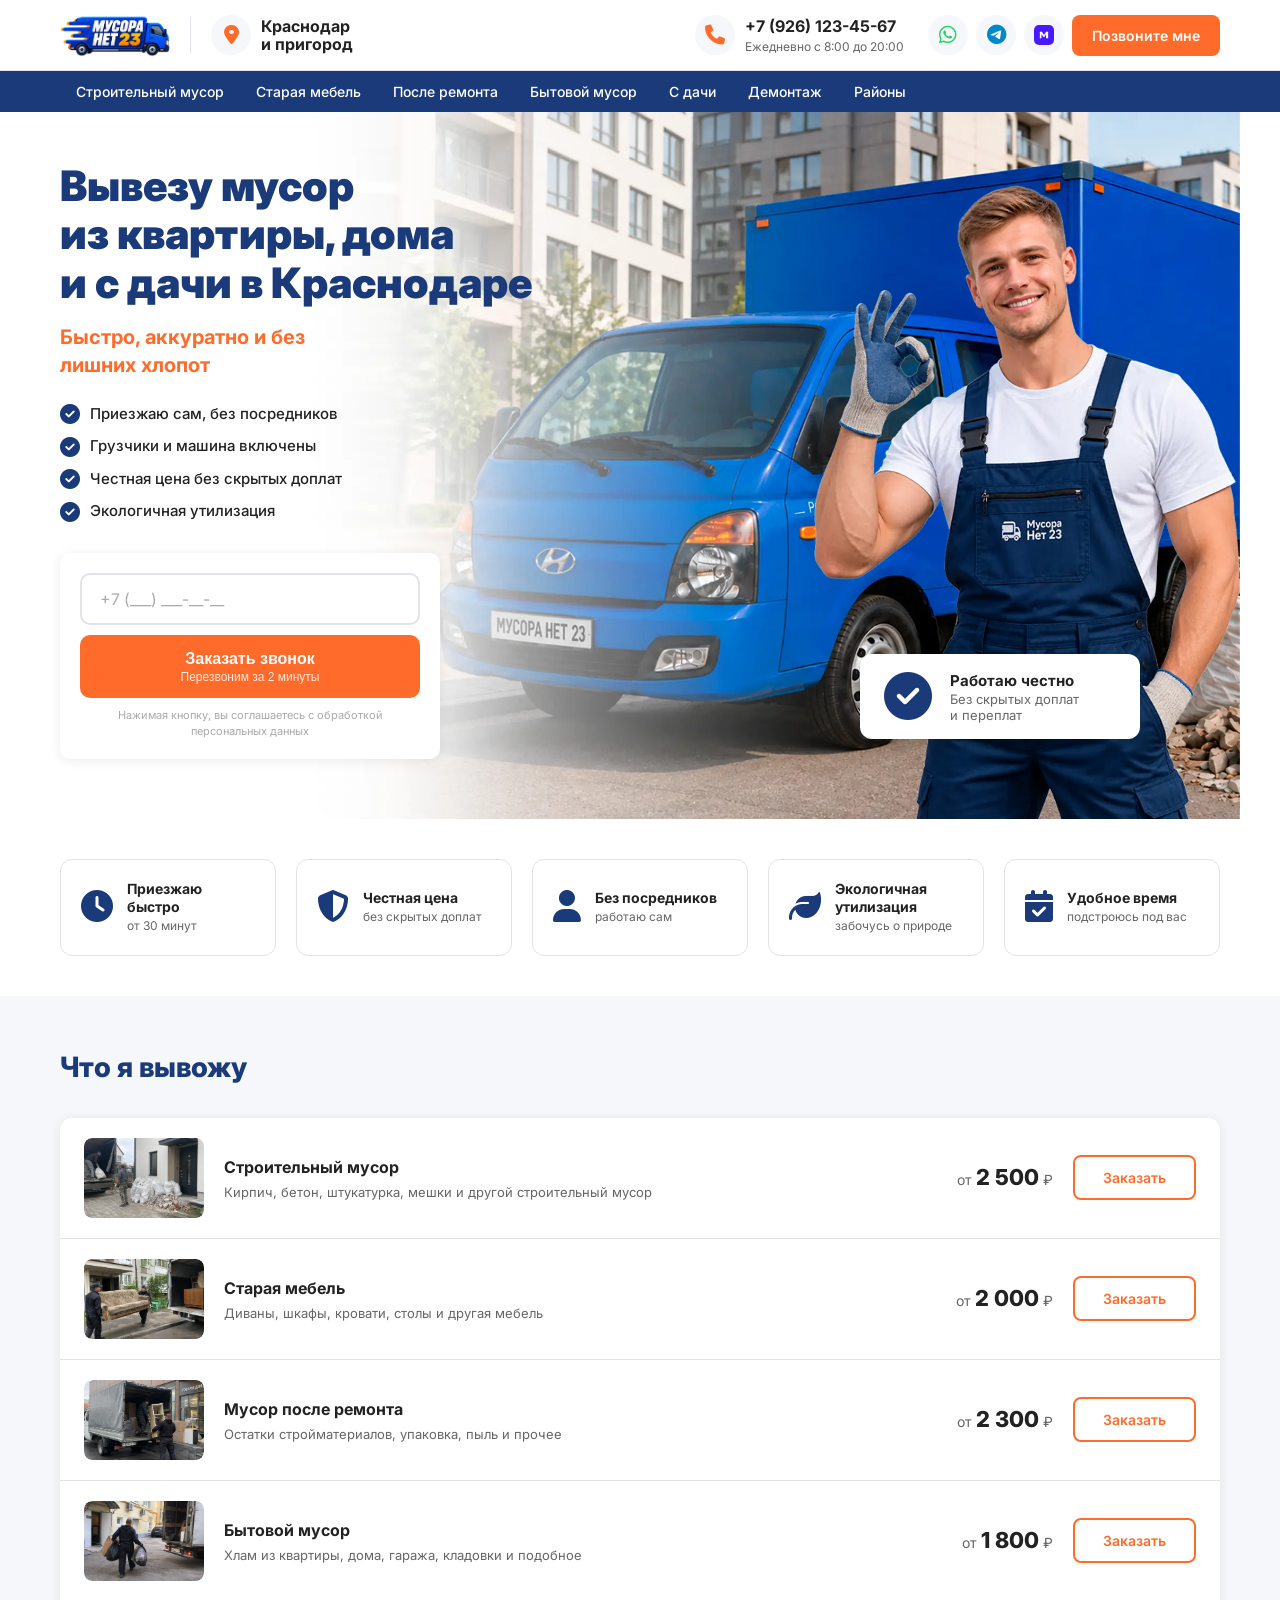
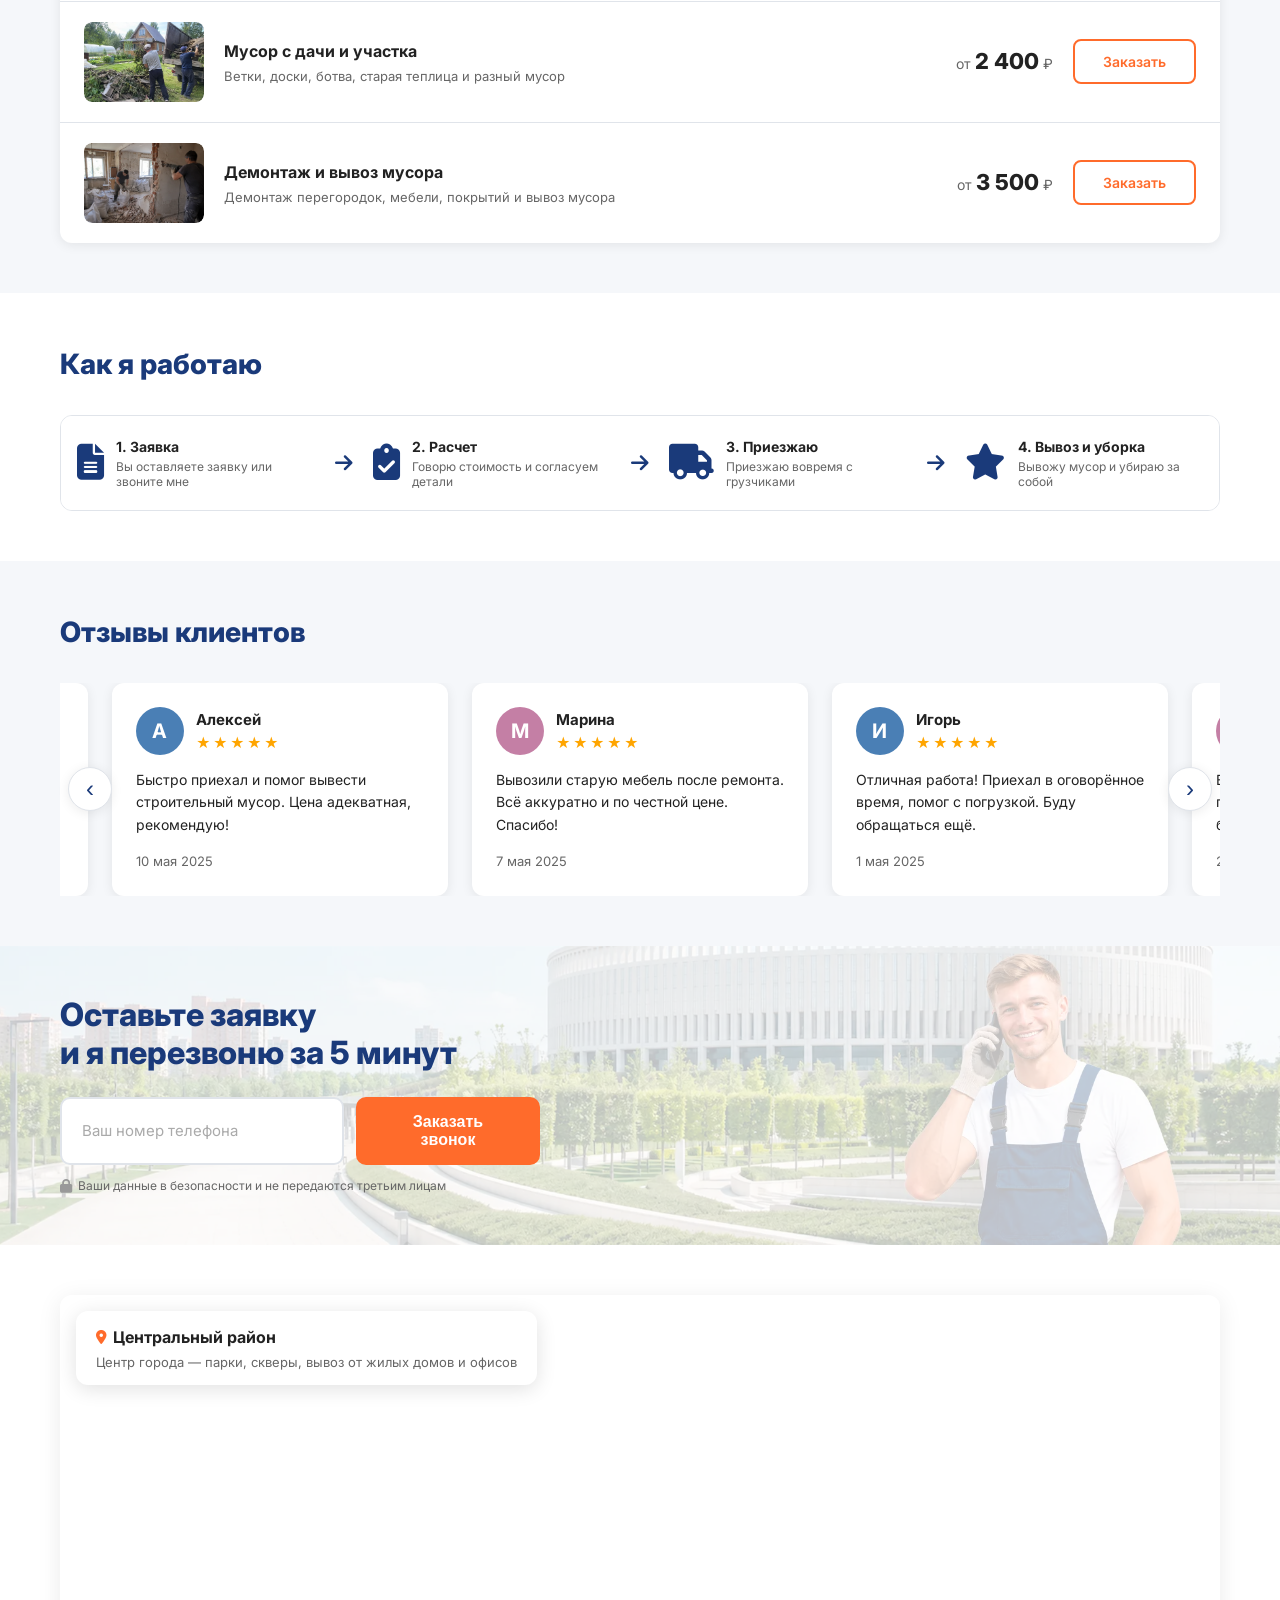
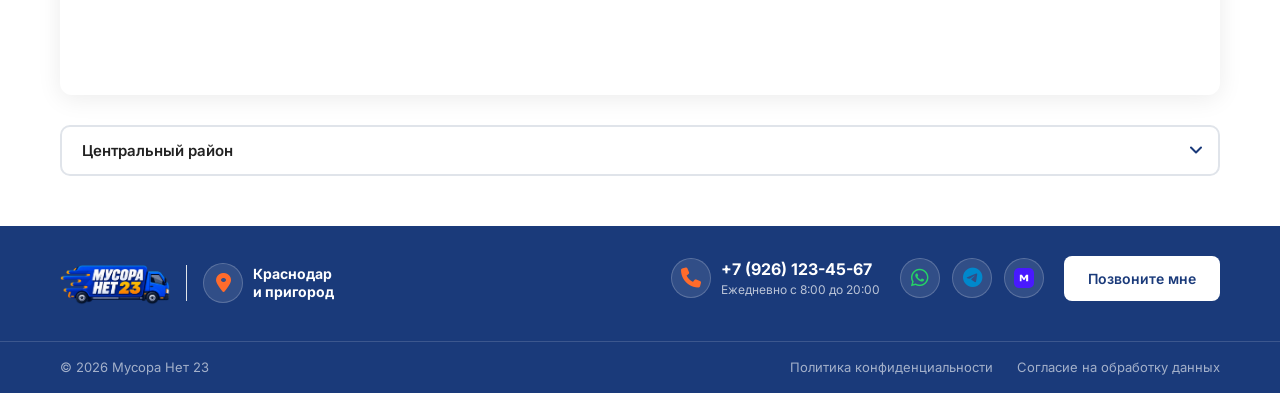
<file: index.html>
﻿<!DOCTYPE html>
<html lang="ru">
<head>
    <meta charset="UTF-8">
    <meta name="viewport" content="width=device-width, initial-scale=1.0">
    <title>Мусора Нет 23 — Вывоз мусора в Краснодаре | от 1 800 ₽</title>
    <meta name="description" content="Вывоз мусора в Краснодаре и пригороде от 1 800 ₽ за машину. Строительный мусор, старая мебель, бытовой хлам. Быстрый выезд, честные цены. Тел: +7 (926) 123-45-67">
    <meta name="keywords" content="вывоз мусора краснодар, вывоз строительного мусора, вывоз старой мебели, бытовой мусор краснодар, вывоз мусора цена, грузчики краснодар, вывоз хлама">
    <meta name="robots" content="index, follow">
    <link rel="canonical" href="https://musora-net-23.vercel.app/">
    <meta property="og:type" content="website">
    <meta property="og:title" content="Мусора Нет 23 — Вывоз мусора в Краснодаре">
    <meta property="og:description" content="Вывоз мусора в Краснодаре от 1 800 ₽. Строительный мусор, мебель, бытовой хлам. Быстрый выезд, честные цены.">
    <meta property="og:image" content="https://musora-net-23.vercel.app/assets/main.webp">
    <meta property="og:url" content="https://musora-net-23.vercel.app/">
    <meta property="og:locale" content="ru_RU">
    <script type="application/ld+json">
    {
        "@context": "https://schema.org",
        "@type": "LocalBusiness",
        "name": "Мусора Нет 23",
        "description": "Вывоз мусора в Краснодаре и пригороде",
        "url": "https://musora-net-23.vercel.app",
        "telephone": "+7-926-123-45-67",
        "address": {
            "@type": "PostalAddress",
            "addressLocality": "Краснодар",
            "addressCountry": "RU"
        },
        "geo": {
            "@type": "GeoCoordinates",
            "latitude": 45.0355,
            "longitude": 38.9753
        },
        "openingHours": "Mo-Su 08:00-20:00",
        "priceRange": "от 1800 до 5000 ₽"
    }
    </script>
    <link rel="stylesheet" href="./index.css">
    <link rel="stylesheet" href="service.css">
    <link href="https://fonts.googleapis.com/css2?family=Inter:wght@400;500;600;700;800;900&display=swap" rel="stylesheet">
    <link rel="stylesheet" href="https://cdnjs.cloudflare.com/ajax/libs/font-awesome/6.5.1/css/all.min.css">
</head>
<body>

    <!-- Header -->
    <header class="header">
        <div class="container header-inner">
            <div class="header-left">
                <div class="logo">
                    <img src="assets/logo.webp" alt="Мусора Нет 23" class="logo-icon">
                </div>
                <div class="header-separator"></div>
                <div class="header-location">
                    <div class="icon-badge">
                        <i class="fa-solid fa-location-dot" style="color:#ff6b2b;font-size:20px"></i>
                    </div>
                    <span>Краснодар<br>и пригород</span>
                </div>
            </div>
            <div class="header-right">
                <div class="header-phone-block">
                    <div class="icon-badge">
                        <i class="fa-solid fa-phone" style="color:#ff6b2b;font-size:20px"></i>
                    </div>
                    <div>
                        <a href="tel:+79261234567" class="header-phone">+7 (926) 123-45-67</a>
                        <span class="header-hours">Ежедневно с 8:00 до 20:00</span>
                    </div>
                </div>
                <button class="burger" id="burgerBtn" aria-label="Меню">
                    <span></span>
                    <span></span>
                    <span></span>
                </button>
                <div class="header-actions">
                    <a href="#" class="social-circle whatsapp" title="WhatsApp">
                        <i class="fa-brands fa-whatsapp" style="color:#25D366;font-size:20px"></i>
                    </a>
                    <a href="#" class="social-circle telegram" title="Telegram">
                        <i class="fa-brands fa-telegram" style="color:#0088cc;font-size:20px"></i>
                    </a>
                    <a href="#" class="social-circle max" title="MAX">
                        <svg width="20" height="20" viewBox="0 0 24 24" fill="none">
                            <defs><linearGradient id="maxGradH" x1="0" y1="0" x2="24" y2="24"><stop offset="0%" stop-color="#471AFF"/><stop offset="100%" stop-color="#9500FF"/></linearGradient></defs>
                            <rect width="24" height="24" rx="6" fill="url(#maxGradH)"/>
                            <path d="M7 8h2.5l2.5 4 2.5-4H17v8h-2.5v-5l-2 3.5h-1L9 11v5H7V8z" fill="white"/>
                        </svg>
                    </a>
                    <a href="javascript:void(0)" class="btn-call popup-trigger">Позвоните мне</a>
                </div>
            </div>
        </div>
    </header>

    <!-- Navigation -->
    <nav class="nav">
        <div class="container">
            <ul class="nav-list">
                <li><a href="stroitelniy-musor.html">Строительный мусор</a></li>
                <li><a href="staraya-mebel.html">Старая мебель</a></li>
                <li><a href="musor-posle-remonta.html">После ремонта</a></li>
                <li><a href="bytovoy-musor.html">Бытовой мусор</a></li>
                <li><a href="musor-s-dachi.html">С дачи</a></li>
                <li><a href="demontazh.html">Демонтаж</a></li>
                <li><a href="#map">Районы</a></li>
            </ul>
        </div>
    </nav>
    <!-- Мобильное меню (добавить после nav) -->

    <div class="mobile-overlay" id="mobileOverlay"></div>
    
    <aside class="mobile-menu" id="mobileMenu">
        <div class="mobile-menu-header">
            <div class="logo">
                <img src="assets/logo.webp" alt="Мусора Нет 23" class="logo-icon">
            </div>
            <button class="mobile-menu-close" id="mobileMenuClose" aria-label="Закрыть">
                <i class="fa-solid fa-xmark" style="font-size:24px;color:#222"></i>
            </button>
        </div>
        <nav class="mobile-nav">
            <a href="stroitelniy-musor.html">Строительный мусор</a>
            <a href="staraya-mebel.html">Старая мебель</a>
            <a href="musor-posle-remonta.html">После ремонта</a>
            <a href="bytovoy-musor.html">Бытовой мусор</a>
            <a href="musor-s-dachi.html">С дачи</a>
            <a href="demontazh.html">Демонтаж</a>
            <a href="#map">Районы</a>
        </nav>
        <div class="mobile-menu-footer">
            <div class="mobile-menu-location">
                <div class="icon-badge">
                    <i class="fa-solid fa-location-dot" style="color:#ff6b2b;font-size:20px"></i>
                </div>
                <span>Краснодар и пригород</span>
            </div>
            <div class="mobile-menu-phone-block">
                <div class="icon-badge">
                    <i class="fa-solid fa-phone" style="color:#ff6b2b;font-size:20px"></i>
                </div>
                <div>
                    <a href="tel:+79261234567" class="mobile-menu-phone">+7 (926) 123-45-67</a>
                    <span class="mobile-menu-hours">Ежедневно с 8:00 до 20:00</span>
                </div>
            </div>
            <div class="mobile-menu-socials">
                <a href="#" class="social-link whatsapp">
                    <i class="fa-brands fa-whatsapp" style="color:#25D366;font-size:22px"></i>
                    <span>WhatsApp</span>
                </a>
                <a href="#" class="social-link telegram">
                    <i class="fa-brands fa-telegram" style="color:#0088cc;font-size:22px"></i>
                    <span>Telegram</span>
                </a>
                <a href="#" class="social-link max">
                    <svg width="22" height="22" viewBox="0 0 24 24" fill="none">
                        <defs><linearGradient id="maxGradM" x1="0" y1="0" x2="24" y2="24"><stop offset="0%" stop-color="#471AFF"/><stop offset="100%" stop-color="#9500FF"/></linearGradient></defs>
                        <rect width="24" height="24" rx="6" fill="url(#maxGradM)"/>
                        <path d="M7 8h2.5l2.5 4 2.5-4H17v8h-2.5v-5l-2 3.5h-1L9 11v5H7V8z" fill="white"/>
                    </svg>
                    <span>MAX</span>
                </a>
            </div>
        </div>
    </aside>
    
    <!-- Sticky мобильная кнопка звонка -->
    <div class="mobile-sticky-call">
        <a href="tel:+79261234567" class="mobile-sticky-btn">
            <i class="fa-solid fa-phone" style="color:white;font-size:18px"></i>
            Позвонить
        </a>
    </div>

    <!-- Hero Section -->
    <section class="hero">
        <div class="container hero-inner">
            <div class="hero-content">
                <h1 class="hero-title">Вывезу мусор<br>из квартиры, дома<br>и с дачи в Краснодаре</h1>
                <p class="hero-subtitle">Быстро, аккуратно и без<br>лишних хлопот</p>
                <ul class="hero-features">
                    <li>
                        <i class="fa-solid fa-circle-check" style="color:#1a3a7a;font-size:20px"></i>
                        Приезжаю сам, без посредников
                    </li>
                    <li>
                        <i class="fa-solid fa-circle-check" style="color:#1a3a7a;font-size:20px"></i>
                        Грузчики и машина включены
                    </li>
                    <li>
                        <i class="fa-solid fa-circle-check" style="color:#1a3a7a;font-size:20px"></i>
                        Честная цена без скрытых доплат
                    </li>
                    <li>
                        <i class="fa-solid fa-circle-check" style="color:#1a3a7a;font-size:20px"></i>
                        Экологичная утилизация
                    </li>
                </ul>
                <div class="hero-cta">
                    <form action="send.php" method="POST" class="hero-form">
                        <input type="hidden" name="page" value="Главная">
                        <input type="hidden" name="service" value="Заказать звонок">
                        <input type="hidden" name="name" value="С сайта">
                        <input type="tel" name="phone" placeholder="+7 (___) ___-__-__" required class="hero-form-input">
                        <button type="submit" class="btn-primary hero-form-btn"><span>Заказать звонок</span><small>Перезвоним за 2 минуты</small></button>
                        <span class="hero-form-privacy">Нажимая кнопку, вы соглашаетесь с обработкой персональных данных</span>
                    </form>
                </div>
                <div class="hero-badge">
                    <div class="hero-badge-icon">
                        <i class="fa-solid fa-circle-check" style="color:#1a3a7a;font-size:48px"></i>
                    </div>
                    <div class="hero-badge-text">
                        <strong>Работаю честно</strong>
                        <span>Без скрытых доплат</span>
                        <span>и переплат</span>
                    </div>
                </div>
            </div>
        </div>
    </section>

    <!-- Features Row -->
    <section class="features-row">
        <div class="container">
            <div class="features-grid">
                <div class="feature-card">
                    <div class="feature-icon">
                        <i class="fa-solid fa-clock" style="color:#1a3a7a;font-size:32px"></i>
                    </div>
                    <div class="feature-text">
                        <strong>Приезжаю быстро</strong>
                        <span>от 30 минут</span>
                    </div>
                </div>
                <div class="feature-card">
                    <div class="feature-icon">
                        <i class="fa-solid fa-shield-halved" style="color:#1a3a7a;font-size:32px"></i>
                    </div>
                    <div class="feature-text">
                        <strong>Честная цена</strong>
                        <span>без скрытых доплат</span>
                    </div>
                </div>
                <div class="feature-card">
                    <div class="feature-icon">
                        <i class="fa-solid fa-user" style="color:#1a3a7a;font-size:32px"></i>
                    </div>
                    <div class="feature-text">
                        <strong>Без посредников</strong>
                        <span>работаю сам</span>
                    </div>
                </div>
                <div class="feature-card">
                    <div class="feature-icon">
                        <i class="fa-solid fa-leaf" style="color:#1a3a7a;font-size:32px"></i>
                    </div>
                    <div class="feature-text">
                        <strong>Экологичная утилизация</strong>
                        <span>забочусь о природе</span>
                    </div>
                </div>
                <div class="feature-card">
                    <div class="feature-icon">
                        <i class="fa-solid fa-calendar-check" style="color:#1a3a7a;font-size:32px"></i>
                    </div>
                    <div class="feature-text">
                        <strong>Удобное время</strong>
                        <span>подстроюсь под вас</span>
                    </div>
                </div>
            </div>
        </div>
    </section>

    <!-- Services Section -->
    <section class="services">
        <div class="container">
            <h2 class="section-title">Что я вывожу</h2>
            <div class="services-list">
                <div class="service-item">
                    <div class="service-img">
                        <img src="assets/stroitelnii-musor.webp" alt="Строительный мусор" class="service-img-photo">
                    </div>
                    <div class="service-info">
                        <h3>Строительный мусор</h3>
                        <p>Кирпич, бетон, штукатурка, мешки и другой строительный мусор</p>
                    </div>
                    <div class="service-price">
                        от <strong>2 500</strong> ₽
                    </div>
                    <a href="stroitelniy-musor.html" class="btn-order">Заказать</a>
                </div>
                <div class="service-item">
                    <div class="service-img">
                        <img src="assets/staraia-mebel.webp" alt="Старая мебель" class="service-img-photo">
                    </div>
                    <div class="service-info">
                        <h3>Старая мебель</h3>
                        <p>Диваны, шкафы, кровати, столы и другая мебель</p>
                    </div>
                    <div class="service-price">
                        от <strong>2 000</strong> ₽
                    </div>
                    <a href="staraya-mebel.html" class="btn-order">Заказать</a>
                </div>
                <div class="service-item">
                    <div class="service-img">
                        <img src="assets/posle-remonta.webp" alt="Мусор после ремонта" class="service-img-photo">
                    </div>
                    <div class="service-info">
                        <h3>Мусор после ремонта</h3>
                        <p>Остатки стройматериалов, упаковка, пыль и прочее</p>
                    </div>
                    <div class="service-price">
                        от <strong>2 300</strong> ₽
                    </div>
                    <a href="musor-posle-remonta.html" class="btn-order">Заказать</a>
                </div>
                <div class="service-item">
                    <div class="service-img">
                        <img src="assets/bitovoi-musor.webp" alt="Бытовой мусор" class="service-img-photo">
                    </div>
                    <div class="service-info">
                        <h3>Бытовой мусор</h3>
                        <p>Хлам из квартиры, дома, гаража, кладовки и подобное</p>
                    </div>
                    <div class="service-price">
                        от <strong>1 800</strong> ₽
                    </div>
                    <a href="bytovoy-musor.html" class="btn-order">Заказать</a>
                </div>
                <div class="service-item">
                    <div class="service-img">
                        <img src="assets/s-dachi.webp" alt="Мусор с дачи" class="service-img-photo">
                    </div>
                    <div class="service-info">
                        <h3>Мусор с дачи и участка</h3>
                        <p>Ветки, доски, ботва, старая теплица и разный мусор</p>
                    </div>
                    <div class="service-price">
                        от <strong>2 400</strong> ₽
                    </div>
                    <a href="musor-s-dachi.html" class="btn-order">Заказать</a>
                </div>
                <div class="service-item">
                    <div class="service-img">
                        <img src="assets/demontaz.webp" alt="Демонтаж" class="service-img-photo">
                    </div>
                    <div class="service-info">
                        <h3>Демонтаж и вывоз мусора</h3>
                        <p>Демонтаж перегородок, мебели, покрытий и вывоз мусора</p>
                    </div>
                    <div class="service-price">
                        от <strong>3 500</strong> ₽
                    </div>
                    <a href="demontazh.html" class="btn-order">Заказать</a>
                </div>
            </div>
        </div>
    </section>

    <!-- How I Work -->
    <section class="how-it-works">
        <div class="container">
            <h2 class="section-title">Как я работаю</h2>
            <div class="steps-grid">
                <div class="step-item">
                    <div class="step-icon">
                        <i class="fa-solid fa-file-lines" style="color:#1a3a7a;font-size:36px"></i>
                    </div>
                    <div class="step-content">
                        <strong>1. Заявка</strong>
                        <span>Вы оставляете заявку или звоните мне</span>
                    </div>
                </div>
                <div class="step-arrow">
                    <i class="fa-solid fa-arrow-right" style="color:#1a3a7a;font-size:20px"></i>
                </div>
                <div class="step-item">
                    <div class="step-icon">
                        <i class="fa-solid fa-clipboard-check" style="color:#1a3a7a;font-size:36px"></i>
                    </div>
                    <div class="step-content">
                        <strong>2. Расчет</strong>
                        <span>Говорю стоимость и согласуем детали</span>
                    </div>
                </div>
                <div class="step-arrow">
                    <i class="fa-solid fa-arrow-right" style="color:#1a3a7a;font-size:20px"></i>
                </div>
                <div class="step-item">
                    <div class="step-icon">
                        <i class="fa-solid fa-truck" style="color:#1a3a7a;font-size:36px"></i>
                    </div>
                    <div class="step-content">
                        <strong>3. Приезжаю</strong>
                        <span>Приезжаю вовремя с грузчиками</span>
                    </div>
                </div>
                <div class="step-arrow">
                    <i class="fa-solid fa-arrow-right" style="color:#1a3a7a;font-size:20px"></i>
                </div>
                <div class="step-item">
                    <div class="step-icon">
                        <i class="fa-solid fa-star" style="color:#1a3a7a;font-size:36px"></i>
                    </div>
                    <div class="step-content">
                        <strong>4. Вывоз и уборка</strong>
                        <span>Вывожу мусор и убираю за собой</span>
                    </div>
                </div>
            </div>
        </div>
    </section>

    <!-- Reviews -->
    <section class="reviews">
        <div class="container">
            <div class="reviews-top">
                <h2 class="section-title">Отзывы клиентов</h2>
            </div>
            <div class="reviews-slider">
                <button class="slider-arrow slider-prev" aria-label="Назад">‹</button>
                <div class="reviews-viewport">
                    <div class="reviews-track">
                        <div class="review-card">
                            <div class="review-header">
                                <div class="review-avatar"><div class="avatar-placeholder male">А</div></div>
                                <div class="review-author"><strong>Алексей</strong><div class="review-stars"><span>★</span><span>★</span><span>★</span><span>★</span><span>★</span></div></div>
                            </div>
                            <p class="review-text">Быстро приехал и помог вывести строительный мусор. Цена адекватная, рекомендую!</p>
                            <span class="review-date">10 мая 2025</span>
                        </div>
                        <div class="review-card">
                            <div class="review-header">
                                <div class="review-avatar"><div class="avatar-placeholder female">М</div></div>
                                <div class="review-author"><strong>Марина</strong><div class="review-stars"><span>★</span><span>★</span><span>★</span><span>★</span><span>★</span></div></div>
                            </div>
                            <p class="review-text">Вывозили старую мебель после ремонта. Всё аккуратно и по честной цене. Спасибо!</p>
                            <span class="review-date">7 мая 2025</span>
                        </div>
                        <div class="review-card">
                            <div class="review-header">
                                <div class="review-avatar"><div class="avatar-placeholder male">И</div></div>
                                <div class="review-author"><strong>Игорь</strong><div class="review-stars"><span>★</span><span>★</span><span>★</span><span>★</span><span>★</span></div></div>
                            </div>
                            <p class="review-text">Отличная работа! Приехал в оговорённое время, помог с погрузкой. Буду обращаться ещё.</p>
                            <span class="review-date">1 мая 2025</span>
                        </div>
                        <div class="review-card">
                            <div class="review-header">
                                <div class="review-avatar"><div class="avatar-placeholder female">Е</div></div>
                                <div class="review-author"><strong>Елена</strong><div class="review-stars"><span>★</span><span>★</span><span>★</span><span>★</span><span>★</span></div></div>
                            </div>
                            <p class="review-text">Вызывала для вывоза бытового мусора после генеральной уборки. Всё сделали быстро и чисто.</p>
                            <span class="review-date">28 апреля 2025</span>
                        </div>
                        <div class="review-card">
                            <div class="review-header">
                                <div class="review-avatar"><div class="avatar-placeholder male">Д</div></div>
                                <div class="review-author"><strong>Дмитрий</strong><div class="review-stars"><span>★</span><span>★</span><span>★</span><span>★</span><span>★</span></div></div>
                            </div>
                            <p class="review-text">Вывозили кирпич и бетон после демонтажа стены. Приехали вовремя, цена как обещали.</p>
                            <span class="review-date">22 апреля 2025</span>
                        </div>
                        <div class="review-card">
                            <div class="review-header">
                                <div class="review-avatar"><div class="avatar-placeholder female">О</div></div>
                                <div class="review-author"><strong>Ольга</strong><div class="review-stars"><span>★</span><span>★</span><span>★</span><span>★</span><span>★</span></div></div>
                            </div>
                            <p class="review-text">Обращалась дважды — выводили мусор после ремонта и старую технику. Всегда вежливые и пунктуальные.</p>
                            <span class="review-date">15 апреля 2025</span>
                        </div>
                        <div class="review-card">
                            <div class="review-header">
                                <div class="review-avatar"><div class="avatar-placeholder male">С</div></div>
                                <div class="review-author"><strong>Сергей</strong><div class="review-stars"><span>★</span><span>★</span><span>★</span><span>★</span><span>★</span></div></div>
                            </div>
                            <p class="review-text">Нужно было срочно вывезти мусор из квартиры перед продажей. Помогли за пару часов.</p>
                            <span class="review-date">10 апреля 2025</span>
                        </div>
                        <div class="review-card">
                            <div class="review-header">
                                <div class="review-avatar"><div class="avatar-placeholder female">Н</div></div>
                                <div class="review-author"><strong>Наталья</strong><div class="review-stars"><span>★</span><span>★</span><span>★</span><span>★</span><span>★</span></div></div>
                            </div>
                            <p class="review-text">Вывозили строительный мусор с дачи. Всё вычистили, даже пол подмели. Очень довольна!</p>
                            <span class="review-date">3 апреля 2025</span>
                        </div>
                        <div class="review-card">
                            <div class="review-header">
                                <div class="review-avatar"><div class="avatar-placeholder male">А</div></div>
                                <div class="review-author"><strong>Андрей</strong><div class="review-stars"><span>★</span><span>★</span><span>★</span><span>★</span><span>★</span></div></div>
                            </div>
                            <p class="review-text">Отличный сервис! Заказывал вывоз габаритного мусора — справились без проблем.</p>
                            <span class="review-date">28 марта 2025</span>
                        </div>
                        <div class="review-card">
                            <div class="review-header">
                                <div class="review-avatar"><div class="avatar-placeholder female">Т</div></div>
                                <div class="review-author"><strong>Татьяна</strong><div class="review-stars"><span>★</span><span>★</span><span>★</span><span>★</span><span>★</span></div></div>
                            </div>
                            <p class="review-text">После затопления пришлось выкинуть половину мебели. Ребята помогли всё вывезти за один день.</p>
                            <span class="review-date">20 марта 2025</span>
                        </div>
                        <div class="review-card">
                            <div class="review-header">
                                <div class="review-avatar"><div class="avatar-placeholder male">П</div></div>
                                <div class="review-author"><strong>Павел</strong><div class="review-stars"><span>★</span><span>★</span><span>★</span><span>★</span><span>★</span></div></div>
                            </div>
                            <p class="review-text">Вывозили старый забор и стройматериалы. Быстро, аккуратно, без лишних вопросов.</p>
                            <span class="review-date">14 марта 2025</span>
                        </div>
                        <div class="review-card">
                            <div class="review-header">
                                <div class="review-avatar"><div class="avatar-placeholder female">В</div></div>
                                <div class="review-author"><strong>Виктория</strong><div class="review-stars"><span>★</span><span>★</span><span>★</span><span>★</span><span>★</span></div></div>
                            </div>
                            <p class="review-text">Обратилась по совету подруги. Вывели мусор из квартиры после ремонта — всё на совесть.</p>
                            <span class="review-date">7 марта 2025</span>
                        </div>
                        <div class="review-card">
                            <div class="review-header">
                                <div class="review-avatar"><div class="avatar-placeholder male">Р</div></div>
                                <div class="review-author"><strong>Роман</strong><div class="review-stars"><span>★</span><span>★</span><span>★</span><span>★</span><span>★</span></div></div>
                            </div>
                            <p class="review-text">Нужно было вывезти старый металлический забор. Договорились быстро, цена справедливая.</p>
                            <span class="review-date">28 февраля 2025</span>
                        </div>
                        <div class="review-card">
                            <div class="review-header">
                                <div class="review-avatar"><div class="avatar-placeholder female">К</div></div>
                                <div class="review-author"><strong>Кристина</strong><div class="review-stars"><span>★</span><span>★</span><span>★</span><span>★</span><span>★</span></div></div>
                            </div>
                            <p class="review-text">Вывозили мусор после пожара. Ребята были очень чуткие и помогли со всем.</p>
                            <span class="review-date">20 февраля 2025</span>
                        </div>
                        <div class="review-card">
                            <div class="review-header">
                                <div class="review-avatar"><div class="avatar-placeholder male">М</div></div>
                                <div class="review-author"><strong>Михаил</strong><div class="review-stars"><span>★</span><span>★</span><span>★</span><span>★</span><span>★</span></div></div>
                            </div>
                            <p class="review-text">Заказывал вывоз строительного мусора с ремонта двухкомнатной квартиры. Всё вывезли за час.</p>
                            <span class="review-date">12 февраля 2025</span>
                        </div>
                        <div class="review-card">
                            <div class="review-header">
                                <div class="review-avatar"><div class="avatar-placeholder female">Л</div></div>
                                <div class="review-author"><strong>Людмила</strong><div class="review-stars"><span>★</span><span>★</span><span>★</span><span>★</span><span>★</span></div></div>
                            </div>
                            <p class="review-text">Вывозили старую ванну и раковину. Мужчины вежливые, работу сделали быстро.</p>
                            <span class="review-date">5 февраля 2025</span>
                        </div>
                        <div class="review-card">
                            <div class="review-header">
                                <div class="review-avatar"><div class="avatar-placeholder male">В</div></div>
                                <div class="review-author"><strong>Вадим</strong><div class="review-stars"><span>★</span><span>★</span><span>★</span><span>★</span><span>★</span></div></div>
                            </div>
                            <p class="review-text">Помогли вывезти мебель из офиса при переезде. Всё аккуратно, ничего не повредили.</p>
                            <span class="review-date">28 января 2025</span>
                        </div>
                        <div class="review-card">
                            <div class="review-header">
                                <div class="review-avatar"><div class="avatar-placeholder female">И</div></div>
                                <div class="review-author"><strong>Ирина</strong><div class="review-stars"><span>★</span><span>★</span><span>★</span><span>★</span><span>★</span></div></div>
                            </div>
                            <p class="review-text">Вывозили мусор после капитального ремонта кухни. Всё сделали в тот же день.</p>
                            <span class="review-date">18 января 2025</span>
                        </div>
                        <div class="review-card">
                            <div class="review-header">
                                <div class="review-avatar"><div class="avatar-placeholder male">Е</div></div>
                                <div class="review-author"><strong>Евгений</strong><div class="review-stars"><span>★</span><span>★</span><span>★</span><span>★</span><span>★</span></div></div>
                            </div>
                            <p class="review-text">Нужно было срочно вывезти строительный мусор из гаража. Приехали через полчаса.</p>
                            <span class="review-date">10 января 2025</span>
                        </div>
                        <div class="review-card">
                            <div class="review-header">
                                <div class="review-avatar"><div class="avatar-placeholder female">С</div></div>
                                <div class="review-author"><strong>Светлана</strong><div class="review-stars"><span>★</span><span>★</span><span>★</span><span>★</span><span>★</span></div></div>
                            </div>
                            <p class="review-text">Обращалась для вывоза старой мебели из родительского дома. Всё вычистили, очень благодарна.</p>
                            <span class="review-date">2 января 2025</span>
                        </div>
                    </div>
                </div>
                <button class="slider-arrow slider-next" aria-label="Вперёд">›</button>
            </div>
        </div>
    </section>

    <!-- CTA Section -->
    <section class="cta-section">
        <div class="container cta-inner">
            <div class="cta-content">
                <h2>Оставьте заявку<br>и я перезвоню за 5 минут</h2>
                <form class="cta-form">
                    <input type="tel" placeholder="Ваш номер телефона" class="cta-input">
                    <button type="submit" class="btn-primary">Заказать звонок</button>
                </form>
                <p class="cta-privacy">
                    <i class="fa-solid fa-lock" style="color:#999;font-size:14px"></i>
                    Ваши данные в безопасности и не передаются третьим лицам
                </p>
            </div>
        </div>
    </section>

    <!-- Map / Areas -->
    <section class="areas-section">
        <div class="container">
            <div class="map-wrapper">
                <div class="map-fade" id="mapFade"></div>
                <iframe
                    id="yandex-map"
                    src="https://yandex.ru/map-widget/v1/?ll=38.9753%2C45.0355&z=12&l=map&coordorder=longlat"
                    width="100%"
                    height="400"
                    frameborder="0"
                    allowfullscreen="true"
                ></iframe>
                <div class="map-popup" id="mapPopup">
                    <div class="popup-city">
                        <i class="fa-solid fa-location-dot" style="color:#ff6b2b;font-size:14px"></i>
                        <span id="popupAreaName">Краснодар</span>
                    </div>
                    <div class="popup-desc" id="popupDesc">Работаю по всему городу</div>
                </div>
            </div>
            <select class="area-select" id="areaSelect">
                <option value="0" selected>Центральный район</option>
                <option value="1">Фестивальный район</option>
                <option value="2">Юбилейный район</option>
                <option value="3">Черёмушки</option>
                <option value="4">Гидрострой</option>
                <option value="5">Комсомольский район</option>
                <option value="6">Пашковский район</option>
                <option value="7">Славянский район</option>
                <option value="8">Школьный район</option>
                <option value="9">ЗИП</option>
                <option value="10">ККБ</option>
                <option value="11">Энка</option>
                <option value="12">Восточно-Кругликовский район</option>
                <option value="13">Западный обход</option>
                <option value="14">Музыкальный район</option>
                <option value="15">Немецкая деревня</option>
                <option value="16">Микрохирургия глаза</option>
                <option value="17">СХИ</option>
                <option value="18">Панорама</option>
                <option value="19">Губернский район</option>
                <option value="20">Московский район</option>
                <option value="21">Российский район</option>
                <option value="22">Молодёжный район</option>
                <option value="23">Почтовый район</option>
                <option value="24">Авиагородок</option>
                <option value="25">Аврора</option>
                <option value="26">9-й километр</option>
                <option value="27">40 лет Победы</option>
                <option value="28">2-я Площадка</option>
                <option value="29">Витаминкомбинат</option>
                <option value="30">Северный</option>
                <option value="31">Ростовское шоссе</option>
                <option value="32">Красная площадь</option>
                <option value="33">Репино</option>
                <option value="34">Горхутор</option>
                <option value="35">Кожзавод</option>
                <option value="36">Дубинка</option>
                <option value="37">Табачка</option>
                <option value="38">РМЗ</option>
                <option value="39">ХБК</option>
                <option value="40">КСК</option>
                <option value="41">ТЭЦ</option>
                <option value="42">РИП</option>
                <option value="43">Рубероидный</option>
                <option value="44">Плодородный</option>
                <option value="45">Краснодарский</option>
                <option value="46">Любимово</option>
                <option value="47">Калинино</option>
                <option value="48">Индустриальный</option>
                <option value="49">Знаменский</option>
                <option value="50">Новознаменский</option>
                <option value="51">Лорис</option>
                <option value="52">Берёзовый</option>
                <option value="53">Лазурный</option>
                <option value="54">Колос</option>
                <option value="55">Копанской</option>
                <option value="56">Пригородный</option>
                <option value="57">Октябрьский</option>
                <option value="58">Победитель</option>
                <option value="59">Прогресс</option>
                <option value="60">Учхоз Кубань</option>
                <option value="61">Поле чудес</option>
                <option value="62">Микрорайон Жукова</option>
                <option value="63">Европея</option>
                <option value="64">Катюша</option>
                <option value="65">Николино Парк</option>
                <option value="66">Восточный район</option>
                <option value="67">Южный район</option>
                <option value="68">Аэропорт</option>
                <option value="69">Старый Центр</option>
                <option value="70">Горогороды</option>
            </select>
        </div>
    </section>

    <!-- Footer -->
    <!-- SEO текст -->
    <section class="seo-hidden" style="padding:0;height:0;overflow:visible;position:relative;">
        <div style="position:absolute;left:-9999px;top:auto;width:1px;height:1px;overflow:hidden;">
            <h2>Вывоз мусора в Краснодаре — услуги компании «Мусора Нет 23»</h2>
            <p>Компания «Мусора Нет 23» предоставляет услуги по вывозу мусора в Краснодаре и пригороде. Мы работаем ежедневно с 8:00 до 20:00 и выполняем заказы любой сложности — от вывоза бытового мусора из квартиры до вывоза строительного мусора после ремонта или демонтажа.</p>
            <p>Наши услуги: вывоз строительного мусора (кирпич, бетон, штукатурка), вывоз старой мебели (диваны, шкафы, кровати), вывоз мусора после ремонта (остатки стройматериалов, упаковка), вывоз бытового мусора (хлам из квартиры, гаража, кладовки), вывоз мусора с дачи и участка (ветки, доски, ботва), демонтаж и вывоз мусора (перегородки, покрытия, встроенная мебель).</p>
            <p>Цены на вывоз мусора в Краснодаре начинаются от 1 800 ₽ за машину. Мы берём на себя все работы по погрузке и транспортировке. Бесплатный выезд для оценки объёма, точный расчёт стоимости до начала работ. Звоните: +7 (926) 123-45-67.</p>
        </div>
    </section>

    <footer class="footer">
        <div class="container footer-inner">
            <div class="footer-left">
                <div class="logo">
                    <img src="assets/logo.webp" alt="Мусора Нет 23" class="logo-icon">
                </div>
                <div class="header-separator"></div>
                <div class="footer-location">
                    <div class="icon-badge">
                        <i class="fa-solid fa-location-dot" style="color:#ff6b2b;font-size:20px"></i>
                    </div>
                    <span>Краснодар<br>и пригород</span>
                </div>
            </div>
            <div class="footer-right">
                <div class="footer-phone-block">
                    <div class="icon-badge">
                        <i class="fa-solid fa-phone" style="color:#ff6b2b;font-size:20px"></i>
                    </div>
                    <div>
                        <a href="tel:+79261234567" class="footer-phone">+7 (926) 123-45-67</a>
                        <span class="footer-hours">Ежедневно с 8:00 до 20:00</span>
                    </div>
                </div>
                <div class="footer-socials">
                    <a href="#" class="social-circle whatsapp" title="WhatsApp">
                        <i class="fa-brands fa-whatsapp" style="color:#25D366;font-size:20px"></i>
                    </a>
                    <a href="#" class="social-circle telegram" title="Telegram">
                        <i class="fa-brands fa-telegram" style="color:#0088cc;font-size:20px"></i>
                    </a>
                    <a href="#" class="social-circle max" title="MAX">
                        <svg width="20" height="20" viewBox="0 0 24 24" fill="none">
                            <defs><linearGradient id="maxGradF" x1="0" y1="0" x2="24" y2="24"><stop offset="0%" stop-color="#471AFF"/><stop offset="100%" stop-color="#9500FF"/></linearGradient></defs>
                            <rect width="24" height="24" rx="6" fill="url(#maxGradF)"/>
                            <path d="M7 8h2.5l2.5 4 2.5-4H17v8h-2.5v-5l-2 3.5h-1L9 11v5H7V8z" fill="white"/>
                        </svg>
                    </a>
                </div>
                <a href="javascript:void(0)" class="btn-call popup-trigger">Позвоните мне</a>
            </div>
        </div>
        <div class="footer-bottom">
            <div class="container footer-bottom-inner">
                <span>© 2026 Мусора Нет 23</span>
                <div class="footer-links">
                    <a href="#">Политика конфиденциальности</a>
                    <a href="#">Согласие на обработку данных</a>
                </div>
            </div>
        </div>
    </footer>
    <script src="./script.js"></script>

    <!-- Popup -->
    <div class="popup-overlay" id="popupOverlay">
        <div class="popup-form">
            <button class="popup-close" id="popupClose">&times;</button>
            <div id="popupContent">
                <h3>Заказать обратный звонок</h3>
                <p class="popup-subtitle">Оставьте номер — перезвоним за 5 минут</p>
                <form action="send.php" method="POST">
                    <input type="hidden" name="page" value="Главная страница">
                    <input type="hidden" name="service" value="Обратный звонок">
                    <div class="form-group">
                        <label for="popupName">Ваше имя</label>
                        <input type="text" id="popupName" name="name" placeholder="Как к вам обращаться?">
                    </div>
                    <div class="form-group">
                        <label for="popupPhone">Телефон</label>
                        <input type="tel" id="popupPhone" name="phone" placeholder="+7 (___) ___-__-__">
                    </div>
                    <button type="submit" class="btn-submit" id="popupSubmit">Перезвоните мне</button>
                    <p class="popup-privacy">Нажимая кнопку, вы соглашаетесь с обработкой персональных данных</p>
                </form>
            </div>
            <div class="popup-success" id="popupSuccess">
                <div class="popup-success-icon">✓</div>
                <h3>Спасибо!</h3>
                <p>Мы перезвоним вам в ближайшее время</p>
            </div>
        </div>
    </div>

    <script>
    (function() {
        var overlay = document.getElementById('popupOverlay');
        var closeBtn = document.getElementById('popupClose');
        var triggers = document.querySelectorAll('.popup-trigger');
        var submitBtn = document.getElementById('popupSubmit');
        var content = document.getElementById('popupContent');
        var success = document.getElementById('popupSuccess');

        triggers.forEach(function(btn) {
            btn.addEventListener('click', function(e) {
                e.preventDefault();
                overlay.classList.add('active');
            });
        });

        closeBtn.addEventListener('click', function() {
            overlay.classList.remove('active');
            content.style.display = '';
            success.classList.remove('show');
        });

        overlay.addEventListener('click', function(e) {
            if (e.target === overlay) {
                overlay.classList.remove('active');
                content.style.display = '';
                success.classList.remove('show');
            }
        });

        document.addEventListener('keydown', function(e) {
            if (e.key === 'Escape' && overlay.classList.contains('active')) {
                overlay.classList.remove('active');
                content.style.display = '';
                success.classList.remove('show');
            }
        });

        submitBtn.addEventListener('click', function() {
            content.style.display = 'none';
            success.classList.add('show');
        });
    })();
    </script>
</body>
</html>
</file>
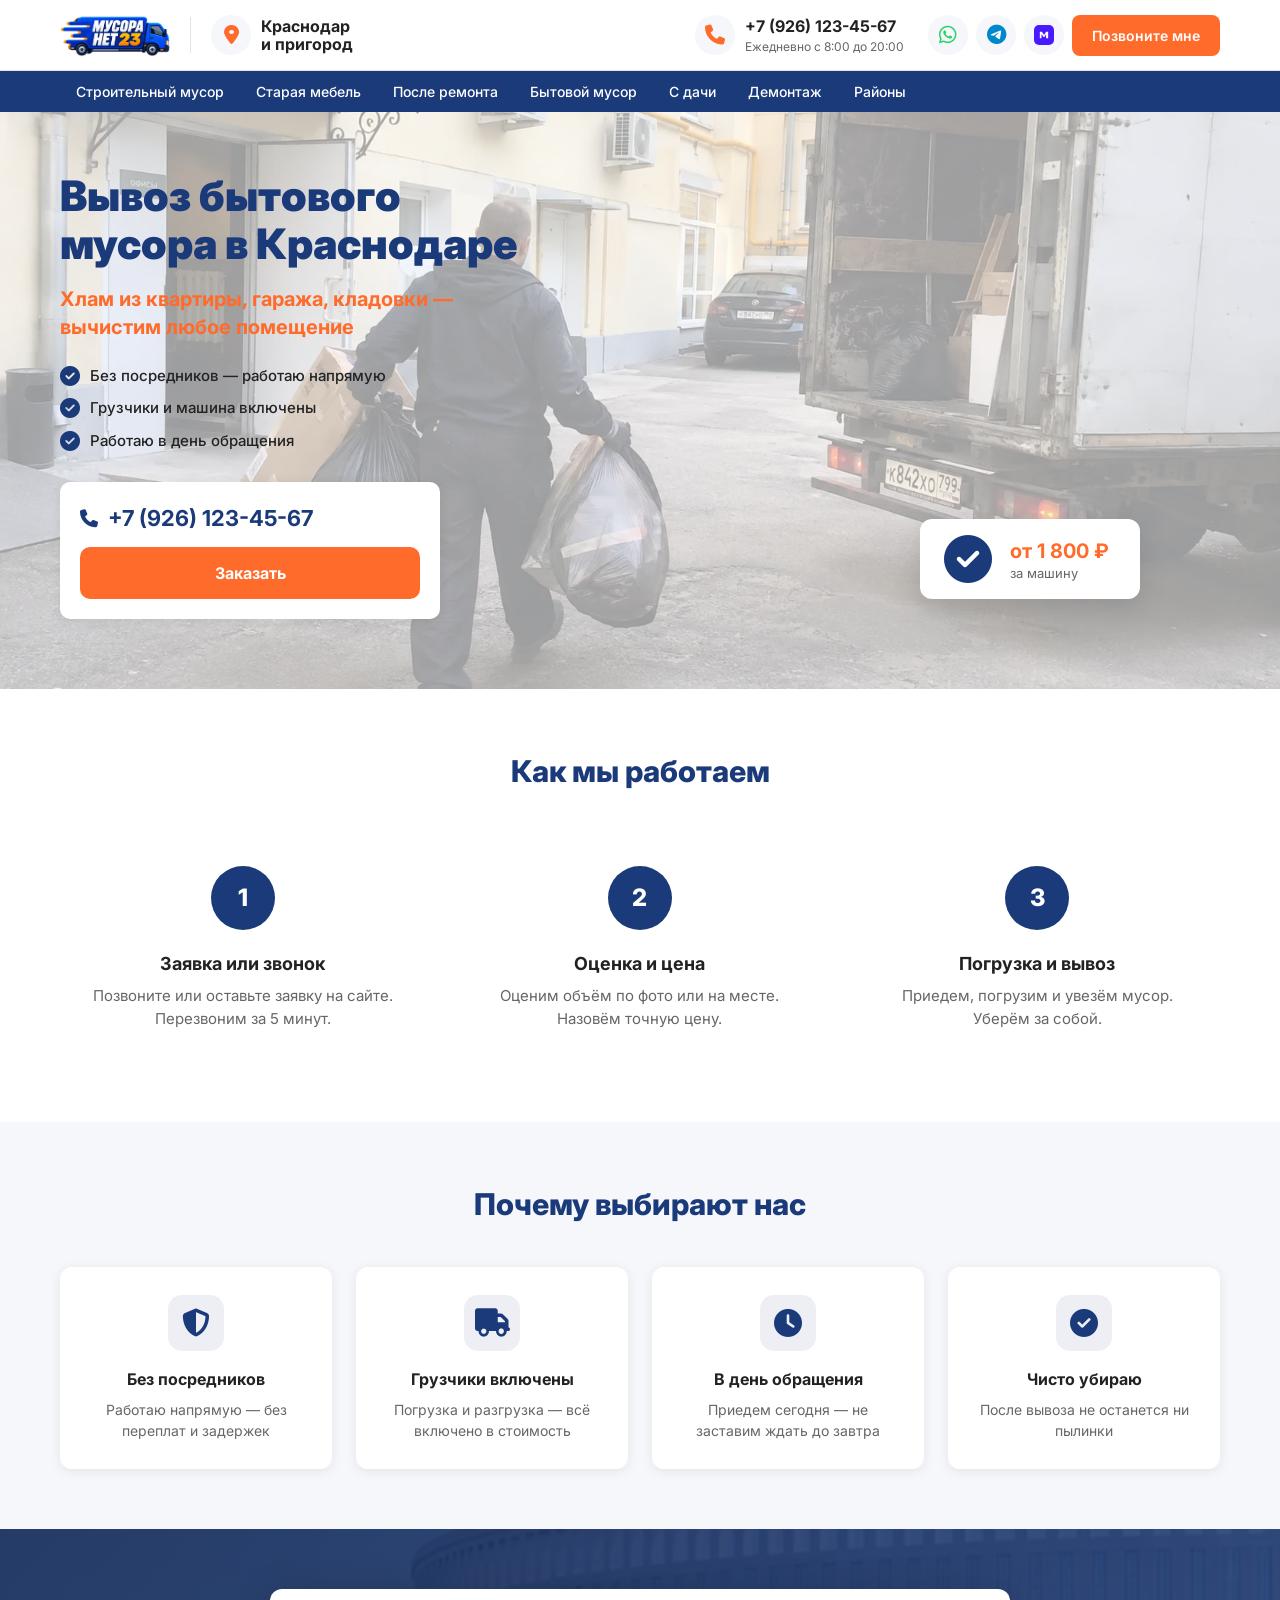
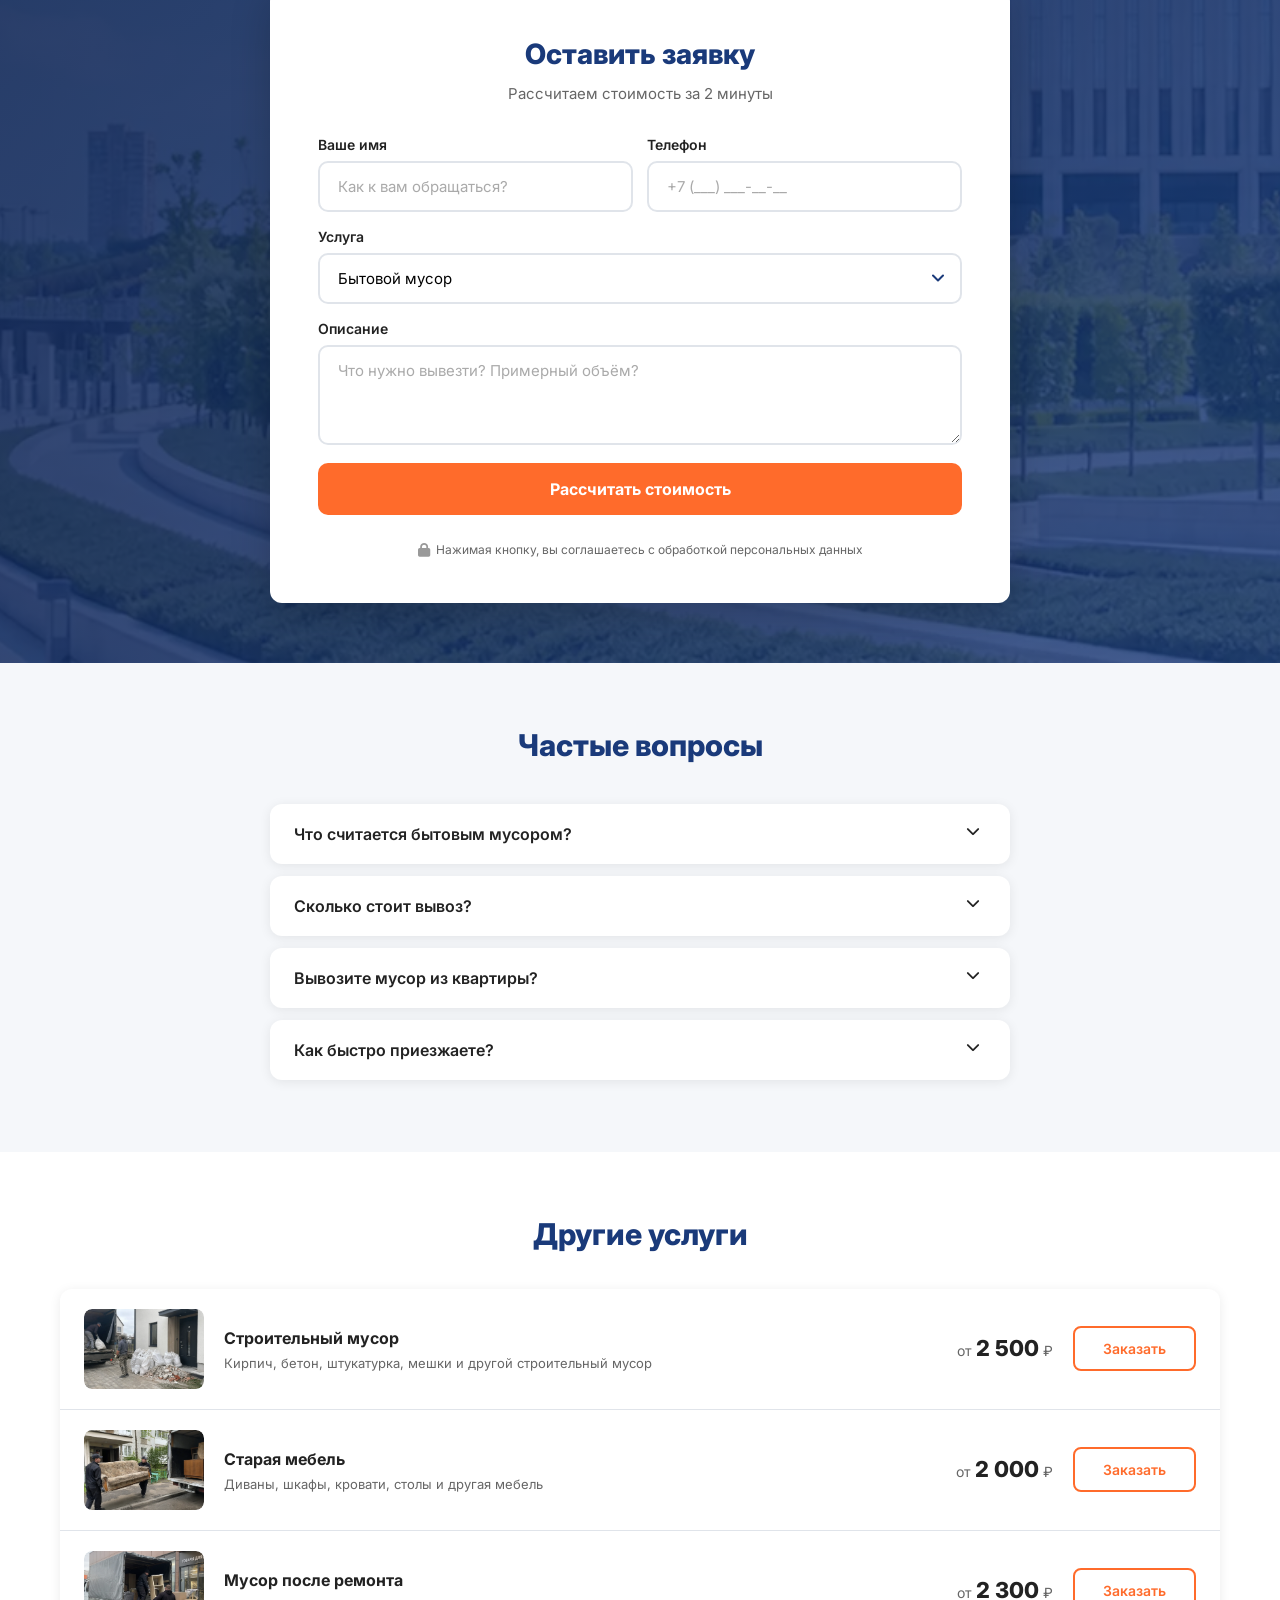
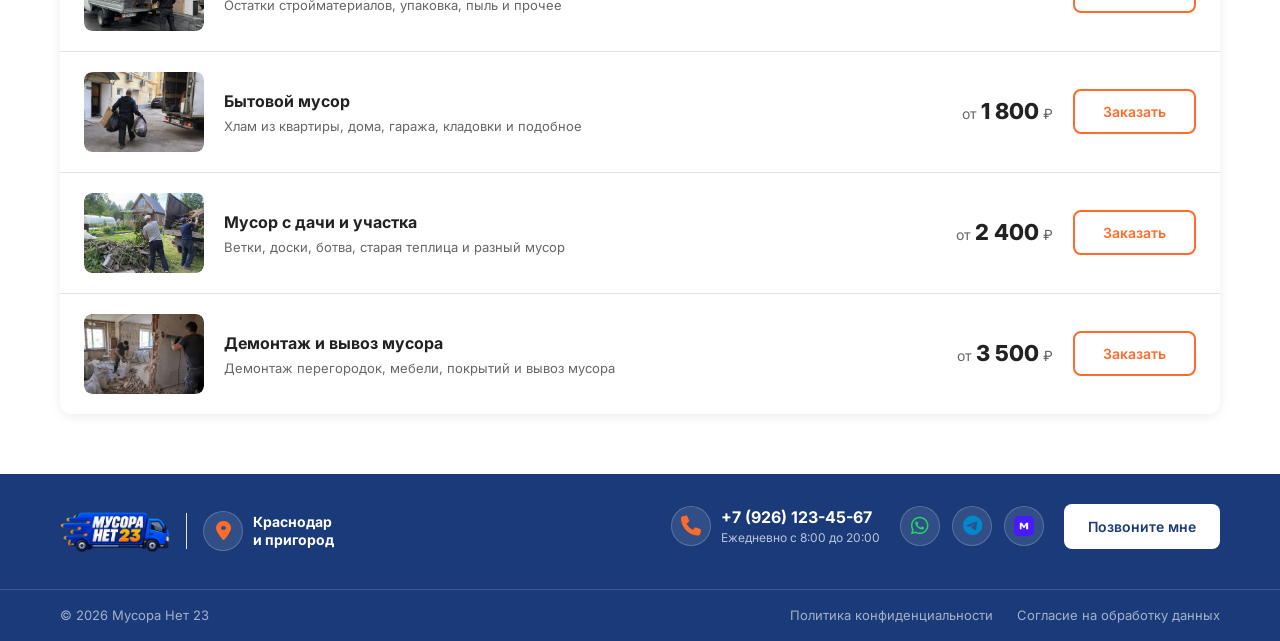
<file: bytovoy-musor.html>
﻿<!DOCTYPE html>
<html lang="ru">
<head>
    <meta charset="UTF-8">
    <meta name="viewport" content="width=device-width, initial-scale=1.0">
    <title>Вывоз бытового мусора в Краснодаре — от 1 800 ₽ | Мусора Нет 23</title>
    <meta name="description" content="Вывоз бытового мусора в Краснодаре от 1 800 ₽. Хлам из квартиры, гаража, кладовки — вычистим любое помещение. Тел: +7 (926) 123-45-67">
    <meta name="keywords" content="бытовой мусор краснодар, вывоз хлама, вывоз мусора из квартиры, вывоз мусора из гаража">
    <meta name="robots" content="index, follow">
    <link rel="canonical" href="https://musora-net-23.vercel.app/bytovoy-musor/">
    <meta property="og:type" content="website">
    <meta property="og:title" content="Вывоз бытового мусора в Краснодаре — Мусора Нет 23">
    <meta property="og:description" content="Вывоз бытового мусора от 1 800 ₽. Хлам из квартиры, гаража, кладовки.">
    <meta property="og:image" content="https://musora-net-23.vercel.app/assets/main.webp">
    <meta property="og:url" content="https://musora-net-23.vercel.app/bytovoy-musor/">
    <meta property="og:locale" content="ru_RU">
    <script type="application/ld+json">
    {
        "@context": "https://schema.org",
        "@type": "Service",
        "name": "Вывоз бытового мусора",
        "provider": {"@type": "LocalBusiness", "name": "Мусора Нет 23", "telephone": "+7-926-123-45-67"},
        "areaServed": "Краснодар",
        "offers": {"@type": "Offer", "price": "1800", "priceCurrency": "RUB", "priceSpecification": {"@type": "PriceSpecification", "price": "1800", "priceCurrency": "RUB", "unitText": "за машину"}}
    }
    </script>
    <link rel="stylesheet" href="./index.css">
    <link rel="stylesheet" href="service.css">
    <link href="https://fonts.googleapis.com/css2?family=Inter:wght@400;500;600;700;800;900&display=swap" rel="stylesheet">
<link rel="stylesheet" href="https://cdnjs.cloudflare.com/ajax/libs/font-awesome/6.5.1/css/all.min.css"></head>
<body>
    <!-- Header (copy from main) -->
    <header class="header">
        <div class="container header-inner">
            <div class="header-left">
                <a href="index.html" class="logo"><img src="assets/logo.webp" alt="Мусора Нет 23" class="logo-icon"></a>
                <div class="header-separator"></div>
                <div class="header-location">
                    <div class="icon-badge">
                        <i class="fa-solid fa-location-dot" style="color:#ff6b2b;font-size:20px"></i>
                    </div>
                    <span>Краснодар<br>и пригород</span>
                </div>
            </div>
            <div class="header-right">
                <div class="header-phone-block">
                    <div class="icon-badge">
                        <i class="fa-solid fa-phone" style="color:#ff6b2b;font-size:20px"></i>
                    </div>
                    <div>
                        <a href="tel:+79261234567" class="header-phone">+7 (926) 123-45-67</a>
                        <span class="header-hours">Ежедневно с 8:00 до 20:00</span>
                    </div>
                </div>
                <button class="burger" id="burgerBtn" aria-label="Меню">
                    <span></span>
                    <span></span>
                    <span></span>
                </button>
                <div class="header-actions">
                    <a href="#" class="social-circle whatsapp" title="WhatsApp">
                        <i class="fa-brands fa-whatsapp" style="color:#25D366;font-size:20px"></i>
                    </a>
                    <a href="#" class="social-circle telegram" title="Telegram">
                        <i class="fa-brands fa-telegram" style="color:#0088cc;font-size:20px"></i>
                    </a>
                    <a href="#" class="social-circle max" title="MAX">
                        <svg width="20" height="20" viewBox="0 0 24 24" fill="none">
                            <defs><linearGradient id="maxGradH" x1="0" y1="0" x2="24" y2="24"><stop offset="0%" stop-color="#471AFF"/><stop offset="100%" stop-color="#9500FF"/></linearGradient></defs>
                            <rect width="24" height="24" rx="6" fill="url(#maxGradH)"/>
                            <path d="M7 8h2.5l2.5 4 2.5-4H17v8h-2.5v-5l-2 3.5h-1L9 11v5H7V8z" fill="white"/>
                        </svg>
                    </a>
                    <a href="javascript:void(0)" class="btn-call popup-trigger">Позвоните мне</a>
                </div>
            </div>
        </div>
    </header>
    <nav class="nav">
        <div class="container">
            <ul class="nav-list">
                <li><a href="stroitelniy-musor.html">Строительный мусор</a></li>
                <li><a href="staraya-mebel.html">Старая мебель</a></li>
                <li><a href="musor-posle-remonta.html">После ремонта</a></li>
                <li><a href="bytovoy-musor.html">Бытовой мусор</a></li>
                <li><a href="musor-s-dachi.html">С дачи</a></li>
                <li><a href="demontazh.html">Демонтаж</a></li>
                <li><a href="#map">Районы</a></li>
            </ul>
        </div>
    </nav>
    <div class="mobile-overlay" id="mobileOverlay"></div>
    <aside class="mobile-menu" id="mobileMenu">
        <div class="mobile-menu-header">
            <a href="index.html" class="logo"><img src="assets/logo.webp" alt="Мусора Нет 23" class="logo-icon"></a>
            <button class="mobile-menu-close" id="mobileMenuClose" aria-label="Закрыть">
                <i class="fa-solid fa-xmark" style="font-size:24px;color:#222"></i>
            </button>
        </div>
        <nav class="mobile-nav">
            <a href="stroitelniy-musor.html">Строительный мусор</a>
            <a href="staraya-mebel.html">Старая мебель</a>
            <a href="musor-posle-remonta.html">После ремонта</a>
            <a href="bytovoy-musor.html">Бытовой мусор</a>
            <a href="musor-s-dachi.html">С дачи</a>
            <a href="demontazh.html">Демонтаж</a>
            <a href="#map">Районы</a>
        </nav>
        <div class="mobile-menu-footer">
            <div class="mobile-menu-location">
                <div class="icon-badge">
                    <i class="fa-solid fa-location-dot" style="color:#ff6b2b;font-size:20px"></i>
                </div>
                <span>Краснодар и пригород</span>
            </div>
            <div class="mobile-menu-phone-block">
                <div class="icon-badge">
                    <i class="fa-solid fa-phone" style="color:#ff6b2b;font-size:20px"></i>
                </div>
                <div>
                    <a href="tel:+79261234567" class="mobile-menu-phone">+7 (926) 123-45-67</a>
                    <span class="mobile-menu-hours">Ежедневно с 8:00 до 20:00</span>
                </div>
            </div>
            <div class="mobile-menu-socials">
                <a href="#" class="social-link whatsapp">
                    <i class="fa-brands fa-whatsapp" style="color:#25D366;font-size:22px"></i>
                    <span>WhatsApp</span>
                </a>
                <a href="#" class="social-link telegram">
                    <i class="fa-brands fa-telegram" style="color:#0088cc;font-size:22px"></i>
                    <span>Telegram</span>
                </a>
                <a href="#" class="social-link max">
                    <svg width="22" height="22" viewBox="0 0 24 24" fill="none">
                        <defs><linearGradient id="maxGradM" x1="0" y1="0" x2="24" y2="24"><stop offset="0%" stop-color="#471AFF"/><stop offset="100%" stop-color="#9500FF"/></linearGradient></defs>
                        <rect width="24" height="24" rx="6" fill="url(#maxGradM)"/>
                        <path d="M7 8h2.5l2.5 4 2.5-4H17v8h-2.5v-5l-2 3.5h-1L9 11v5H7V8z" fill="white"/>
                    </svg>
                    <span>MAX</span>
                </a>
            </div>
        </div>
    </aside>

    <section class="hero service-hero hero-bitovoi">
        <div class="container hero-inner">
            <div class="hero-content">
                <h1 class="hero-title">Вывоз бытового<br>мусора в Краснодаре</h1>
                <p class="hero-subtitle">Хлам из квартиры, гаража, кладовки —<br>вычистим любое помещение</p>
                <ul class="hero-features">
                    <li><i class="fa-solid fa-circle-check" style="color:#1a3a7a;font-size:20px"></i>Без посредников — работаю напрямую</li>
                    <li><i class="fa-solid fa-circle-check" style="color:#1a3a7a;font-size:20px"></i>Грузчики и машина включены</li>
                    <li><i class="fa-solid fa-circle-check" style="color:#1a3a7a;font-size:20px"></i>Работаю в день обращения</li>
                </ul>
                <div class="hero-cta">
                    <a href="tel:+79261234567" class="hero-phone"><i class="fa-solid fa-phone" style="color:#1a3a7a;font-size:18px"></i>+7 (926) 123-45-67</a>
                    <a href="#form" class="btn-primary">Заказать</a>
                </div>
                <div class="hero-badge">
                    <div class="hero-badge-icon"><i class="fa-solid fa-circle-check" style="color:#1a3a7a;font-size:48px"></i></div>
                    <div class="hero-badge-text"><strong>от 1 800 ₽</strong><span>за машину</span></div>
                </div>
            </div>
        </div>
    </section>

    <section class="service-how"><div class="container"><h2>Как мы работаем</h2><div class="how-steps"><div class="how-step"><div class="how-step-num">1</div><h3>Заявка или звонок</h3><p>Позвоните или оставьте заявку на сайте. Перезвоним за 5 минут.</p></div><div class="how-step"><div class="how-step-num">2</div><h3>Оценка и цена</h3><p>Оценим объём по фото или на месте. Назовём точную цену.</p></div><div class="how-step"><div class="how-step-num">3</div><h3>Погрузка и вывоз</h3><p>Приедем, погрузим и увезём мусор. Уберём за собой.</p></div></div></div></section>

    <section class="service-benefits"><div class="container"><h2>Почему выбирают нас</h2><div class="benefits-grid"><div class="benefit-card"><div class="benefit-icon"><i class="fa-solid fa-shield-halved" style="color:#1a3a7a;font-size:28px"></i></div><h3>Без посредников</h3><p>Работаю напрямую — без переплат и задержек</p></div><div class="benefit-card"><div class="benefit-icon"><i class="fa-solid fa-truck" style="color:#1a3a7a;font-size:28px"></i></div><h3>Грузчики включены</h3><p>Погрузка и разгрузка — всё включено в стоимость</p></div><div class="benefit-card"><div class="benefit-icon"><i class="fa-solid fa-clock" style="color:#1a3a7a;font-size:28px"></i></div><h3>В день обращения</h3><p>Приедем сегодня — не заставим ждать до завтра</p></div><div class="benefit-card"><div class="benefit-icon"><i class="fa-solid fa-circle-check" style="color:#1a3a7a;font-size:28px"></i></div><h3>Чисто убираю</h3><p>После вывоза не останется ни пылинки</p></div></div></div></section>

    <section class="service-form-section" id="form">
        <div class="container">
            <div class="service-form-card">
                <h2>Оставить заявку</h2>
                <p class="form-subtitle">Рассчитаем стоимость за 2 минуты</p>
                <form action="send.php" method="POST" class="service-form-grid">
                    <input type="hidden" name="page" value="Бытовой мусор">
                    <div class="form-group"><label>Ваше имя</label><input type="text" name="name" placeholder="Как к вам обращаться?"></div>
                    <div class="form-group"><label>Телефон</label><input type="tel" name="phone" placeholder="+7 (___) ___-__-__"></div>
                    <div class="form-group full"><label>Услуга</label><select name="service"><option>Строительный мусор</option><option>Старая мебель</option><option>Мусор после ремонта</option><option selected>Бытовой мусор</option><option>Мусор с дачи и участка</option><option>Демонтаж и вывоз мусора</option></select></div>
                    <div class="form-group full"><label>Описание</label><textarea name="message" placeholder="Что нужно вывезти? Примерный объём?"></textarea></div>
                    <button type="submit" class="btn-submit">Рассчитать стоимость</button>
                    <p class="form-privacy"><i class="fa-solid fa-lock" style="color:#999;font-size:14px"></i>Нажимая кнопку, вы соглашаетесь с обработкой персональных данных</p>
                </form>
            </div>
        </div>
    </section>

    <!-- Other Services -->
    <section class="service-faq"><div class="container"><h2>Частые вопросы</h2><div class="faq-list"><div class="faq-item"><button class="faq-question">Что считается бытовым мусором? <i class="fa-solid fa-chevron-down faq-arrow" style="font-size:14px"></i></button><div class="faq-answer"><div class="faq-answer-inner">Хлам из квартиры, дома, гаража, кладовки — старые вещи, техника, коробки.</div></div></div><div class="faq-item"><button class="faq-question">Сколько стоит вывоз? <i class="fa-solid fa-chevron-down faq-arrow" style="font-size:14px"></i></button><div class="faq-answer"><div class="faq-answer-inner">От 1 800 ₽ за машину. Самая низкая цена в Краснодаре.</div></div></div><div class="faq-item"><button class="faq-question">Вывозите мусор из квартиры? <i class="fa-solid fa-chevron-down faq-arrow" style="font-size:14px"></i></button><div class="faq-answer"><div class="faq-answer-inner">Да. Грузчики поднимут и вынесут мусор с любого этажа.</div></div></div><div class="faq-item"><button class="faq-question">Как быстро приезжаете? <i class="fa-solid fa-chevron-down faq-arrow" style="font-size:14px"></i></button><div class="faq-answer"><div class="faq-answer-inner">В день обращения. Позвоните — приедем сегодня.</div></div></div></div></div></section>

    <section class="other-services">
        <div class="container">
            <h2>Другие услуги</h2>
            <div class="services-list">
                <div class="service-item">
                    <div class="service-img"><img src="assets/stroitelnii-musor.webp" alt="Строительный мусор" class="service-img-photo"></div>
                    <div class="service-info"><h3>Строительный мусор</h3><p>Кирпич, бетон, штукатурка, мешки и другой строительный мусор</p></div>
                    <div class="service-price">от <strong>2 500</strong> ₽</div>
                    <a href="stroitelniy-musor.html" class="btn-order">Заказать</a>
                </div>
                <div class="service-item">
                    <div class="service-img"><img src="assets/staraia-mebel.webp" alt="Старая мебель" class="service-img-photo"></div>
                    <div class="service-info"><h3>Старая мебель</h3><p>Диваны, шкафы, кровати, столы и другая мебель</p></div>
                    <div class="service-price">от <strong>2 000</strong> ₽</div>
                    <a href="staraya-mebel.html" class="btn-order">Заказать</a>
                </div>
                <div class="service-item">
                    <div class="service-img"><img src="assets/posle-remonta.webp" alt="Мусор после ремонта" class="service-img-photo"></div>
                    <div class="service-info"><h3>Мусор после ремонта</h3><p>Остатки стройматериалов, упаковка, пыль и прочее</p></div>
                    <div class="service-price">от <strong>2 300</strong> ₽</div>
                    <a href="musor-posle-remonta.html" class="btn-order">Заказать</a>
                </div>
                <div class="service-item">
                    <div class="service-img"><img src="assets/bitovoi-musor.webp" alt="Бытовой мусор" class="service-img-photo"></div>
                    <div class="service-info"><h3>Бытовой мусор</h3><p>Хлам из квартиры, дома, гаража, кладовки и подобное</p></div>
                    <div class="service-price">от <strong>1 800</strong> ₽</div>
                    <a href="bytovoy-musor.html" class="btn-order">Заказать</a>
                </div>
                <div class="service-item">
                    <div class="service-img"><img src="assets/s-dachi.webp" alt="Мусор с дачи" class="service-img-photo"></div>
                    <div class="service-info"><h3>Мусор с дачи и участка</h3><p>Ветки, доски, ботва, старая теплица и разный мусор</p></div>
                    <div class="service-price">от <strong>2 400</strong> ₽</div>
                    <a href="musor-s-dachi.html" class="btn-order">Заказать</a>
                </div>
                <div class="service-item">
                    <div class="service-img"><img src="assets/demontaz.webp" alt="Демонтаж" class="service-img-photo"></div>
                    <div class="service-info"><h3>Демонтаж и вывоз мусора</h3><p>Демонтаж перегородок, мебели, покрытий и вывоз мусора</p></div>
                    <div class="service-price">от <strong>3 500</strong> ₽</div>
                    <a href="demontazh.html" class="btn-order">Заказать</a>
                </div>
            </div>
        </div>
    </section>

    <section class="seo-hidden" style="padding:0;height:0;overflow:visible;position:relative;">
        <div style="position:absolute;left:-9999px;top:auto;width:1px;height:1px;overflow:hidden;">
            <h2>Вывоз бытового мусора в Краснодаре</h2>
            <p>Вывоз бытового мусора в Краснодаре от «Мусора Нет 23». Вычистим хлам из квартиры, дома, гаража, кладовки или подвала. Старая техника, вещи, коробки — вывезём любое количество.</p>
            <p>Цена — от 1 800 ₽ за машину. Самая низкая в Краснодаре. Звоните: +7 (926) 123-45-67.</p>
        </div>
    </section>

    <!-- Footer -->
    <footer class="footer">
        <div class="container footer-inner">
            <div class="footer-left">
                <a href="index.html" class="logo"><img src="assets/logo.webp" alt="Мусора Нет 23" class="logo-icon"></a>
                <div class="header-separator"></div>
                <div class="footer-location">
                    <div class="icon-badge">
                        <i class="fa-solid fa-location-dot" style="color:#ff6b2b;font-size:20px"></i>
                    </div>
                    <span>Краснодар<br>и пригород</span>
                </div>
            </div>
            <div class="footer-right">
                <div class="footer-phone-block">
                    <div class="icon-badge">
                        <i class="fa-solid fa-phone" style="color:#ff6b2b;font-size:20px"></i>
                    </div>
                    <div>
                        <a href="tel:+79261234567" class="footer-phone">+7 (926) 123-45-67</a>
                        <span class="footer-hours">Ежедневно с 8:00 до 20:00</span>
                    </div>
                </div>
                <div class="footer-socials">
                    <a href="#" class="social-circle whatsapp" title="WhatsApp">
                        <i class="fa-brands fa-whatsapp" style="color:#25D366;font-size:20px"></i>
                    </a>
                    <a href="#" class="social-circle telegram" title="Telegram">
                        <i class="fa-brands fa-telegram" style="color:#0088cc;font-size:20px"></i>
                    </a>
                    <a href="#" class="social-circle max" title="MAX">
                        <svg width="20" height="20" viewBox="0 0 24 24" fill="none">
                            <defs><linearGradient id="maxGradF" x1="0" y1="0" x2="24" y2="24"><stop offset="0%" stop-color="#471AFF"/><stop offset="100%" stop-color="#9500FF"/></linearGradient></defs>
                            <rect width="24" height="24" rx="6" fill="url(#maxGradF)"/>
                            <path d="M7 8h2.5l2.5 4 2.5-4H17v8h-2.5v-5l-2 3.5h-1L9 11v5H7V8z" fill="white"/>
                        </svg>
                    </a>
                </div>
                <a href="javascript:void(0)" class="btn-call popup-trigger">Позвоните мне</a>
            </div>
        </div>
        <div class="footer-bottom">
            <div class="container footer-bottom-inner">
                <span>© 2026 Мусора Нет 23</span>
                <div class="footer-links">
                    <a href="#">Политика конфиденциальности</a>
                    <a href="#">Согласие на обработку данных</a>
                </div>
            </div>
        </div>
    </footer>

    <!-- Popup -->
    <div class="popup-overlay" id="popupOverlay"><div class="popup-form"><button class="popup-close" id="popupClose">&times;</button><div id="popupContent"><h3>Заказать обратный звонок</h3><p class="popup-subtitle">Оставьте номер — перезвоним за 5 минут</p><form action="send.php" method="POST"><input type="hidden" name="page" value="Бытовой мусор"><input type="hidden" name="service" value="Обратный звонок"><div class="form-group"><label for="popupName">Ваше имя</label><input type="text" id="popupName" name="name" placeholder="Как к вам обращаться?"></div><div class="form-group"><label for="popupPhone">Телефон</label><input type="tel" id="popupPhone" name="phone" placeholder="+7 (___) ___-__-__"></div><button type="submit" class="btn-submit" id="popupSubmit">Перезвоните мне</button><p class="popup-privacy">Нажимая кнопку, вы соглашаетесь с обработкой персональных данных</p></form></div><div class="popup-success" id="popupSuccess"><div class="popup-success-icon">✓</div><h3>Спасибо!</h3><p>Мы перезвоним вам в ближайшее время</p></div></div></div>
    <div class="mobile-sticky-call"><a href="tel:+79261234567" class="mobile-sticky-btn"><i class="fa-solid fa-phone" style="color:white;font-size:18px"></i>Позвонить</a></div>
    <script src="script.js"></script>
    <script>(function(){var o=document.getElementById('popupOverlay'),c=document.getElementById('popupClose'),t=document.querySelectorAll('.popup-trigger'),s=document.getElementById('popupSubmit'),p=document.getElementById('popupContent'),u=document.getElementById('popupSuccess');t.forEach(function(b){b.addEventListener('click',function(e){e.preventDefault();o.classList.add('active')})});c.addEventListener('click',function(){o.classList.remove('active');p.style.display='';u.classList.remove('show')});o.addEventListener('click',function(e){if(e.target===o){o.classList.remove('active');p.style.display='';u.classList.remove('show')}});document.addEventListener('keydown',function(e){if(e.key==='Escape'&&o.classList.contains('active')){o.classList.remove('active');p.style.display='';u.classList.remove('show')}});s.addEventListener('click',function(){p.style.display='none';u.classList.add('show')})})();</script>
    <script>document.querySelectorAll('.faq-question').forEach(function(b){b.addEventListener('click',function(){var i=this.parentElement,w=i.classList.contains('active');document.querySelectorAll('.faq-item.active').forEach(function(x){x.classList.remove('active')});if(!w)i.classList.add('active')})});</script>
</body>
</html>
</file>
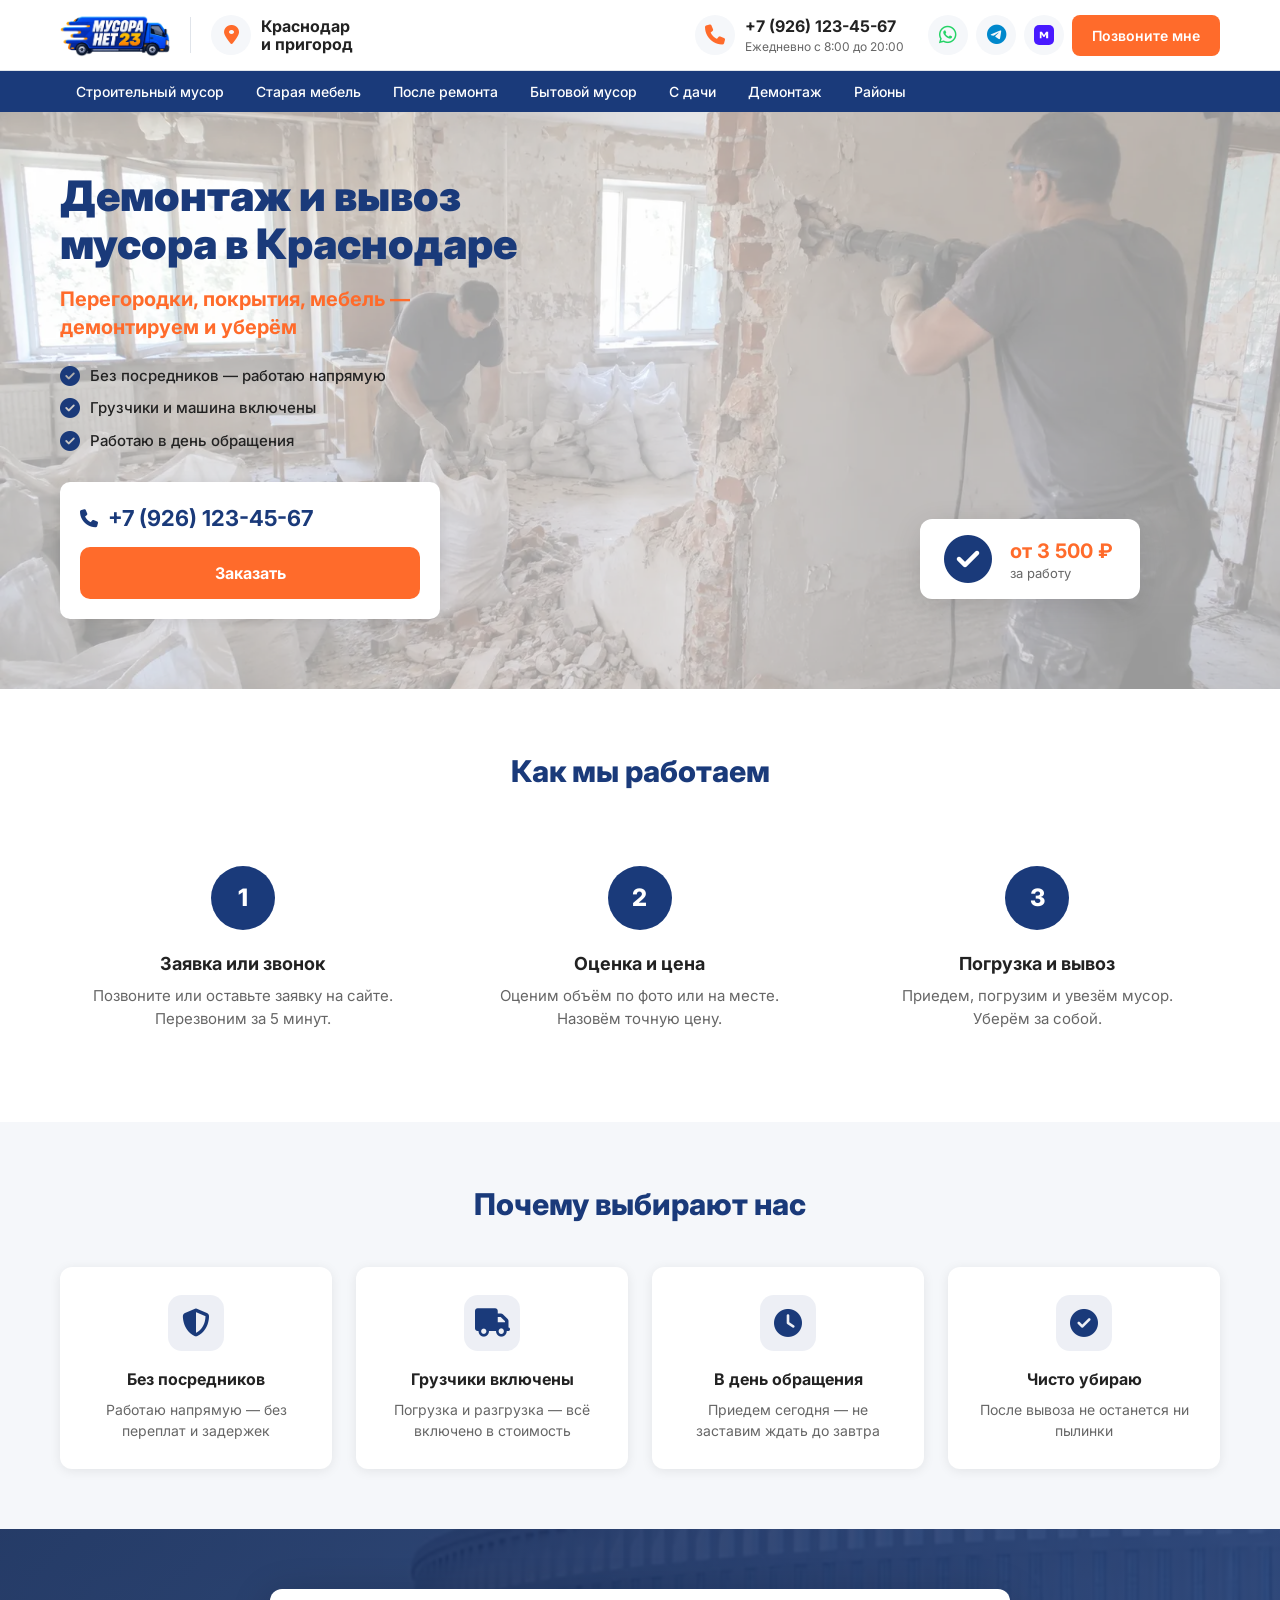
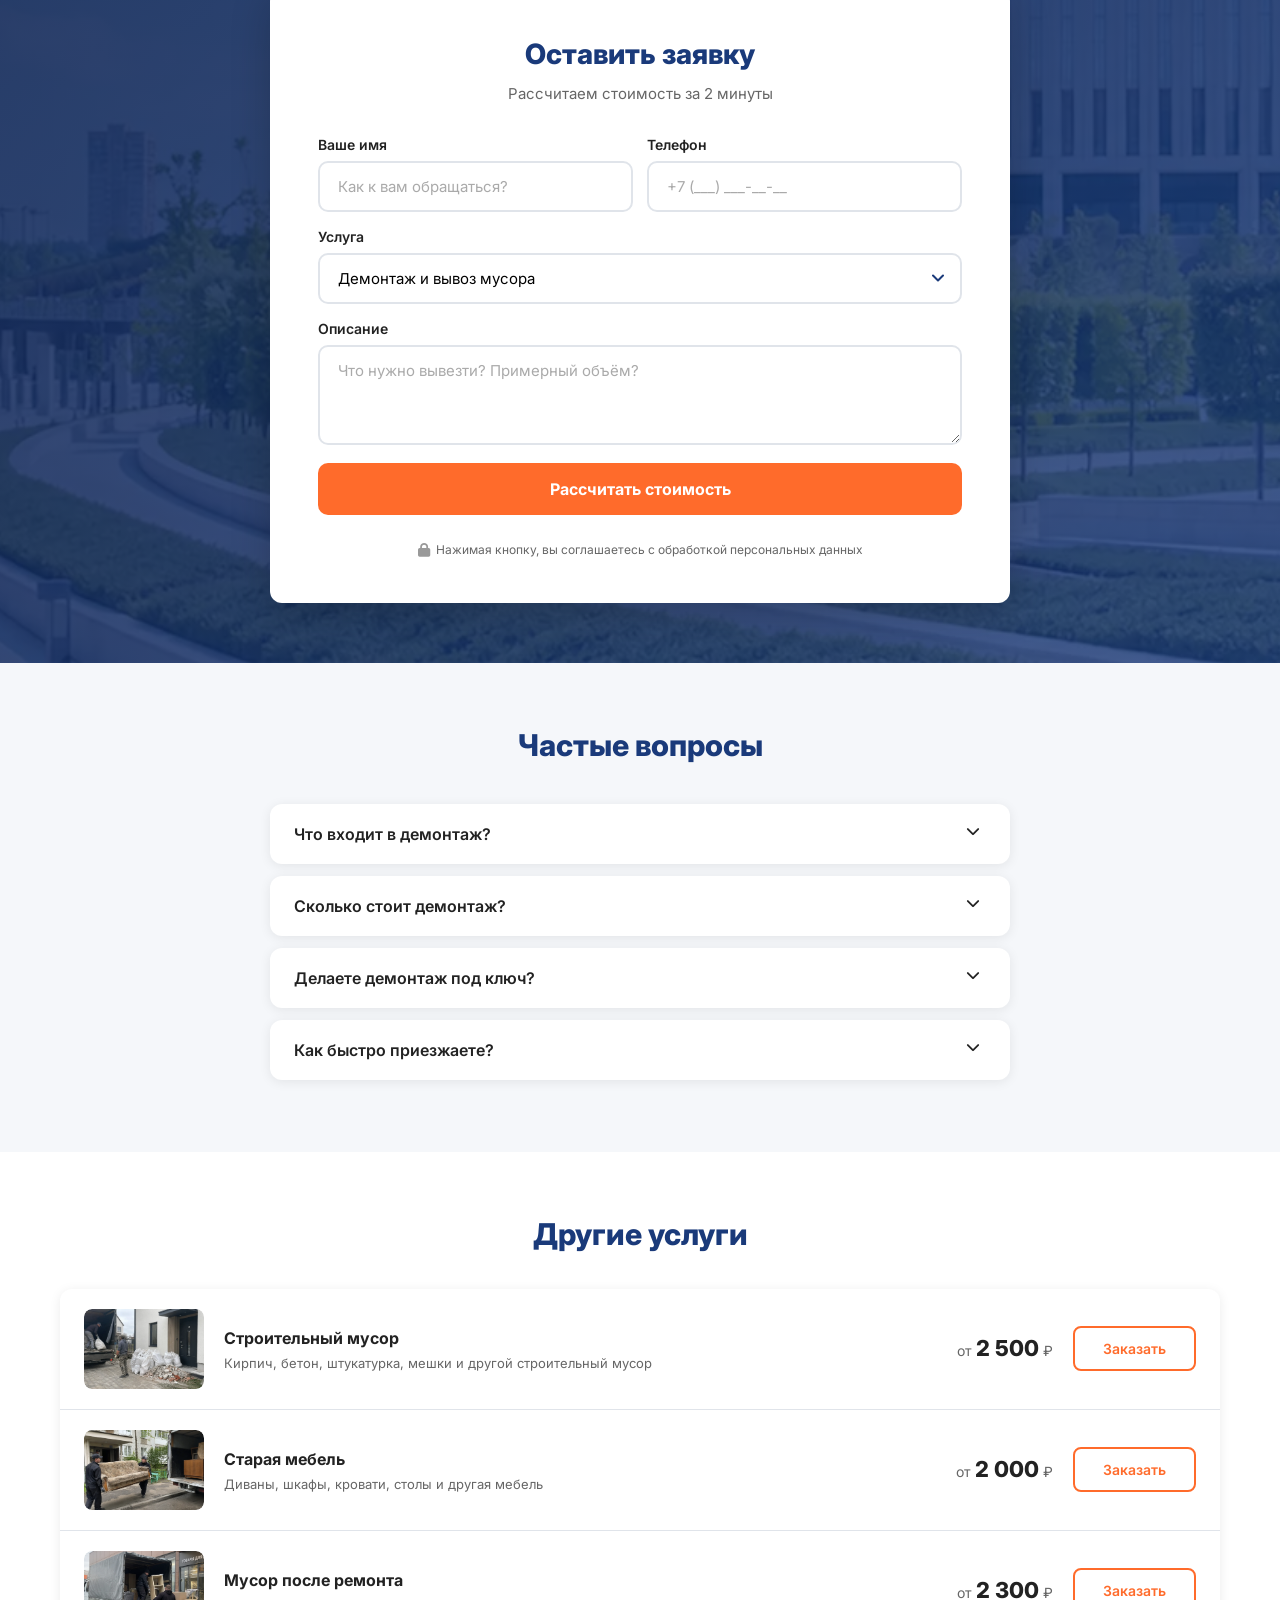
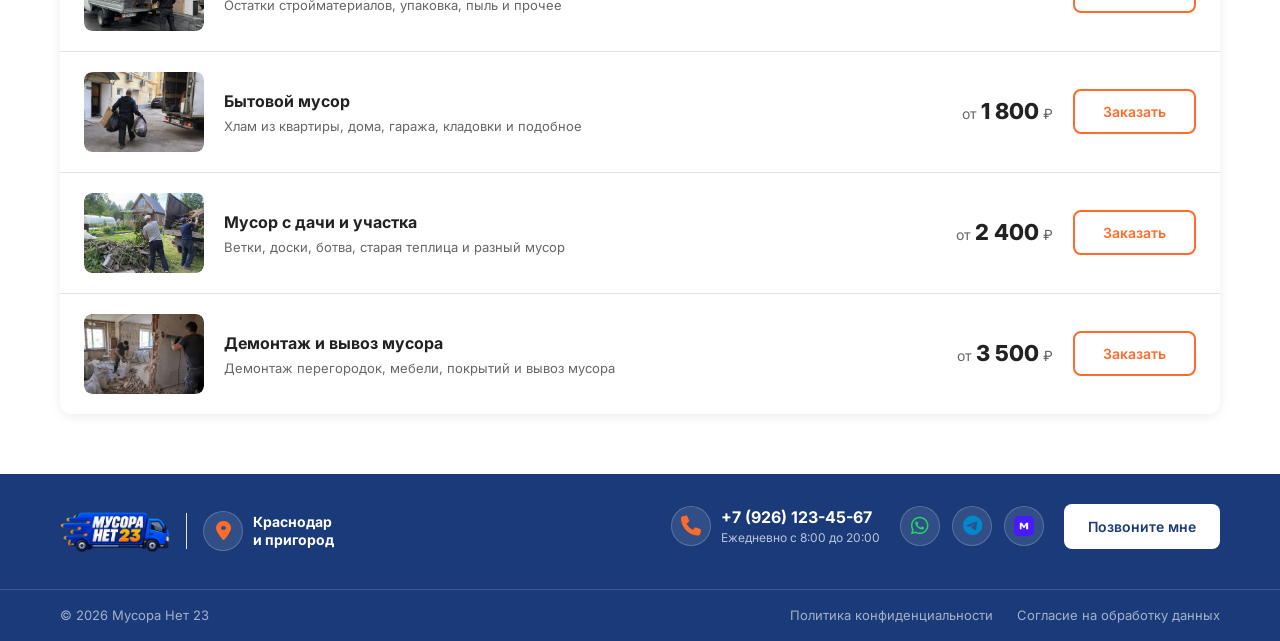
<file: demontazh.html>
﻿<!DOCTYPE html>
<html lang="ru">
<head>
    <meta charset="UTF-8">
    <meta name="viewport" content="width=device-width, initial-scale=1.0">
    <title>Демонтаж и вывоз мусора в Краснодаре — от 3 500 ₽ | Мусора Нет 23</title>
    <meta name="description" content="Демонтаж и вывоз мусора в Краснодаре от 3 500 ₽. Перегородки, покрытия, встроенная мебель — демонтируем и уберём. Тел: +7 (926) 123-45-67">
    <meta name="keywords" content="демонтаж краснодар, вывоз мусора после демонтажа, снос перегородок, демонтаж покрытий краснодар">
    <meta name="robots" content="index, follow">
    <link rel="canonical" href="https://musora-net-23.vercel.app/demontazh/">
    <meta property="og:type" content="website">
    <meta property="og:title" content="Демонтаж и вывоз мусора в Краснодаре — Мусора Нет 23">
    <meta property="og:description" content="Демонтаж и вывоз мусора от 3 500 ₽. Перегородки, покрытия, мебель.">
    <meta property="og:image" content="https://musora-net-23.vercel.app/assets/main.webp">
    <meta property="og:url" content="https://musora-net-23.vercel.app/demontazh/">
    <meta property="og:locale" content="ru_RU">
    <script type="application/ld+json">
    {
        "@context": "https://schema.org",
        "@type": "Service",
        "name": "Демонтаж и вывоз мусора",
        "provider": {"@type": "LocalBusiness", "name": "Мусора Нет 23", "telephone": "+7-926-123-45-67"},
        "areaServed": "Краснодар",
        "offers": {"@type": "Offer", "price": "3500", "priceCurrency": "RUB", "priceSpecification": {"@type": "PriceSpecification", "price": "3500", "priceCurrency": "RUB", "unitText": "за работу"}}
    }
    </script>
    <link rel="stylesheet" href="./index.css">
    <link rel="stylesheet" href="service.css">
    <link href="https://fonts.googleapis.com/css2?family=Inter:wght@400;500;600;700;800;900&display=swap" rel="stylesheet">
<link rel="stylesheet" href="https://cdnjs.cloudflare.com/ajax/libs/font-awesome/6.5.1/css/all.min.css"></head>
<body>
    <!-- Header (copy from main) -->
    <header class="header">
        <div class="container header-inner">
            <div class="header-left">
                <a href="index.html" class="logo"><img src="assets/logo.webp" alt="Мусора Нет 23" class="logo-icon"></a>
                <div class="header-separator"></div>
                <div class="header-location">
                    <div class="icon-badge">
                        <i class="fa-solid fa-location-dot" style="color:#ff6b2b;font-size:20px"></i>
                    </div>
                    <span>Краснодар<br>и пригород</span>
                </div>
            </div>
            <div class="header-right">
                <div class="header-phone-block">
                    <div class="icon-badge">
                        <i class="fa-solid fa-phone" style="color:#ff6b2b;font-size:20px"></i>
                    </div>
                    <div>
                        <a href="tel:+79261234567" class="header-phone">+7 (926) 123-45-67</a>
                        <span class="header-hours">Ежедневно с 8:00 до 20:00</span>
                    </div>
                </div>
                <button class="burger" id="burgerBtn" aria-label="Меню">
                    <span></span>
                    <span></span>
                    <span></span>
                </button>
                <div class="header-actions">
                    <a href="#" class="social-circle whatsapp" title="WhatsApp">
                        <i class="fa-brands fa-whatsapp" style="color:#25D366;font-size:20px"></i>
                    </a>
                    <a href="#" class="social-circle telegram" title="Telegram">
                        <i class="fa-brands fa-telegram" style="color:#0088cc;font-size:20px"></i>
                    </a>
                    <a href="#" class="social-circle max" title="MAX">
                        <svg width="20" height="20" viewBox="0 0 24 24" fill="none">
                            <defs><linearGradient id="maxGradH" x1="0" y1="0" x2="24" y2="24"><stop offset="0%" stop-color="#471AFF"/><stop offset="100%" stop-color="#9500FF"/></linearGradient></defs>
                            <rect width="24" height="24" rx="6" fill="url(#maxGradH)"/>
                            <path d="M7 8h2.5l2.5 4 2.5-4H17v8h-2.5v-5l-2 3.5h-1L9 11v5H7V8z" fill="white"/>
                        </svg>
                    </a>
                    <a href="javascript:void(0)" class="btn-call popup-trigger">Позвоните мне</a>
                </div>
            </div>
        </div>
    </header>
    <nav class="nav">
        <div class="container">
            <ul class="nav-list">
                <li><a href="stroitelniy-musor.html">Строительный мусор</a></li>
                <li><a href="staraya-mebel.html">Старая мебель</a></li>
                <li><a href="musor-posle-remonta.html">После ремонта</a></li>
                <li><a href="bytovoy-musor.html">Бытовой мусор</a></li>
                <li><a href="musor-s-dachi.html">С дачи</a></li>
                <li><a href="demontazh.html">Демонтаж</a></li>
                <li><a href="#map">Районы</a></li>
            </ul>
        </div>
    </nav>
    <div class="mobile-overlay" id="mobileOverlay"></div>
    <aside class="mobile-menu" id="mobileMenu">
        <div class="mobile-menu-header">
            <a href="index.html" class="logo"><img src="assets/logo.webp" alt="Мусора Нет 23" class="logo-icon"></a>
            <button class="mobile-menu-close" id="mobileMenuClose" aria-label="Закрыть">
                <i class="fa-solid fa-xmark" style="font-size:24px;color:#222"></i>
            </button>
        </div>
        <nav class="mobile-nav">
            <a href="stroitelniy-musor.html">Строительный мусор</a>
            <a href="staraya-mebel.html">Старая мебель</a>
            <a href="musor-posle-remonta.html">После ремонта</a>
            <a href="bytovoy-musor.html">Бытовой мусор</a>
            <a href="musor-s-dachi.html">С дачи</a>
            <a href="demontazh.html">Демонтаж</a>
            <a href="#map">Районы</a>
        </nav>
        <div class="mobile-menu-footer">
            <div class="mobile-menu-location">
                <div class="icon-badge">
                    <i class="fa-solid fa-location-dot" style="color:#ff6b2b;font-size:20px"></i>
                </div>
                <span>Краснодар и пригород</span>
            </div>
            <div class="mobile-menu-phone-block">
                <div class="icon-badge">
                    <i class="fa-solid fa-phone" style="color:#ff6b2b;font-size:20px"></i>
                </div>
                <div>
                    <a href="tel:+79261234567" class="mobile-menu-phone">+7 (926) 123-45-67</a>
                    <span class="mobile-menu-hours">Ежедневно с 8:00 до 20:00</span>
                </div>
            </div>
            <div class="mobile-menu-socials">
                <a href="#" class="social-link whatsapp">
                    <i class="fa-brands fa-whatsapp" style="color:#25D366;font-size:22px"></i>
                    <span>WhatsApp</span>
                </a>
                <a href="#" class="social-link telegram">
                    <i class="fa-brands fa-telegram" style="color:#0088cc;font-size:22px"></i>
                    <span>Telegram</span>
                </a>
                <a href="#" class="social-link max">
                    <svg width="22" height="22" viewBox="0 0 24 24" fill="none">
                        <defs><linearGradient id="maxGradM" x1="0" y1="0" x2="24" y2="24"><stop offset="0%" stop-color="#471AFF"/><stop offset="100%" stop-color="#9500FF"/></linearGradient></defs>
                        <rect width="24" height="24" rx="6" fill="url(#maxGradM)"/>
                        <path d="M7 8h2.5l2.5 4 2.5-4H17v8h-2.5v-5l-2 3.5h-1L9 11v5H7V8z" fill="white"/>
                    </svg>
                    <span>MAX</span>
                </a>
            </div>
        </div>
    </aside>

    <section class="hero service-hero hero-demontazh">
        <div class="container hero-inner">
            <div class="hero-content">
                <h1 class="hero-title">Демонтаж и вывоз<br>мусора в Краснодаре</h1>
                <p class="hero-subtitle">Перегородки, покрытия, мебель —<br>демонтируем и уберём</p>
                <ul class="hero-features">
                    <li><i class="fa-solid fa-circle-check" style="color:#1a3a7a;font-size:20px"></i>Без посредников — работаю напрямую</li>
                    <li><i class="fa-solid fa-circle-check" style="color:#1a3a7a;font-size:20px"></i>Грузчики и машина включены</li>
                    <li><i class="fa-solid fa-circle-check" style="color:#1a3a7a;font-size:20px"></i>Работаю в день обращения</li>
                </ul>
                <div class="hero-cta">
                    <a href="tel:+79261234567" class="hero-phone"><i class="fa-solid fa-phone" style="color:#1a3a7a;font-size:18px"></i>+7 (926) 123-45-67</a>
                    <a href="#form" class="btn-primary">Заказать</a>
                </div>
                <div class="hero-badge">
                    <div class="hero-badge-icon"><i class="fa-solid fa-circle-check" style="color:#1a3a7a;font-size:48px"></i></div>
                    <div class="hero-badge-text"><strong>от 3 500 ₽</strong><span>за работу</span></div>
                </div>
            </div>
        </div>
    </section>

    <section class="service-how"><div class="container"><h2>Как мы работаем</h2><div class="how-steps"><div class="how-step"><div class="how-step-num">1</div><h3>Заявка или звонок</h3><p>Позвоните или оставьте заявку на сайте. Перезвоним за 5 минут.</p></div><div class="how-step"><div class="how-step-num">2</div><h3>Оценка и цена</h3><p>Оценим объём по фото или на месте. Назовём точную цену.</p></div><div class="how-step"><div class="how-step-num">3</div><h3>Погрузка и вывоз</h3><p>Приедем, погрузим и увезём мусор. Уберём за собой.</p></div></div></div></section>

    <section class="service-benefits"><div class="container"><h2>Почему выбирают нас</h2><div class="benefits-grid"><div class="benefit-card"><div class="benefit-icon"><i class="fa-solid fa-shield-halved" style="color:#1a3a7a;font-size:28px"></i></div><h3>Без посредников</h3><p>Работаю напрямую — без переплат и задержек</p></div><div class="benefit-card"><div class="benefit-icon"><i class="fa-solid fa-truck" style="color:#1a3a7a;font-size:28px"></i></div><h3>Грузчики включены</h3><p>Погрузка и разгрузка — всё включено в стоимость</p></div><div class="benefit-card"><div class="benefit-icon"><i class="fa-solid fa-clock" style="color:#1a3a7a;font-size:28px"></i></div><h3>В день обращения</h3><p>Приедем сегодня — не заставим ждать до завтра</p></div><div class="benefit-card"><div class="benefit-icon"><i class="fa-solid fa-circle-check" style="color:#1a3a7a;font-size:28px"></i></div><h3>Чисто убираю</h3><p>После вывоза не останется ни пылинки</p></div></div></div></section>

    <section class="service-form-section" id="form">
        <div class="container">
            <div class="service-form-card">
                <h2>Оставить заявку</h2>
                <p class="form-subtitle">Рассчитаем стоимость за 2 минуты</p>
                <form action="send.php" method="POST" class="service-form-grid">
                    <input type="hidden" name="page" value="Демонтаж и вывоз">
                    <div class="form-group"><label>Ваше имя</label><input type="text" name="name" placeholder="Как к вам обращаться?"></div>
                    <div class="form-group"><label>Телефон</label><input type="tel" name="phone" placeholder="+7 (___) ___-__-__"></div>
                    <div class="form-group full"><label>Услуга</label><select name="service"><option>Строительный мусор</option><option>Старая мебель</option><option>Мусор после ремонта</option><option>Бытовой мусор</option><option>Мусор с дачи и участка</option><option selected>Демонтаж и вывоз мусора</option></select></div>
                    <div class="form-group full"><label>Описание</label><textarea name="message" placeholder="Что нужно вывезти? Примерный объём?"></textarea></div>
                    <button type="submit" class="btn-submit">Рассчитать стоимость</button>
                    <p class="form-privacy"><i class="fa-solid fa-lock" style="color:#999;font-size:14px"></i>Нажимая кнопку, вы соглашаетесь с обработкой персональных данных</p>
                </form>
            </div>
        </div>
    </section>

    <!-- Other Services -->
    <section class="service-faq"><div class="container"><h2>Частые вопросы</h2><div class="faq-list"><div class="faq-item"><button class="faq-question">Что входит в демонтаж? <i class="fa-solid fa-chevron-down faq-arrow" style="font-size:14px"></i></button><div class="faq-answer"><div class="faq-answer-inner">Демонтаж перегородок, покрытий, встроенной мебели, сантехники, дверей и окон.</div></div></div><div class="faq-item"><button class="faq-question">Сколько стоит демонтаж? <i class="fa-solid fa-chevron-down faq-arrow" style="font-size:14px"></i></button><div class="faq-answer"><div class="faq-answer-inner">От 3 500 ₽ за работу. Точная цена после оценки.</div></div></div><div class="faq-item"><button class="faq-question">Делаете демонтаж под ключ? <i class="fa-solid fa-chevron-down faq-arrow" style="font-size:14px"></i></button><div class="faq-answer"><div class="faq-answer-inner">Да. Демонтируем, вывезём мусор и уберём помещение.</div></div></div><div class="faq-item"><button class="faq-question">Как быстро приезжаете? <i class="fa-solid fa-chevron-down faq-arrow" style="font-size:14px"></i></button><div class="faq-answer"><div class="faq-answer-inner">В день обращения. Звоните — оценим и начнём.</div></div></div></div></div></section>

    <section class="other-services">
        <div class="container">
            <h2>Другие услуги</h2>
            <div class="services-list">
                <div class="service-item">
                    <div class="service-img"><img src="assets/stroitelnii-musor.webp" alt="Строительный мусор" class="service-img-photo"></div>
                    <div class="service-info"><h3>Строительный мусор</h3><p>Кирпич, бетон, штукатурка, мешки и другой строительный мусор</p></div>
                    <div class="service-price">от <strong>2 500</strong> ₽</div>
                    <a href="stroitelniy-musor.html" class="btn-order">Заказать</a>
                </div>
                <div class="service-item">
                    <div class="service-img"><img src="assets/staraia-mebel.webp" alt="Старая мебель" class="service-img-photo"></div>
                    <div class="service-info"><h3>Старая мебель</h3><p>Диваны, шкафы, кровати, столы и другая мебель</p></div>
                    <div class="service-price">от <strong>2 000</strong> ₽</div>
                    <a href="staraya-mebel.html" class="btn-order">Заказать</a>
                </div>
                <div class="service-item">
                    <div class="service-img"><img src="assets/posle-remonta.webp" alt="Мусор после ремонта" class="service-img-photo"></div>
                    <div class="service-info"><h3>Мусор после ремонта</h3><p>Остатки стройматериалов, упаковка, пыль и прочее</p></div>
                    <div class="service-price">от <strong>2 300</strong> ₽</div>
                    <a href="musor-posle-remonta.html" class="btn-order">Заказать</a>
                </div>
                <div class="service-item">
                    <div class="service-img"><img src="assets/bitovoi-musor.webp" alt="Бытовой мусор" class="service-img-photo"></div>
                    <div class="service-info"><h3>Бытовой мусор</h3><p>Хлам из квартиры, дома, гаража, кладовки и подобное</p></div>
                    <div class="service-price">от <strong>1 800</strong> ₽</div>
                    <a href="bytovoy-musor.html" class="btn-order">Заказать</a>
                </div>
                <div class="service-item">
                    <div class="service-img"><img src="assets/s-dachi.webp" alt="Мусор с дачи" class="service-img-photo"></div>
                    <div class="service-info"><h3>Мусор с дачи и участка</h3><p>Ветки, доски, ботва, старая теплица и разный мусор</p></div>
                    <div class="service-price">от <strong>2 400</strong> ₽</div>
                    <a href="musor-s-dachi.html" class="btn-order">Заказать</a>
                </div>
                <div class="service-item">
                    <div class="service-img"><img src="assets/demontaz.webp" alt="Демонтаж" class="service-img-photo"></div>
                    <div class="service-info"><h3>Демонтаж и вывоз мусора</h3><p>Демонтаж перегородок, мебели, покрытий и вывоз мусора</p></div>
                    <div class="service-price">от <strong>3 500</strong> ₽</div>
                    <a href="demontazh.html" class="btn-order">Заказать</a>
                </div>
            </div>
        </div>
    </section>

    <section class="seo-hidden" style="padding:0;height:0;overflow:visible;position:relative;">
        <div style="position:absolute;left:-9999px;top:auto;width:1px;height:1px;overflow:hidden;">
            <h2>Демонтаж и вывоз мусора в Краснодаре</h2>
            <p>Демонтаж и вывоз мусора в Краснодаре от «Мусора Нет 23». Демонтируем перегородки, встроенную мебель, напольные и потолочные покрытия. Работаем аккуратно, убираем за собой.</p>
            <p>Стоимость демонтажа — от 3 500 ₽ за работу. Звоните: +7 (926) 123-45-67.</p>
        </div>
    </section>

    <!-- Footer -->
    <footer class="footer">
        <div class="container footer-inner">
            <div class="footer-left">
                <a href="index.html" class="logo"><img src="assets/logo.webp" alt="Мусора Нет 23" class="logo-icon"></a>
                <div class="header-separator"></div>
                <div class="footer-location">
                    <div class="icon-badge">
                        <i class="fa-solid fa-location-dot" style="color:#ff6b2b;font-size:20px"></i>
                    </div>
                    <span>Краснодар<br>и пригород</span>
                </div>
            </div>
            <div class="footer-right">
                <div class="footer-phone-block">
                    <div class="icon-badge">
                        <i class="fa-solid fa-phone" style="color:#ff6b2b;font-size:20px"></i>
                    </div>
                    <div>
                        <a href="tel:+79261234567" class="footer-phone">+7 (926) 123-45-67</a>
                        <span class="footer-hours">Ежедневно с 8:00 до 20:00</span>
                    </div>
                </div>
                <div class="footer-socials">
                    <a href="#" class="social-circle whatsapp" title="WhatsApp">
                        <i class="fa-brands fa-whatsapp" style="color:#25D366;font-size:20px"></i>
                    </a>
                    <a href="#" class="social-circle telegram" title="Telegram">
                        <i class="fa-brands fa-telegram" style="color:#0088cc;font-size:20px"></i>
                    </a>
                    <a href="#" class="social-circle max" title="MAX">
                        <svg width="20" height="20" viewBox="0 0 24 24" fill="none">
                            <defs><linearGradient id="maxGradF" x1="0" y1="0" x2="24" y2="24"><stop offset="0%" stop-color="#471AFF"/><stop offset="100%" stop-color="#9500FF"/></linearGradient></defs>
                            <rect width="24" height="24" rx="6" fill="url(#maxGradF)"/>
                            <path d="M7 8h2.5l2.5 4 2.5-4H17v8h-2.5v-5l-2 3.5h-1L9 11v5H7V8z" fill="white"/>
                        </svg>
                    </a>
                </div>
                <a href="javascript:void(0)" class="btn-call popup-trigger">Позвоните мне</a>
            </div>
        </div>
        <div class="footer-bottom">
            <div class="container footer-bottom-inner">
                <span>© 2026 Мусора Нет 23</span>
                <div class="footer-links">
                    <a href="#">Политика конфиденциальности</a>
                    <a href="#">Согласие на обработку данных</a>
                </div>
            </div>
        </div>
    </footer>

    <!-- Popup -->
    <div class="popup-overlay" id="popupOverlay"><div class="popup-form"><button class="popup-close" id="popupClose">&times;</button><div id="popupContent"><h3>Заказать обратный звонок</h3><p class="popup-subtitle">Оставьте номер — перезвоним за 5 минут</p><form action="send.php" method="POST"><input type="hidden" name="page" value="Демонтаж и вывоз"><input type="hidden" name="service" value="Обратный звонок"><div class="form-group"><label for="popupName">Ваше имя</label><input type="text" id="popupName" name="name" placeholder="Как к вам обращаться?"></div><div class="form-group"><label for="popupPhone">Телефон</label><input type="tel" id="popupPhone" name="phone" placeholder="+7 (___) ___-__-__"></div><button type="submit" class="btn-submit" id="popupSubmit">Перезвоните мне</button><p class="popup-privacy">Нажимая кнопку, вы соглашаетесь с обработкой персональных данных</p></form></div><div class="popup-success" id="popupSuccess"><div class="popup-success-icon">✓</div><h3>Спасибо!</h3><p>Мы перезвоним вам в ближайшее время</p></div></div></div>
    <div class="mobile-sticky-call"><a href="tel:+79261234567" class="mobile-sticky-btn"><i class="fa-solid fa-phone" style="color:white;font-size:18px"></i>Позвонить</a></div>
    <script src="script.js"></script>
    <script>(function(){var o=document.getElementById('popupOverlay'),c=document.getElementById('popupClose'),t=document.querySelectorAll('.popup-trigger'),s=document.getElementById('popupSubmit'),p=document.getElementById('popupContent'),u=document.getElementById('popupSuccess');t.forEach(function(b){b.addEventListener('click',function(e){e.preventDefault();o.classList.add('active')})});c.addEventListener('click',function(){o.classList.remove('active');p.style.display='';u.classList.remove('show')});o.addEventListener('click',function(e){if(e.target===o){o.classList.remove('active');p.style.display='';u.classList.remove('show')}});document.addEventListener('keydown',function(e){if(e.key==='Escape'&&o.classList.contains('active')){o.classList.remove('active');p.style.display='';u.classList.remove('show')}});s.addEventListener('click',function(){p.style.display='none';u.classList.add('show')})})();</script>
    <script>document.querySelectorAll('.faq-question').forEach(function(b){b.addEventListener('click',function(){var i=this.parentElement,w=i.classList.contains('active');document.querySelectorAll('.faq-item.active').forEach(function(x){x.classList.remove('active')});if(!w)i.classList.add('active')})});</script>
</body>
</html>
</file>
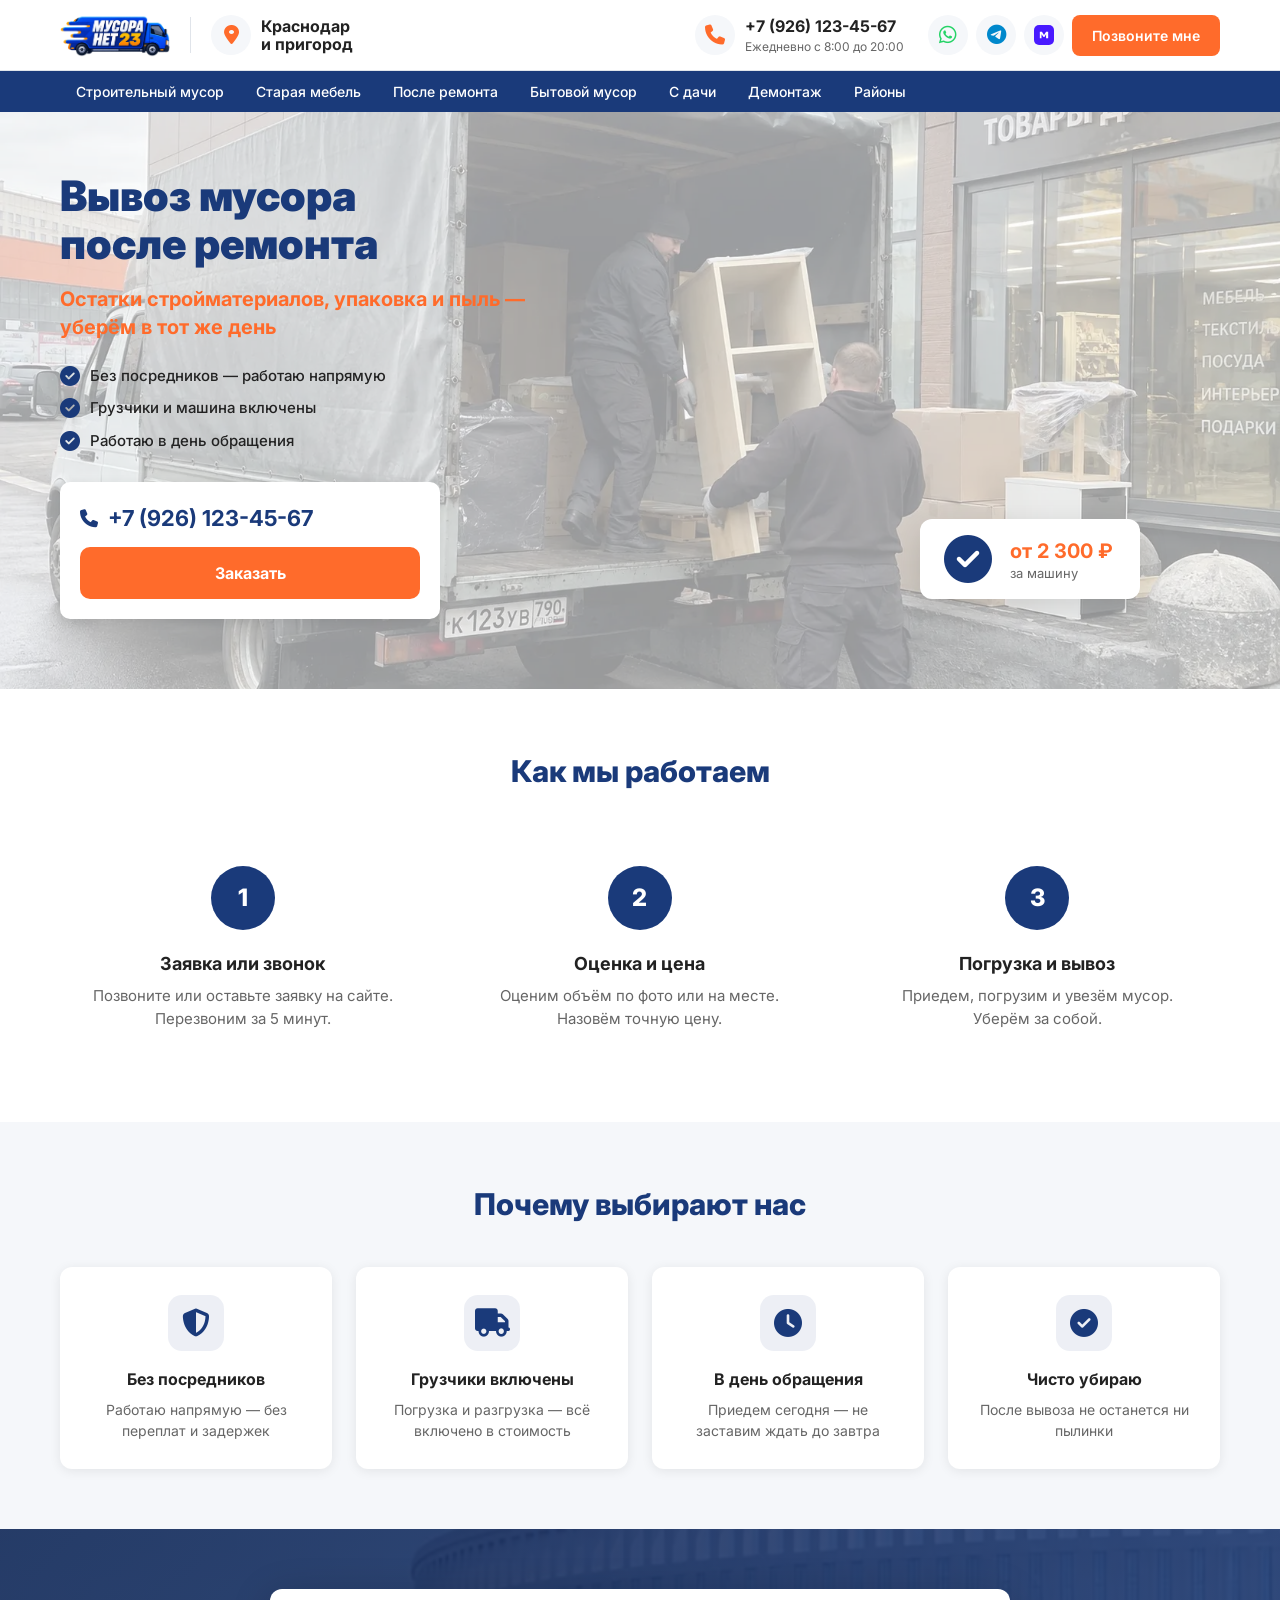
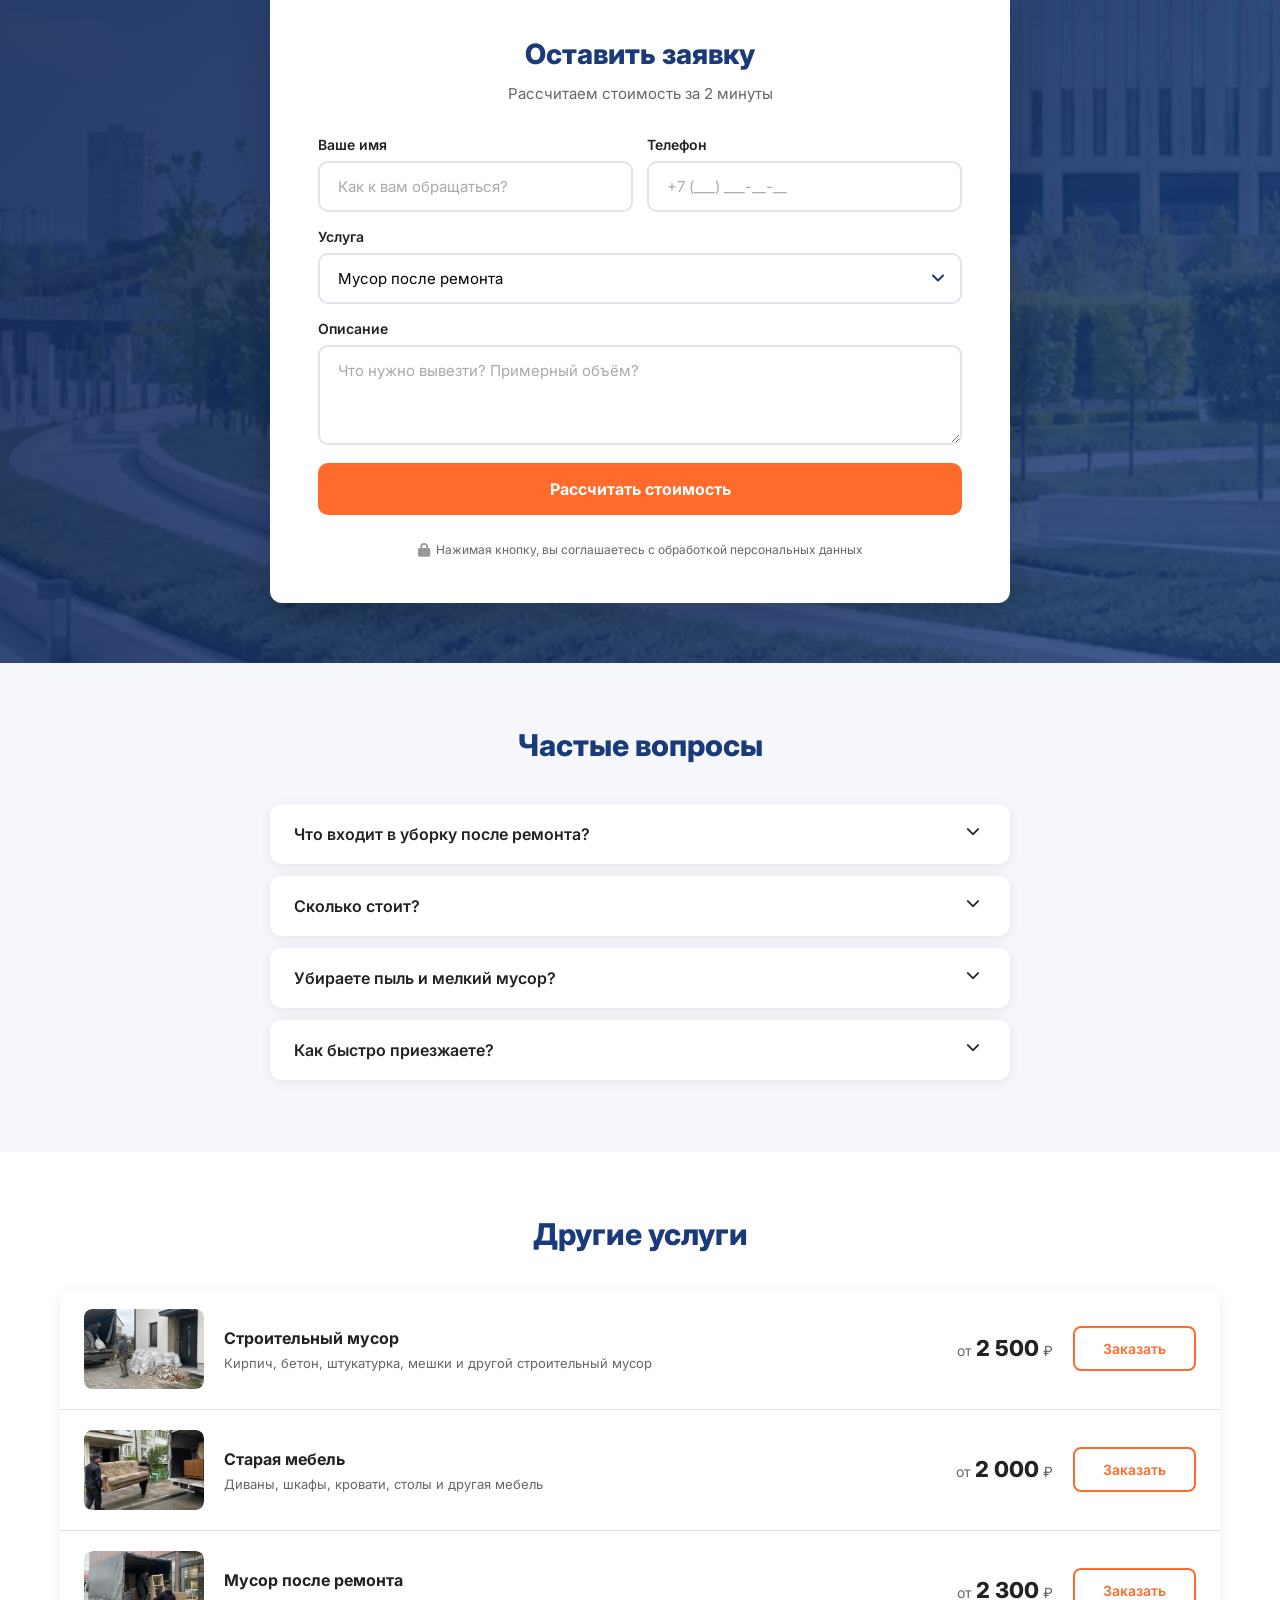
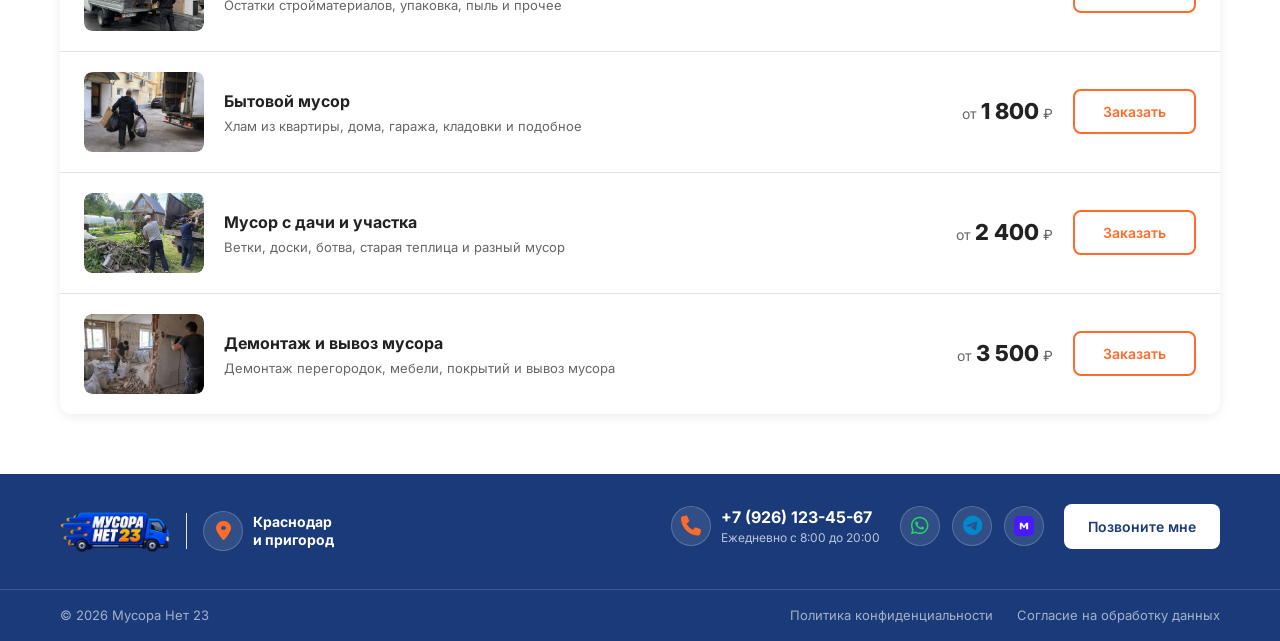
<file: musor-posle-remonta.html>
﻿<!DOCTYPE html>
<html lang="ru">
<head>
    <meta charset="UTF-8">
    <meta name="viewport" content="width=device-width, initial-scale=1.0">
    <title>Вывоз мусора после ремонта в Краснодаре — от 2 300 ₽ | Мусора Нет 23</title>
    <meta name="description" content="Вывоз мусора после ремонта в Краснодаре от 2 300 ₽. Остатки стройматериалов, упаковка, пыль — уберём в тот же день. Тел: +7 (926) 123-45-67">
    <meta name="keywords" content="вывоз мусора после ремонта краснодар, строительный мусор после ремонта, вывоз остатков стройматериалов">
    <meta name="robots" content="index, follow">
    <link rel="canonical" href="https://musora-net-23.vercel.app/musor-posle-remonta/">
    <meta property="og:type" content="website">
    <meta property="og:title" content="Вывоз мусора после ремонта в Краснодаре — Мусора Нет 23">
    <meta property="og:description" content="Вывоз мусора после ремонта от 2 300 ₽. Остатки, упаковка, пыль.">
    <meta property="og:image" content="https://musora-net-23.vercel.app/assets/main.webp">
    <meta property="og:url" content="https://musora-net-23.vercel.app/musor-posle-remonta/">
    <meta property="og:locale" content="ru_RU">
    <script type="application/ld+json">
    {
        "@context": "https://schema.org",
        "@type": "Service",
        "name": "Вывоз мусора после ремонта",
        "provider": {"@type": "LocalBusiness", "name": "Мусора Нет 23", "telephone": "+7-926-123-45-67"},
        "areaServed": "Краснодар",
        "offers": {"@type": "Offer", "price": "2300", "priceCurrency": "RUB", "priceSpecification": {"@type": "PriceSpecification", "price": "2300", "priceCurrency": "RUB", "unitText": "за машину"}}
    }
    </script>
    <link rel="stylesheet" href="./index.css">
    <link rel="stylesheet" href="service.css">
    <link href="https://fonts.googleapis.com/css2?family=Inter:wght@400;500;600;700;800;900&display=swap" rel="stylesheet">
<link rel="stylesheet" href="https://cdnjs.cloudflare.com/ajax/libs/font-awesome/6.5.1/css/all.min.css"></head>
<body>
    <!-- Header (copy from main) -->
    <header class="header">
        <div class="container header-inner">
            <div class="header-left">
                <a href="index.html" class="logo"><img src="assets/logo.webp" alt="Мусора Нет 23" class="logo-icon"></a>
                <div class="header-separator"></div>
                <div class="header-location">
                    <div class="icon-badge">
                        <i class="fa-solid fa-location-dot" style="color:#ff6b2b;font-size:20px"></i>
                    </div>
                    <span>Краснодар<br>и пригород</span>
                </div>
            </div>
            <div class="header-right">
                <div class="header-phone-block">
                    <div class="icon-badge">
                        <i class="fa-solid fa-phone" style="color:#ff6b2b;font-size:20px"></i>
                    </div>
                    <div>
                        <a href="tel:+79261234567" class="header-phone">+7 (926) 123-45-67</a>
                        <span class="header-hours">Ежедневно с 8:00 до 20:00</span>
                    </div>
                </div>
                <button class="burger" id="burgerBtn" aria-label="Меню">
                    <span></span>
                    <span></span>
                    <span></span>
                </button>
                <div class="header-actions">
                    <a href="#" class="social-circle whatsapp" title="WhatsApp">
                        <i class="fa-brands fa-whatsapp" style="color:#25D366;font-size:20px"></i>
                    </a>
                    <a href="#" class="social-circle telegram" title="Telegram">
                        <i class="fa-brands fa-telegram" style="color:#0088cc;font-size:20px"></i>
                    </a>
                    <a href="#" class="social-circle max" title="MAX">
                        <svg width="20" height="20" viewBox="0 0 24 24" fill="none">
                            <defs><linearGradient id="maxGradH" x1="0" y1="0" x2="24" y2="24"><stop offset="0%" stop-color="#471AFF"/><stop offset="100%" stop-color="#9500FF"/></linearGradient></defs>
                            <rect width="24" height="24" rx="6" fill="url(#maxGradH)"/>
                            <path d="M7 8h2.5l2.5 4 2.5-4H17v8h-2.5v-5l-2 3.5h-1L9 11v5H7V8z" fill="white"/>
                        </svg>
                    </a>
                    <a href="javascript:void(0)" class="btn-call popup-trigger">Позвоните мне</a>
                </div>
            </div>
        </div>
    </header>
    <nav class="nav">
        <div class="container">
            <ul class="nav-list">
                <li><a href="stroitelniy-musor.html">Строительный мусор</a></li>
                <li><a href="staraya-mebel.html">Старая мебель</a></li>
                <li><a href="musor-posle-remonta.html">После ремонта</a></li>
                <li><a href="bytovoy-musor.html">Бытовой мусор</a></li>
                <li><a href="musor-s-dachi.html">С дачи</a></li>
                <li><a href="demontazh.html">Демонтаж</a></li>
                <li><a href="#map">Районы</a></li>
            </ul>
        </div>
    </nav>
    <div class="mobile-overlay" id="mobileOverlay"></div>
    <aside class="mobile-menu" id="mobileMenu">
        <div class="mobile-menu-header">
            <a href="index.html" class="logo"><img src="assets/logo.webp" alt="Мусора Нет 23" class="logo-icon"></a>
            <button class="mobile-menu-close" id="mobileMenuClose" aria-label="Закрыть">
                <i class="fa-solid fa-xmark" style="font-size:24px;color:#222"></i>
            </button>
        </div>
        <nav class="mobile-nav">
            <a href="stroitelniy-musor.html">Строительный мусор</a>
            <a href="staraya-mebel.html">Старая мебель</a>
            <a href="musor-posle-remonta.html">После ремонта</a>
            <a href="bytovoy-musor.html">Бытовой мусор</a>
            <a href="musor-s-dachi.html">С дачи</a>
            <a href="demontazh.html">Демонтаж</a>
            <a href="#map">Районы</a>
        </nav>
        <div class="mobile-menu-footer">
            <div class="mobile-menu-location">
                <div class="icon-badge">
                    <i class="fa-solid fa-location-dot" style="color:#ff6b2b;font-size:20px"></i>
                </div>
                <span>Краснодар и пригород</span>
            </div>
            <div class="mobile-menu-phone-block">
                <div class="icon-badge">
                    <i class="fa-solid fa-phone" style="color:#ff6b2b;font-size:20px"></i>
                </div>
                <div>
                    <a href="tel:+79261234567" class="mobile-menu-phone">+7 (926) 123-45-67</a>
                    <span class="mobile-menu-hours">Ежедневно с 8:00 до 20:00</span>
                </div>
            </div>
            <div class="mobile-menu-socials">
                <a href="#" class="social-link whatsapp">
                    <i class="fa-brands fa-whatsapp" style="color:#25D366;font-size:22px"></i>
                    <span>WhatsApp</span>
                </a>
                <a href="#" class="social-link telegram">
                    <i class="fa-brands fa-telegram" style="color:#0088cc;font-size:22px"></i>
                    <span>Telegram</span>
                </a>
                <a href="#" class="social-link max">
                    <svg width="22" height="22" viewBox="0 0 24 24" fill="none">
                        <defs><linearGradient id="maxGradM" x1="0" y1="0" x2="24" y2="24"><stop offset="0%" stop-color="#471AFF"/><stop offset="100%" stop-color="#9500FF"/></linearGradient></defs>
                        <rect width="24" height="24" rx="6" fill="url(#maxGradM)"/>
                        <path d="M7 8h2.5l2.5 4 2.5-4H17v8h-2.5v-5l-2 3.5h-1L9 11v5H7V8z" fill="white"/>
                    </svg>
                    <span>MAX</span>
                </a>
            </div>
        </div>
    </aside>

    <section class="hero service-hero hero-posle-remonta">
        <div class="container hero-inner">
            <div class="hero-content">
                <h1 class="hero-title">Вывоз мусора<br>после ремонта</h1>
                <p class="hero-subtitle">Остатки стройматериалов, упаковка и пыль —<br>уберём в тот же день</p>
                <ul class="hero-features">
                    <li><i class="fa-solid fa-circle-check" style="color:#1a3a7a;font-size:20px"></i>Без посредников — работаю напрямую</li>
                    <li><i class="fa-solid fa-circle-check" style="color:#1a3a7a;font-size:20px"></i>Грузчики и машина включены</li>
                    <li><i class="fa-solid fa-circle-check" style="color:#1a3a7a;font-size:20px"></i>Работаю в день обращения</li>
                </ul>
                <div class="hero-cta">
                    <a href="tel:+79261234567" class="hero-phone"><i class="fa-solid fa-phone" style="color:#1a3a7a;font-size:18px"></i>+7 (926) 123-45-67</a>
                    <a href="#form" class="btn-primary">Заказать</a>
                </div>
                <div class="hero-badge">
                    <div class="hero-badge-icon"><i class="fa-solid fa-circle-check" style="color:#1a3a7a;font-size:48px"></i></div>
                    <div class="hero-badge-text"><strong>от 2 300 ₽</strong><span>за машину</span></div>
                </div>
            </div>
        </div>
    </section>

    <section class="service-how"><div class="container"><h2>Как мы работаем</h2><div class="how-steps"><div class="how-step"><div class="how-step-num">1</div><h3>Заявка или звонок</h3><p>Позвоните или оставьте заявку на сайте. Перезвоним за 5 минут.</p></div><div class="how-step"><div class="how-step-num">2</div><h3>Оценка и цена</h3><p>Оценим объём по фото или на месте. Назовём точную цену.</p></div><div class="how-step"><div class="how-step-num">3</div><h3>Погрузка и вывоз</h3><p>Приедем, погрузим и увезём мусор. Уберём за собой.</p></div></div></div></section>

    <section class="service-benefits"><div class="container"><h2>Почему выбирают нас</h2><div class="benefits-grid"><div class="benefit-card"><div class="benefit-icon"><i class="fa-solid fa-shield-halved" style="color:#1a3a7a;font-size:28px"></i></div><h3>Без посредников</h3><p>Работаю напрямую — без переплат и задержек</p></div><div class="benefit-card"><div class="benefit-icon"><i class="fa-solid fa-truck" style="color:#1a3a7a;font-size:28px"></i></div><h3>Грузчики включены</h3><p>Погрузка и разгрузка — всё включено в стоимость</p></div><div class="benefit-card"><div class="benefit-icon"><i class="fa-solid fa-clock" style="color:#1a3a7a;font-size:28px"></i></div><h3>В день обращения</h3><p>Приедем сегодня — не заставим ждать до завтра</p></div><div class="benefit-card"><div class="benefit-icon"><i class="fa-solid fa-circle-check" style="color:#1a3a7a;font-size:28px"></i></div><h3>Чисто убираю</h3><p>После вывоза не останется ни пылинки</p></div></div></div></section>

    <section class="service-form-section" id="form">
        <div class="container">
            <div class="service-form-card">
                <h2>Оставить заявку</h2>
                <p class="form-subtitle">Рассчитаем стоимость за 2 минуты</p>
                <form action="send.php" method="POST" class="service-form-grid">
                    <input type="hidden" name="page" value="Мусор после ремонта">
                    <div class="form-group"><label>Ваше имя</label><input type="text" name="name" placeholder="Как к вам обращаться?"></div>
                    <div class="form-group"><label>Телефон</label><input type="tel" name="phone" placeholder="+7 (___) ___-__-__"></div>
                    <div class="form-group full"><label>Услуга</label><select name="service"><option>Строительный мусор</option><option>Старая мебель</option><option selected>Мусор после ремонта</option><option>Бытовой мусор</option><option>Мусор с дачи и участка</option><option>Демонтаж и вывоз мусора</option></select></div>
                    <div class="form-group full"><label>Описание</label><textarea name="message" placeholder="Что нужно вывезти? Примерный объём?"></textarea></div>
                    <button type="submit" class="btn-submit">Рассчитать стоимость</button>
                    <p class="form-privacy"><i class="fa-solid fa-lock" style="color:#999;font-size:14px"></i>Нажимая кнопку, вы соглашаетесь с обработкой персональных данных</p>
                </form>
            </div>
        </div>
    </section>

    <!-- Other Services -->
    <section class="service-faq"><div class="container"><h2>Частые вопросы</h2><div class="faq-list"><div class="faq-item"><button class="faq-question">Что входит в уборку после ремонта? <i class="fa-solid fa-chevron-down faq-arrow" style="font-size:14px"></i></button><div class="faq-answer"><div class="faq-answer-inner">Вывоз остатков стройматериалов, картона, мешков с пылью, мелкого мусора.</div></div></div><div class="faq-item"><button class="faq-question">Сколько стоит? <i class="fa-solid fa-chevron-down faq-arrow" style="font-size:14px"></i></button><div class="faq-answer"><div class="faq-answer-inner">От 2 300 ₽ за машину. Точная цена зависит от объёма.</div></div></div><div class="faq-item"><button class="faq-question">Убираете пыль и мелкий мусор? <i class="fa-solid fa-chevron-down faq-arrow" style="font-size:14px"></i></button><div class="faq-answer"><div class="faq-answer-inner">Да. Соберём весь мусор, включая мелкую пыль.</div></div></div><div class="faq-item"><button class="faq-question">Как быстро приезжаете? <i class="fa-solid fa-chevron-down faq-arrow" style="font-size:14px"></i></button><div class="faq-answer"><div class="faq-answer-inner">В день обращения. Звоните до 18:00.</div></div></div></div></div></section>

    <section class="other-services">
        <div class="container">
            <h2>Другие услуги</h2>
            <div class="services-list">
                <div class="service-item">
                    <div class="service-img"><img src="assets/stroitelnii-musor.webp" alt="Строительный мусор" class="service-img-photo"></div>
                    <div class="service-info"><h3>Строительный мусор</h3><p>Кирпич, бетон, штукатурка, мешки и другой строительный мусор</p></div>
                    <div class="service-price">от <strong>2 500</strong> ₽</div>
                    <a href="stroitelniy-musor.html" class="btn-order">Заказать</a>
                </div>
                <div class="service-item">
                    <div class="service-img"><img src="assets/staraia-mebel.webp" alt="Старая мебель" class="service-img-photo"></div>
                    <div class="service-info"><h3>Старая мебель</h3><p>Диваны, шкафы, кровати, столы и другая мебель</p></div>
                    <div class="service-price">от <strong>2 000</strong> ₽</div>
                    <a href="staraya-mebel.html" class="btn-order">Заказать</a>
                </div>
                <div class="service-item">
                    <div class="service-img"><img src="assets/posle-remonta.webp" alt="Мусор после ремонта" class="service-img-photo"></div>
                    <div class="service-info"><h3>Мусор после ремонта</h3><p>Остатки стройматериалов, упаковка, пыль и прочее</p></div>
                    <div class="service-price">от <strong>2 300</strong> ₽</div>
                    <a href="musor-posle-remonta.html" class="btn-order">Заказать</a>
                </div>
                <div class="service-item">
                    <div class="service-img"><img src="assets/bitovoi-musor.webp" alt="Бытовой мусор" class="service-img-photo"></div>
                    <div class="service-info"><h3>Бытовой мусор</h3><p>Хлам из квартиры, дома, гаража, кладовки и подобное</p></div>
                    <div class="service-price">от <strong>1 800</strong> ₽</div>
                    <a href="bytovoy-musor.html" class="btn-order">Заказать</a>
                </div>
                <div class="service-item">
                    <div class="service-img"><img src="assets/s-dachi.webp" alt="Мусор с дачи" class="service-img-photo"></div>
                    <div class="service-info"><h3>Мусор с дачи и участка</h3><p>Ветки, доски, ботва, старая теплица и разный мусор</p></div>
                    <div class="service-price">от <strong>2 400</strong> ₽</div>
                    <a href="musor-s-dachi.html" class="btn-order">Заказать</a>
                </div>
                <div class="service-item">
                    <div class="service-img"><img src="assets/demontaz.webp" alt="Демонтаж" class="service-img-photo"></div>
                    <div class="service-info"><h3>Демонтаж и вывоз мусора</h3><p>Демонтаж перегородок, мебели, покрытий и вывоз мусора</p></div>
                    <div class="service-price">от <strong>3 500</strong> ₽</div>
                    <a href="demontazh.html" class="btn-order">Заказать</a>
                </div>
            </div>
        </div>
    </section>

    <section class="seo-hidden" style="padding:0;height:0;overflow:visible;position:relative;">
        <div style="position:absolute;left:-9999px;top:auto;width:1px;height:1px;overflow:hidden;">
            <h2>Вывоз мусора после ремонта в Краснодаре</h2>
            <p>Вывоз мусора после ремонта в Краснодаре — услуга компании «Мусора Нет 23». Убираем остатки стройматериалов, картонную упаковку, мешки с пылью и прочий мусор после ремонта квартир, домов и офисов.</p>
            <p>Стоимость — от 2 300 ₽ за машину. Убираем в тот же день. Звоните: +7 (926) 123-45-67.</p>
        </div>
    </section>

    <!-- Footer -->
    <footer class="footer">
        <div class="container footer-inner">
            <div class="footer-left">
                <a href="index.html" class="logo"><img src="assets/logo.webp" alt="Мусора Нет 23" class="logo-icon"></a>
                <div class="header-separator"></div>
                <div class="footer-location">
                    <div class="icon-badge">
                        <i class="fa-solid fa-location-dot" style="color:#ff6b2b;font-size:20px"></i>
                    </div>
                    <span>Краснодар<br>и пригород</span>
                </div>
            </div>
            <div class="footer-right">
                <div class="footer-phone-block">
                    <div class="icon-badge">
                        <i class="fa-solid fa-phone" style="color:#ff6b2b;font-size:20px"></i>
                    </div>
                    <div>
                        <a href="tel:+79261234567" class="footer-phone">+7 (926) 123-45-67</a>
                        <span class="footer-hours">Ежедневно с 8:00 до 20:00</span>
                    </div>
                </div>
                <div class="footer-socials">
                    <a href="#" class="social-circle whatsapp" title="WhatsApp">
                        <i class="fa-brands fa-whatsapp" style="color:#25D366;font-size:20px"></i>
                    </a>
                    <a href="#" class="social-circle telegram" title="Telegram">
                        <i class="fa-brands fa-telegram" style="color:#0088cc;font-size:20px"></i>
                    </a>
                    <a href="#" class="social-circle max" title="MAX">
                        <svg width="20" height="20" viewBox="0 0 24 24" fill="none">
                            <defs><linearGradient id="maxGradF" x1="0" y1="0" x2="24" y2="24"><stop offset="0%" stop-color="#471AFF"/><stop offset="100%" stop-color="#9500FF"/></linearGradient></defs>
                            <rect width="24" height="24" rx="6" fill="url(#maxGradF)"/>
                            <path d="M7 8h2.5l2.5 4 2.5-4H17v8h-2.5v-5l-2 3.5h-1L9 11v5H7V8z" fill="white"/>
                        </svg>
                    </a>
                </div>
                <a href="javascript:void(0)" class="btn-call popup-trigger">Позвоните мне</a>
            </div>
        </div>
        <div class="footer-bottom">
            <div class="container footer-bottom-inner">
                <span>© 2026 Мусора Нет 23</span>
                <div class="footer-links">
                    <a href="#">Политика конфиденциальности</a>
                    <a href="#">Согласие на обработку данных</a>
                </div>
            </div>
        </div>
    </footer>

    <!-- Popup -->
    <div class="popup-overlay" id="popupOverlay"><div class="popup-form"><button class="popup-close" id="popupClose">&times;</button><div id="popupContent"><h3>Заказать обратный звонок</h3><p class="popup-subtitle">Оставьте номер — перезвоним за 5 минут</p><form action="send.php" method="POST"><input type="hidden" name="page" value="Мусор после ремонта"><input type="hidden" name="service" value="Обратный звонок"><div class="form-group"><label for="popupName">Ваше имя</label><input type="text" id="popupName" name="name" placeholder="Как к вам обращаться?"></div><div class="form-group"><label for="popupPhone">Телефон</label><input type="tel" id="popupPhone" name="phone" placeholder="+7 (___) ___-__-__"></div><button type="submit" class="btn-submit" id="popupSubmit">Перезвоните мне</button><p class="popup-privacy">Нажимая кнопку, вы соглашаетесь с обработкой персональных данных</p></form></div><div class="popup-success" id="popupSuccess"><div class="popup-success-icon">✓</div><h3>Спасибо!</h3><p>Мы перезвоним вам в ближайшее время</p></div></div></div>
    <div class="mobile-sticky-call"><a href="tel:+79261234567" class="mobile-sticky-btn"><i class="fa-solid fa-phone" style="color:white;font-size:18px"></i>Позвонить</a></div>
    <script src="script.js"></script>
    <script>(function(){var o=document.getElementById('popupOverlay'),c=document.getElementById('popupClose'),t=document.querySelectorAll('.popup-trigger'),s=document.getElementById('popupSubmit'),p=document.getElementById('popupContent'),u=document.getElementById('popupSuccess');t.forEach(function(b){b.addEventListener('click',function(e){e.preventDefault();o.classList.add('active')})});c.addEventListener('click',function(){o.classList.remove('active');p.style.display='';u.classList.remove('show')});o.addEventListener('click',function(e){if(e.target===o){o.classList.remove('active');p.style.display='';u.classList.remove('show')}});document.addEventListener('keydown',function(e){if(e.key==='Escape'&&o.classList.contains('active')){o.classList.remove('active');p.style.display='';u.classList.remove('show')}});s.addEventListener('click',function(){p.style.display='none';u.classList.add('show')})})();</script>
    <script>document.querySelectorAll('.faq-question').forEach(function(b){b.addEventListener('click',function(){var i=this.parentElement,w=i.classList.contains('active');document.querySelectorAll('.faq-item.active').forEach(function(x){x.classList.remove('active')});if(!w)i.classList.add('active')})});</script>
</body>
</html>
</file>
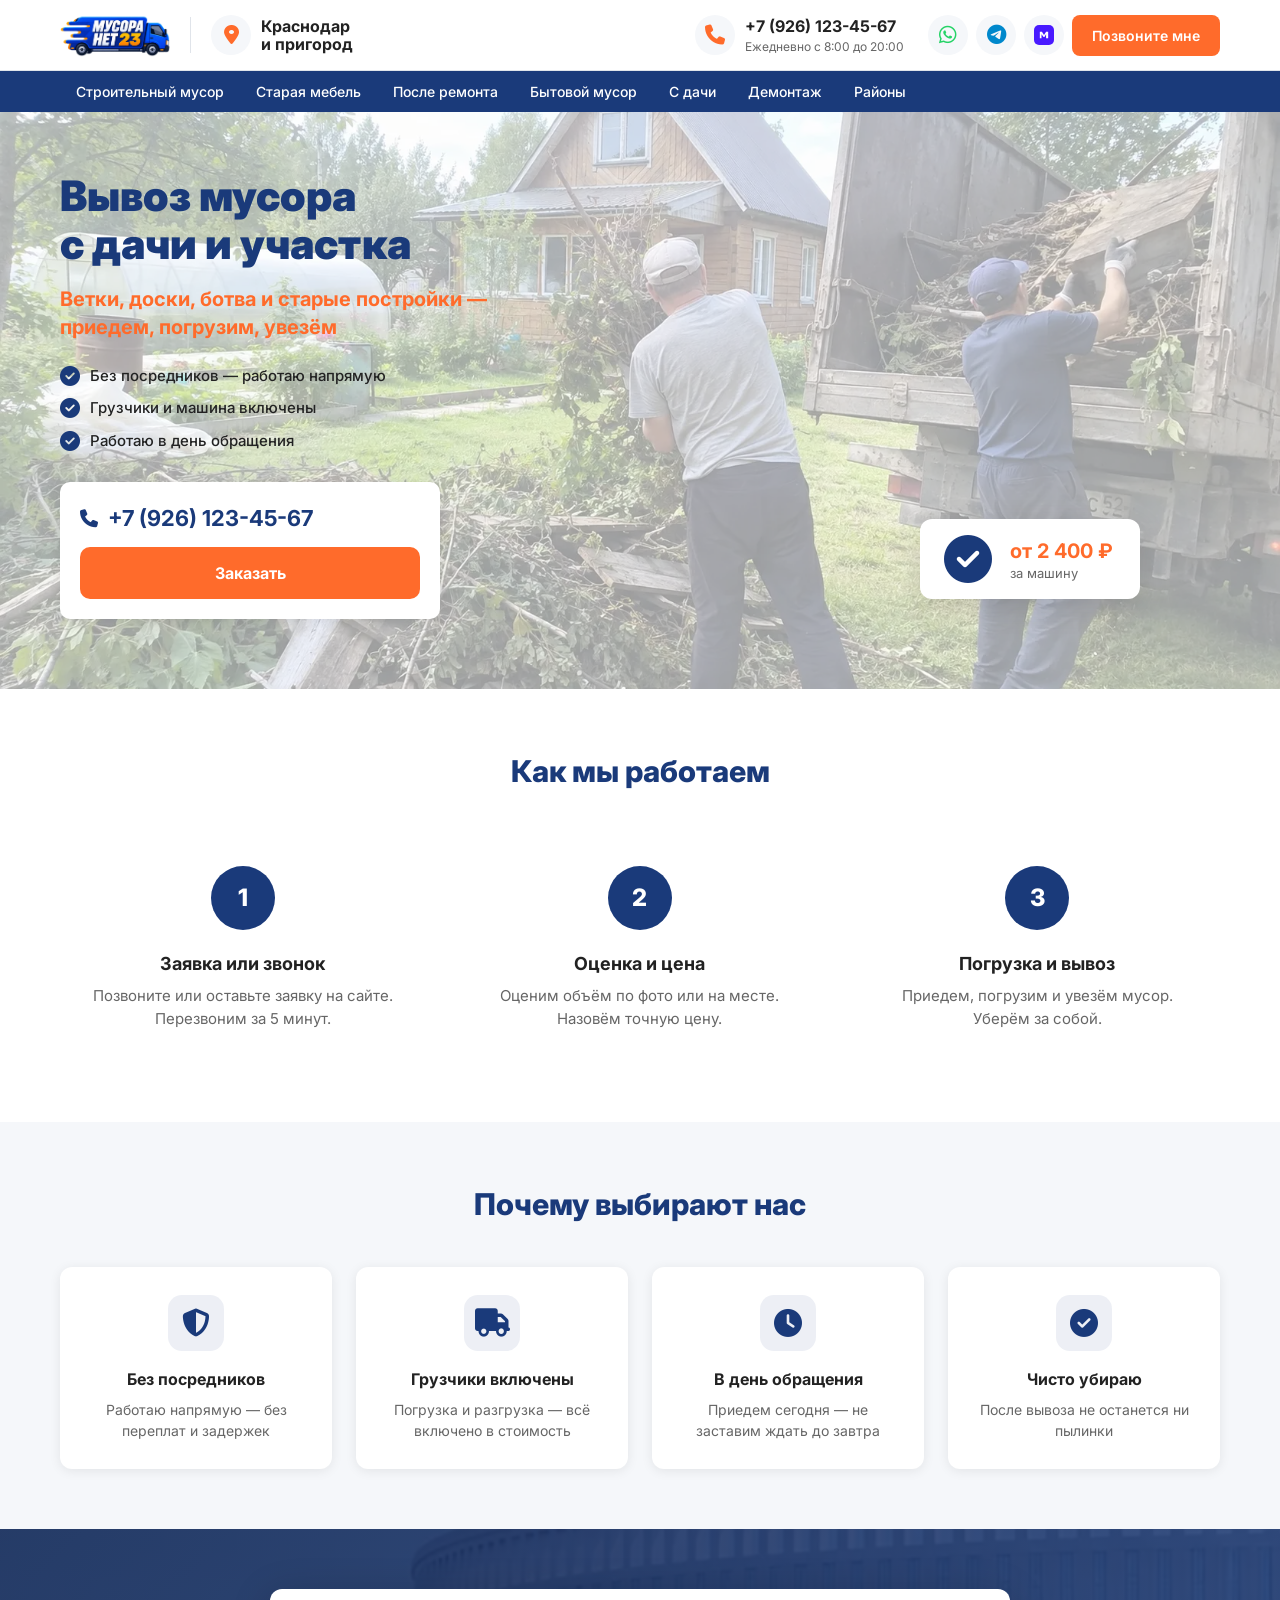
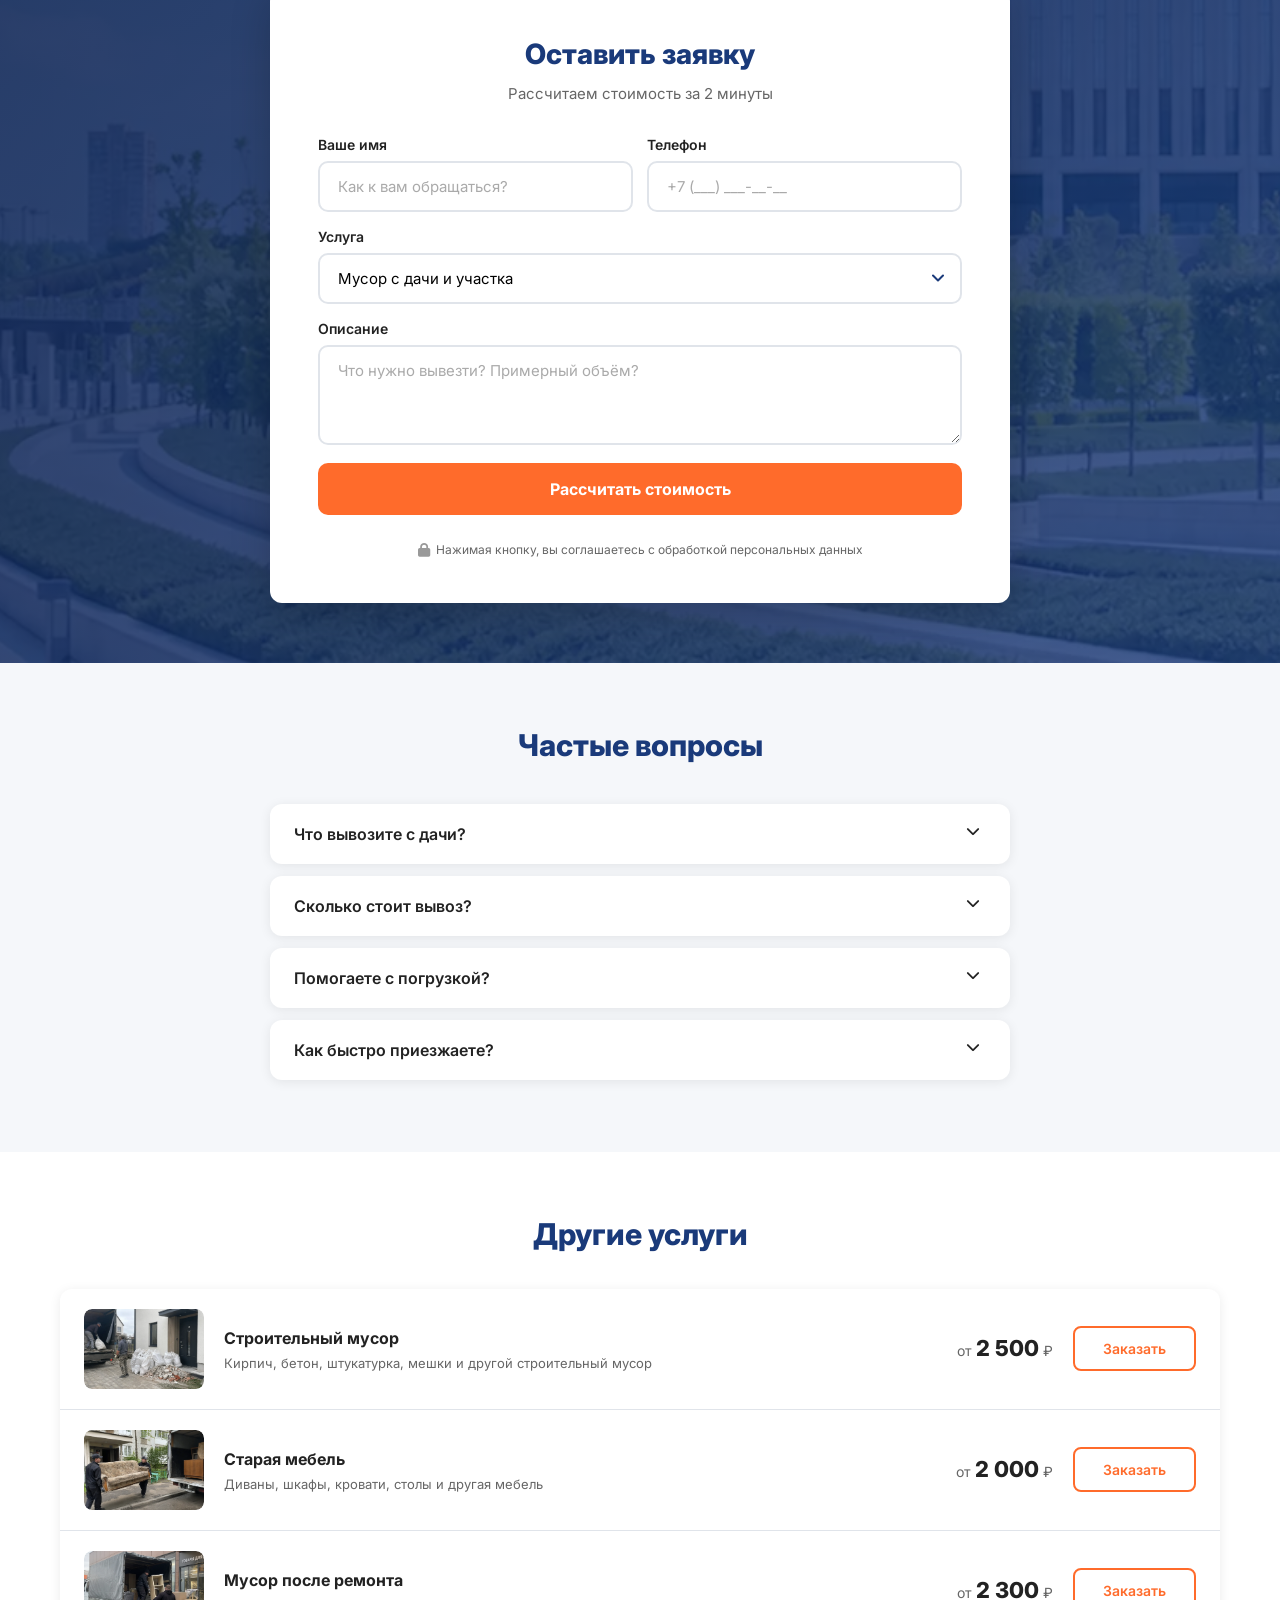
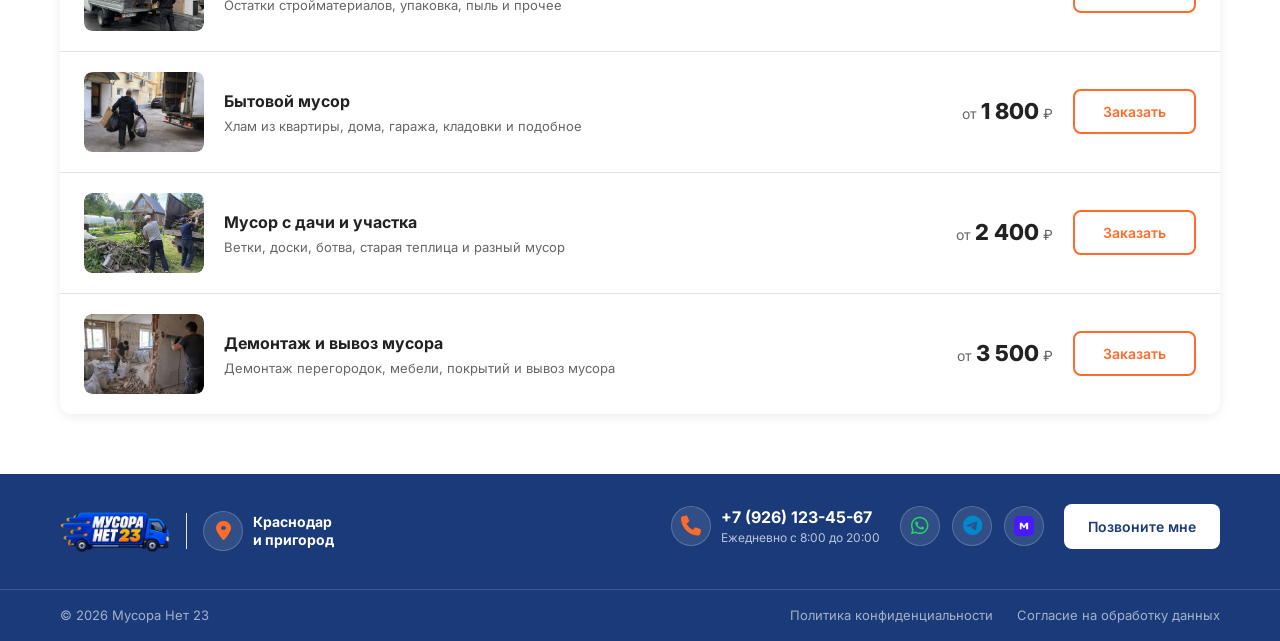
<file: musor-s-dachi.html>
﻿<!DOCTYPE html>
<html lang="ru">
<head>
    <meta charset="UTF-8">
    <meta name="viewport" content="width=device-width, initial-scale=1.0">
    <title>Вывоз мусора с дачи в Краснодаре — от 2 400 ₽ | Мусора Нет 23</title>
    <meta name="description" content="Вывоз мусора с дачи и участка в Краснодаре от 2 400 ₽. Ветки, доски, ботва, старые постройки — приедем, погрузим, увезём. Тел: +7 (926) 123-45-67">
    <meta name="keywords" content="вывоз мусора с дачи краснодар, вывоз веток, вывоз мусора с участка, уборка территории краснодар">
    <meta name="robots" content="index, follow">
    <link rel="canonical" href="https://musora-net-23.vercel.app/musor-s-dachi/">
    <meta property="og:type" content="website">
    <meta property="og:title" content="Вывоз мусора с дачи в Краснодаре — Мусора Нет 23">
    <meta property="og:description" content="Вывоз мусора с дачи от 2 400 ₽. Ветки, доски, ботва — приедем, уберём.">
    <meta property="og:image" content="https://musora-net-23.vercel.app/assets/main.webp">
    <meta property="og:url" content="https://musora-net-23.vercel.app/musor-s-dachi/">
    <meta property="og:locale" content="ru_RU">
    <script type="application/ld+json">
    {
        "@context": "https://schema.org",
        "@type": "Service",
        "name": "Вывоз мусора с дачи и участка",
        "provider": {"@type": "LocalBusiness", "name": "Мусора Нет 23", "telephone": "+7-926-123-45-67"},
        "areaServed": "Краснодар",
        "offers": {"@type": "Offer", "price": "2400", "priceCurrency": "RUB", "priceSpecification": {"@type": "PriceSpecification", "price": "2400", "priceCurrency": "RUB", "unitText": "за машину"}}
    }
    </script>
    <link rel="stylesheet" href="./index.css">
    <link rel="stylesheet" href="service.css">
    <link href="https://fonts.googleapis.com/css2?family=Inter:wght@400;500;600;700;800;900&display=swap" rel="stylesheet">
<link rel="stylesheet" href="https://cdnjs.cloudflare.com/ajax/libs/font-awesome/6.5.1/css/all.min.css"></head>
<body>
    <!-- Header (copy from main) -->
    <header class="header">
        <div class="container header-inner">
            <div class="header-left">
                <a href="index.html" class="logo"><img src="assets/logo.webp" alt="Мусора Нет 23" class="logo-icon"></a>
                <div class="header-separator"></div>
                <div class="header-location">
                    <div class="icon-badge">
                        <i class="fa-solid fa-location-dot" style="color:#ff6b2b;font-size:20px"></i>
                    </div>
                    <span>Краснодар<br>и пригород</span>
                </div>
            </div>
            <div class="header-right">
                <div class="header-phone-block">
                    <div class="icon-badge">
                        <i class="fa-solid fa-phone" style="color:#ff6b2b;font-size:20px"></i>
                    </div>
                    <div>
                        <a href="tel:+79261234567" class="header-phone">+7 (926) 123-45-67</a>
                        <span class="header-hours">Ежедневно с 8:00 до 20:00</span>
                    </div>
                </div>
                <button class="burger" id="burgerBtn" aria-label="Меню">
                    <span></span>
                    <span></span>
                    <span></span>
                </button>
                <div class="header-actions">
                    <a href="#" class="social-circle whatsapp" title="WhatsApp">
                        <i class="fa-brands fa-whatsapp" style="color:#25D366;font-size:20px"></i>
                    </a>
                    <a href="#" class="social-circle telegram" title="Telegram">
                        <i class="fa-brands fa-telegram" style="color:#0088cc;font-size:20px"></i>
                    </a>
                    <a href="#" class="social-circle max" title="MAX">
                        <svg width="20" height="20" viewBox="0 0 24 24" fill="none">
                            <defs><linearGradient id="maxGradH" x1="0" y1="0" x2="24" y2="24"><stop offset="0%" stop-color="#471AFF"/><stop offset="100%" stop-color="#9500FF"/></linearGradient></defs>
                            <rect width="24" height="24" rx="6" fill="url(#maxGradH)"/>
                            <path d="M7 8h2.5l2.5 4 2.5-4H17v8h-2.5v-5l-2 3.5h-1L9 11v5H7V8z" fill="white"/>
                        </svg>
                    </a>
                    <a href="javascript:void(0)" class="btn-call popup-trigger">Позвоните мне</a>
                </div>
            </div>
        </div>
    </header>
    <nav class="nav">
        <div class="container">
            <ul class="nav-list">
                <li><a href="stroitelniy-musor.html">Строительный мусор</a></li>
                <li><a href="staraya-mebel.html">Старая мебель</a></li>
                <li><a href="musor-posle-remonta.html">После ремонта</a></li>
                <li><a href="bytovoy-musor.html">Бытовой мусор</a></li>
                <li><a href="musor-s-dachi.html">С дачи</a></li>
                <li><a href="demontazh.html">Демонтаж</a></li>
                <li><a href="#map">Районы</a></li>
            </ul>
        </div>
    </nav>
    <div class="mobile-overlay" id="mobileOverlay"></div>
    <aside class="mobile-menu" id="mobileMenu">
        <div class="mobile-menu-header">
            <a href="index.html" class="logo"><img src="assets/logo.webp" alt="Мусора Нет 23" class="logo-icon"></a>
            <button class="mobile-menu-close" id="mobileMenuClose" aria-label="Закрыть">
                <i class="fa-solid fa-xmark" style="font-size:24px;color:#222"></i>
            </button>
        </div>
        <nav class="mobile-nav">
            <a href="stroitelniy-musor.html">Строительный мусор</a>
            <a href="staraya-mebel.html">Старая мебель</a>
            <a href="musor-posle-remonta.html">После ремонта</a>
            <a href="bytovoy-musor.html">Бытовой мусор</a>
            <a href="musor-s-dachi.html">С дачи</a>
            <a href="demontazh.html">Демонтаж</a>
            <a href="#map">Районы</a>
        </nav>
        <div class="mobile-menu-footer">
            <div class="mobile-menu-location">
                <div class="icon-badge">
                    <i class="fa-solid fa-location-dot" style="color:#ff6b2b;font-size:20px"></i>
                </div>
                <span>Краснодар и пригород</span>
            </div>
            <div class="mobile-menu-phone-block">
                <div class="icon-badge">
                    <i class="fa-solid fa-phone" style="color:#ff6b2b;font-size:20px"></i>
                </div>
                <div>
                    <a href="tel:+79261234567" class="mobile-menu-phone">+7 (926) 123-45-67</a>
                    <span class="mobile-menu-hours">Ежедневно с 8:00 до 20:00</span>
                </div>
            </div>
            <div class="mobile-menu-socials">
                <a href="#" class="social-link whatsapp">
                    <i class="fa-brands fa-whatsapp" style="color:#25D366;font-size:22px"></i>
                    <span>WhatsApp</span>
                </a>
                <a href="#" class="social-link telegram">
                    <i class="fa-brands fa-telegram" style="color:#0088cc;font-size:22px"></i>
                    <span>Telegram</span>
                </a>
                <a href="#" class="social-link max">
                    <svg width="22" height="22" viewBox="0 0 24 24" fill="none">
                        <defs><linearGradient id="maxGradM" x1="0" y1="0" x2="24" y2="24"><stop offset="0%" stop-color="#471AFF"/><stop offset="100%" stop-color="#9500FF"/></linearGradient></defs>
                        <rect width="24" height="24" rx="6" fill="url(#maxGradM)"/>
                        <path d="M7 8h2.5l2.5 4 2.5-4H17v8h-2.5v-5l-2 3.5h-1L9 11v5H7V8z" fill="white"/>
                    </svg>
                    <span>MAX</span>
                </a>
            </div>
        </div>
    </aside>

    <section class="hero service-hero hero-s-dachi">
        <div class="container hero-inner">
            <div class="hero-content">
                <h1 class="hero-title">Вывоз мусора<br>с дачи и участка</h1>
                <p class="hero-subtitle">Ветки, доски, ботва и старые постройки —<br>приедем, погрузим, увезём</p>
                <ul class="hero-features">
                    <li><i class="fa-solid fa-circle-check" style="color:#1a3a7a;font-size:20px"></i>Без посредников — работаю напрямую</li>
                    <li><i class="fa-solid fa-circle-check" style="color:#1a3a7a;font-size:20px"></i>Грузчики и машина включены</li>
                    <li><i class="fa-solid fa-circle-check" style="color:#1a3a7a;font-size:20px"></i>Работаю в день обращения</li>
                </ul>
                <div class="hero-cta">
                    <a href="tel:+79261234567" class="hero-phone"><i class="fa-solid fa-phone" style="color:#1a3a7a;font-size:18px"></i>+7 (926) 123-45-67</a>
                    <a href="#form" class="btn-primary">Заказать</a>
                </div>
                <div class="hero-badge">
                    <div class="hero-badge-icon"><i class="fa-solid fa-circle-check" style="color:#1a3a7a;font-size:48px"></i></div>
                    <div class="hero-badge-text"><strong>от 2 400 ₽</strong><span>за машину</span></div>
                </div>
            </div>
        </div>
    </section>

    <section class="service-how"><div class="container"><h2>Как мы работаем</h2><div class="how-steps"><div class="how-step"><div class="how-step-num">1</div><h3>Заявка или звонок</h3><p>Позвоните или оставьте заявку на сайте. Перезвоним за 5 минут.</p></div><div class="how-step"><div class="how-step-num">2</div><h3>Оценка и цена</h3><p>Оценим объём по фото или на месте. Назовём точную цену.</p></div><div class="how-step"><div class="how-step-num">3</div><h3>Погрузка и вывоз</h3><p>Приедем, погрузим и увезём мусор. Уберём за собой.</p></div></div></div></section>

    <section class="service-benefits"><div class="container"><h2>Почему выбирают нас</h2><div class="benefits-grid"><div class="benefit-card"><div class="benefit-icon"><i class="fa-solid fa-shield-halved" style="color:#1a3a7a;font-size:28px"></i></div><h3>Без посредников</h3><p>Работаю напрямую — без переплат и задержек</p></div><div class="benefit-card"><div class="benefit-icon"><i class="fa-solid fa-truck" style="color:#1a3a7a;font-size:28px"></i></div><h3>Грузчики включены</h3><p>Погрузка и разгрузка — всё включено в стоимость</p></div><div class="benefit-card"><div class="benefit-icon"><i class="fa-solid fa-clock" style="color:#1a3a7a;font-size:28px"></i></div><h3>В день обращения</h3><p>Приедем сегодня — не заставим ждать до завтра</p></div><div class="benefit-card"><div class="benefit-icon"><i class="fa-solid fa-circle-check" style="color:#1a3a7a;font-size:28px"></i></div><h3>Чисто убираю</h3><p>После вывоза не останется ни пылинки</p></div></div></div></section>

    <section class="service-form-section" id="form">
        <div class="container">
            <div class="service-form-card">
                <h2>Оставить заявку</h2>
                <p class="form-subtitle">Рассчитаем стоимость за 2 минуты</p>
                <form action="send.php" method="POST" class="service-form-grid">
                    <input type="hidden" name="page" value="Мусор с дачи">
                    <div class="form-group"><label>Ваше имя</label><input type="text" name="name" placeholder="Как к вам обращаться?"></div>
                    <div class="form-group"><label>Телефон</label><input type="tel" name="phone" placeholder="+7 (___) ___-__-__"></div>
                    <div class="form-group full"><label>Услуга</label><select name="service"><option>Строительный мусор</option><option>Старая мебель</option><option>Мусор после ремонта</option><option>Бытовой мусор</option><option selected>Мусор с дачи и участка</option><option>Демонтаж и вывоз мусора</option></select></div>
                    <div class="form-group full"><label>Описание</label><textarea name="message" placeholder="Что нужно вывезти? Примерный объём?"></textarea></div>
                    <button type="submit" class="btn-submit">Рассчитать стоимость</button>
                    <p class="form-privacy"><i class="fa-solid fa-lock" style="color:#999;font-size:14px"></i>Нажимая кнопку, вы соглашаетесь с обработкой персональных данных</p>
                </form>
            </div>
        </div>
    </section>

    <!-- Other Services -->
    <section class="service-faq"><div class="container"><h2>Частые вопросы</h2><div class="faq-list"><div class="faq-item"><button class="faq-question">Что вывозите с дачи? <i class="fa-solid fa-chevron-down faq-arrow" style="font-size:14px"></i></button><div class="faq-answer"><div class="faq-answer-inner">Ветки, доски, ботву, старые теплицы, покрышки, строительный мусор.</div></div></div><div class="faq-item"><button class="faq-question">Сколько стоит вывоз? <i class="fa-solid fa-chevron-down faq-arrow" style="font-size:14px"></i></button><div class="faq-answer"><div class="faq-answer-inner">От 2 400 ₽ за машину. Зависит от объёма мусора.</div></div></div><div class="faq-item"><button class="faq-question">Помогаете с погрузкой? <i class="fa-solid fa-chevron-down faq-arrow" style="font-size:14px"></i></button><div class="faq-answer"><div class="faq-answer-inner">Да. Грузчики, погрузка и вывоз — всё включено.</div></div></div><div class="faq-item"><button class="faq-question">Как быстро приезжаете? <i class="fa-solid fa-chevron-down faq-arrow" style="font-size:14px"></i></button><div class="faq-answer"><div class="faq-answer-inner">В день обращения или на следующий день.</div></div></div></div></div></section>

    <section class="other-services">
        <div class="container">
            <h2>Другие услуги</h2>
            <div class="services-list">
                <div class="service-item">
                    <div class="service-img"><img src="assets/stroitelnii-musor.webp" alt="Строительный мусор" class="service-img-photo"></div>
                    <div class="service-info"><h3>Строительный мусор</h3><p>Кирпич, бетон, штукатурка, мешки и другой строительный мусор</p></div>
                    <div class="service-price">от <strong>2 500</strong> ₽</div>
                    <a href="stroitelniy-musor.html" class="btn-order">Заказать</a>
                </div>
                <div class="service-item">
                    <div class="service-img"><img src="assets/staraia-mebel.webp" alt="Старая мебель" class="service-img-photo"></div>
                    <div class="service-info"><h3>Старая мебель</h3><p>Диваны, шкафы, кровати, столы и другая мебель</p></div>
                    <div class="service-price">от <strong>2 000</strong> ₽</div>
                    <a href="staraya-mebel.html" class="btn-order">Заказать</a>
                </div>
                <div class="service-item">
                    <div class="service-img"><img src="assets/posle-remonta.webp" alt="Мусор после ремонта" class="service-img-photo"></div>
                    <div class="service-info"><h3>Мусор после ремонта</h3><p>Остатки стройматериалов, упаковка, пыль и прочее</p></div>
                    <div class="service-price">от <strong>2 300</strong> ₽</div>
                    <a href="musor-posle-remonta.html" class="btn-order">Заказать</a>
                </div>
                <div class="service-item">
                    <div class="service-img"><img src="assets/bitovoi-musor.webp" alt="Бытовой мусор" class="service-img-photo"></div>
                    <div class="service-info"><h3>Бытовой мусор</h3><p>Хлам из квартиры, дома, гаража, кладовки и подобное</p></div>
                    <div class="service-price">от <strong>1 800</strong> ₽</div>
                    <a href="bytovoy-musor.html" class="btn-order">Заказать</a>
                </div>
                <div class="service-item">
                    <div class="service-img"><img src="assets/s-dachi.webp" alt="Мусор с дачи" class="service-img-photo"></div>
                    <div class="service-info"><h3>Мусор с дачи и участка</h3><p>Ветки, доски, ботва, старая теплица и разный мусор</p></div>
                    <div class="service-price">от <strong>2 400</strong> ₽</div>
                    <a href="musor-s-dachi.html" class="btn-order">Заказать</a>
                </div>
                <div class="service-item">
                    <div class="service-img"><img src="assets/demontaz.webp" alt="Демонтаж" class="service-img-photo"></div>
                    <div class="service-info"><h3>Демонтаж и вывоз мусора</h3><p>Демонтаж перегородок, мебели, покрытий и вывоз мусора</p></div>
                    <div class="service-price">от <strong>3 500</strong> ₽</div>
                    <a href="demontazh.html" class="btn-order">Заказать</a>
                </div>
            </div>
        </div>
    </section>

    <section class="seo-hidden" style="padding:0;height:0;overflow:visible;position:relative;">
        <div style="position:absolute;left:-9999px;top:auto;width:1px;height:1px;overflow:hidden;">
            <h2>Вывоз мусора с дачи и участка в Краснодаре</h2>
            <p>Вывоз мусора с дачи и участка в Краснодаре — услуга компании «Мусора Нет 23». Вывозим ветки, доски, ботву, старые теплицы, покрышки и прочий мусор с дачных участков.</p>
            <p>Стоимость — от 2 400 ₽ за машину. Приедем, погрузим и увезём. Звоните: +7 (926) 123-45-67.</p>
        </div>
    </section>

    <!-- Footer -->
    <footer class="footer">
        <div class="container footer-inner">
            <div class="footer-left">
                <a href="index.html" class="logo"><img src="assets/logo.webp" alt="Мусора Нет 23" class="logo-icon"></a>
                <div class="header-separator"></div>
                <div class="footer-location">
                    <div class="icon-badge">
                        <i class="fa-solid fa-location-dot" style="color:#ff6b2b;font-size:20px"></i>
                    </div>
                    <span>Краснодар<br>и пригород</span>
                </div>
            </div>
            <div class="footer-right">
                <div class="footer-phone-block">
                    <div class="icon-badge">
                        <i class="fa-solid fa-phone" style="color:#ff6b2b;font-size:20px"></i>
                    </div>
                    <div>
                        <a href="tel:+79261234567" class="footer-phone">+7 (926) 123-45-67</a>
                        <span class="footer-hours">Ежедневно с 8:00 до 20:00</span>
                    </div>
                </div>
                <div class="footer-socials">
                    <a href="#" class="social-circle whatsapp" title="WhatsApp">
                        <i class="fa-brands fa-whatsapp" style="color:#25D366;font-size:20px"></i>
                    </a>
                    <a href="#" class="social-circle telegram" title="Telegram">
                        <i class="fa-brands fa-telegram" style="color:#0088cc;font-size:20px"></i>
                    </a>
                    <a href="#" class="social-circle max" title="MAX">
                        <svg width="20" height="20" viewBox="0 0 24 24" fill="none">
                            <defs><linearGradient id="maxGradF" x1="0" y1="0" x2="24" y2="24"><stop offset="0%" stop-color="#471AFF"/><stop offset="100%" stop-color="#9500FF"/></linearGradient></defs>
                            <rect width="24" height="24" rx="6" fill="url(#maxGradF)"/>
                            <path d="M7 8h2.5l2.5 4 2.5-4H17v8h-2.5v-5l-2 3.5h-1L9 11v5H7V8z" fill="white"/>
                        </svg>
                    </a>
                </div>
                <a href="javascript:void(0)" class="btn-call popup-trigger">Позвоните мне</a>
            </div>
        </div>
        <div class="footer-bottom">
            <div class="container footer-bottom-inner">
                <span>© 2026 Мусора Нет 23</span>
                <div class="footer-links">
                    <a href="#">Политика конфиденциальности</a>
                    <a href="#">Согласие на обработку данных</a>
                </div>
            </div>
        </div>
    </footer>

    <!-- Popup -->
    <div class="popup-overlay" id="popupOverlay"><div class="popup-form"><button class="popup-close" id="popupClose">&times;</button><div id="popupContent"><h3>Заказать обратный звонок</h3><p class="popup-subtitle">Оставьте номер — перезвоним за 5 минут</p><form action="send.php" method="POST"><input type="hidden" name="page" value="Мусор с дачи"><input type="hidden" name="service" value="Обратный звонок"><div class="form-group"><label for="popupName">Ваше имя</label><input type="text" id="popupName" name="name" placeholder="Как к вам обращаться?"></div><div class="form-group"><label for="popupPhone">Телефон</label><input type="tel" id="popupPhone" name="phone" placeholder="+7 (___) ___-__-__"></div><button type="submit" class="btn-submit" id="popupSubmit">Перезвоните мне</button><p class="popup-privacy">Нажимая кнопку, вы соглашаетесь с обработкой персональных данных</p></form></div><div class="popup-success" id="popupSuccess"><div class="popup-success-icon">✓</div><h3>Спасибо!</h3><p>Мы перезвоним вам в ближайшее время</p></div></div></div>
    <div class="mobile-sticky-call"><a href="tel:+79261234567" class="mobile-sticky-btn"><i class="fa-solid fa-phone" style="color:white;font-size:18px"></i>Позвонить</a></div>
    <script src="script.js"></script>
    <script>(function(){var o=document.getElementById('popupOverlay'),c=document.getElementById('popupClose'),t=document.querySelectorAll('.popup-trigger'),s=document.getElementById('popupSubmit'),p=document.getElementById('popupContent'),u=document.getElementById('popupSuccess');t.forEach(function(b){b.addEventListener('click',function(e){e.preventDefault();o.classList.add('active')})});c.addEventListener('click',function(){o.classList.remove('active');p.style.display='';u.classList.remove('show')});o.addEventListener('click',function(e){if(e.target===o){o.classList.remove('active');p.style.display='';u.classList.remove('show')}});document.addEventListener('keydown',function(e){if(e.key==='Escape'&&o.classList.contains('active')){o.classList.remove('active');p.style.display='';u.classList.remove('show')}});s.addEventListener('click',function(){p.style.display='none';u.classList.add('show')})})();</script>
    <script>document.querySelectorAll('.faq-question').forEach(function(b){b.addEventListener('click',function(){var i=this.parentElement,w=i.classList.contains('active');document.querySelectorAll('.faq-item.active').forEach(function(x){x.classList.remove('active')});if(!w)i.classList.add('active')})});</script>
</body>
</html>
</file>
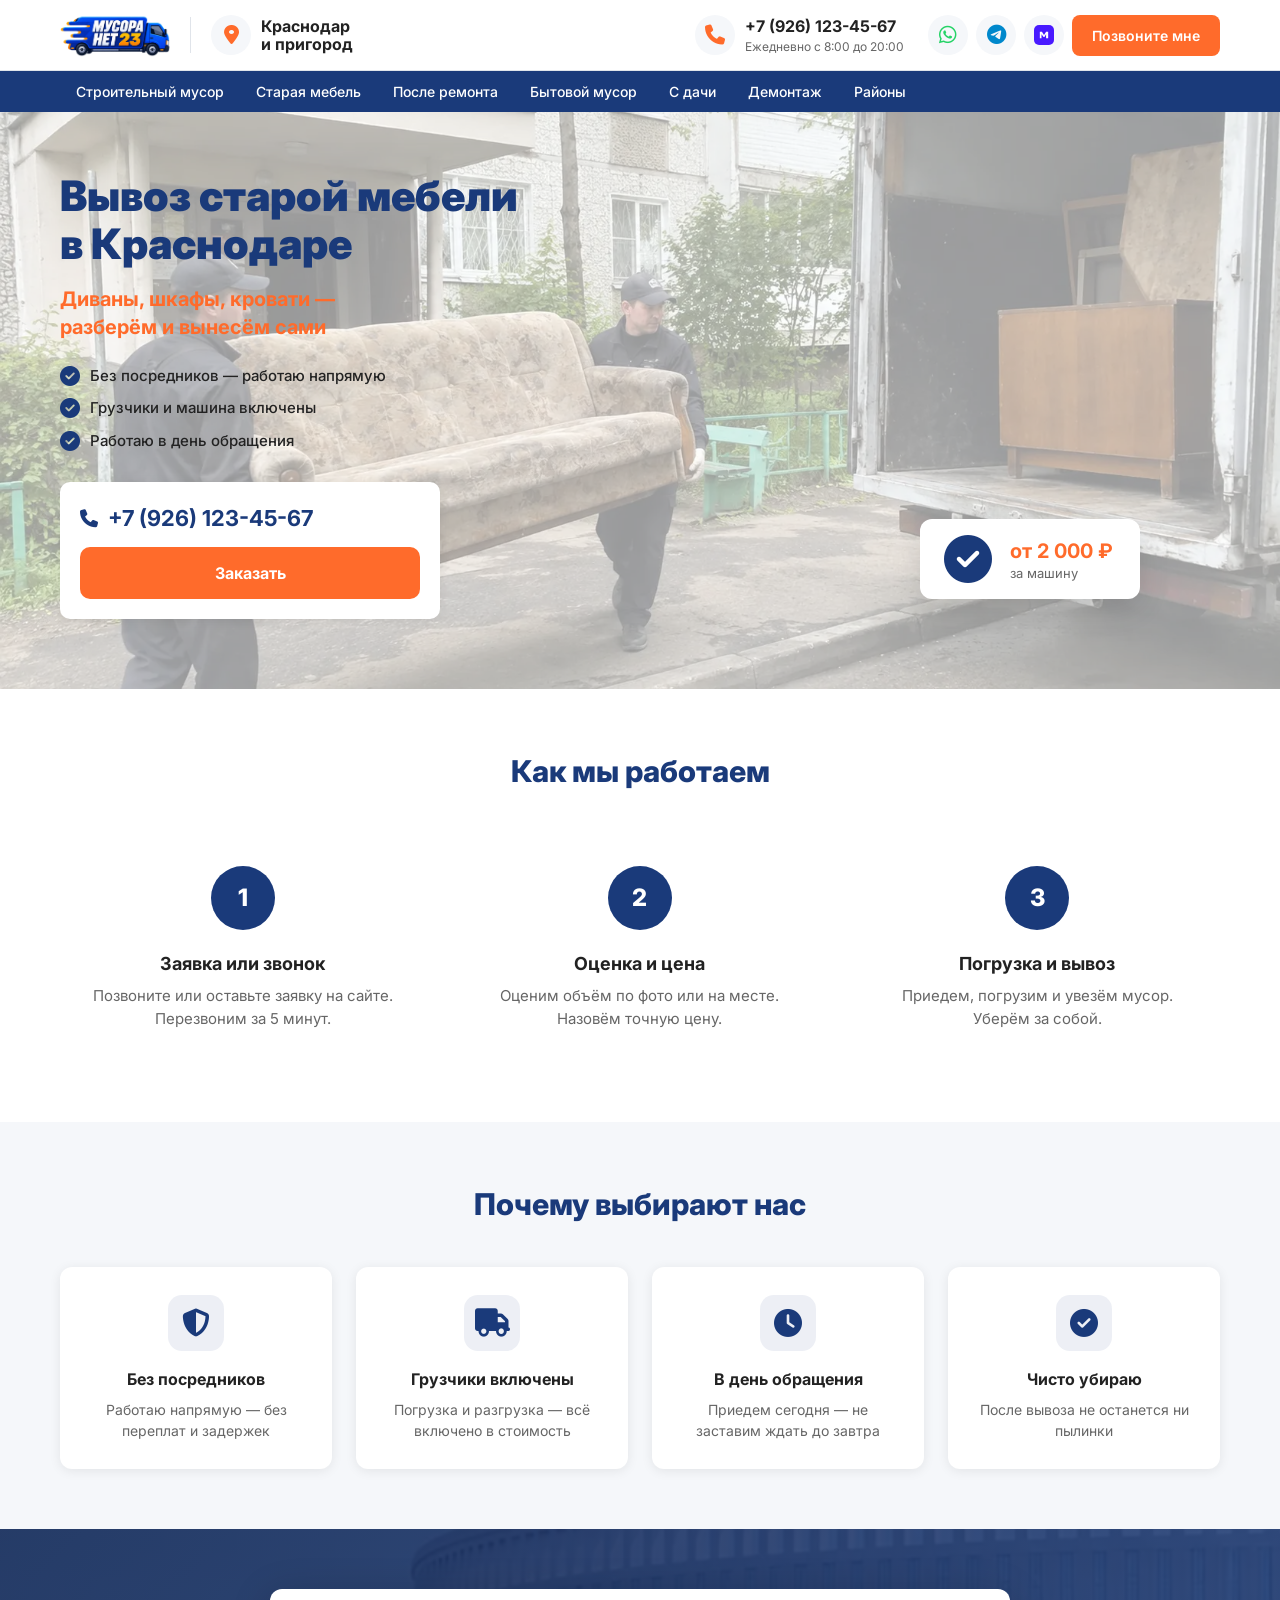
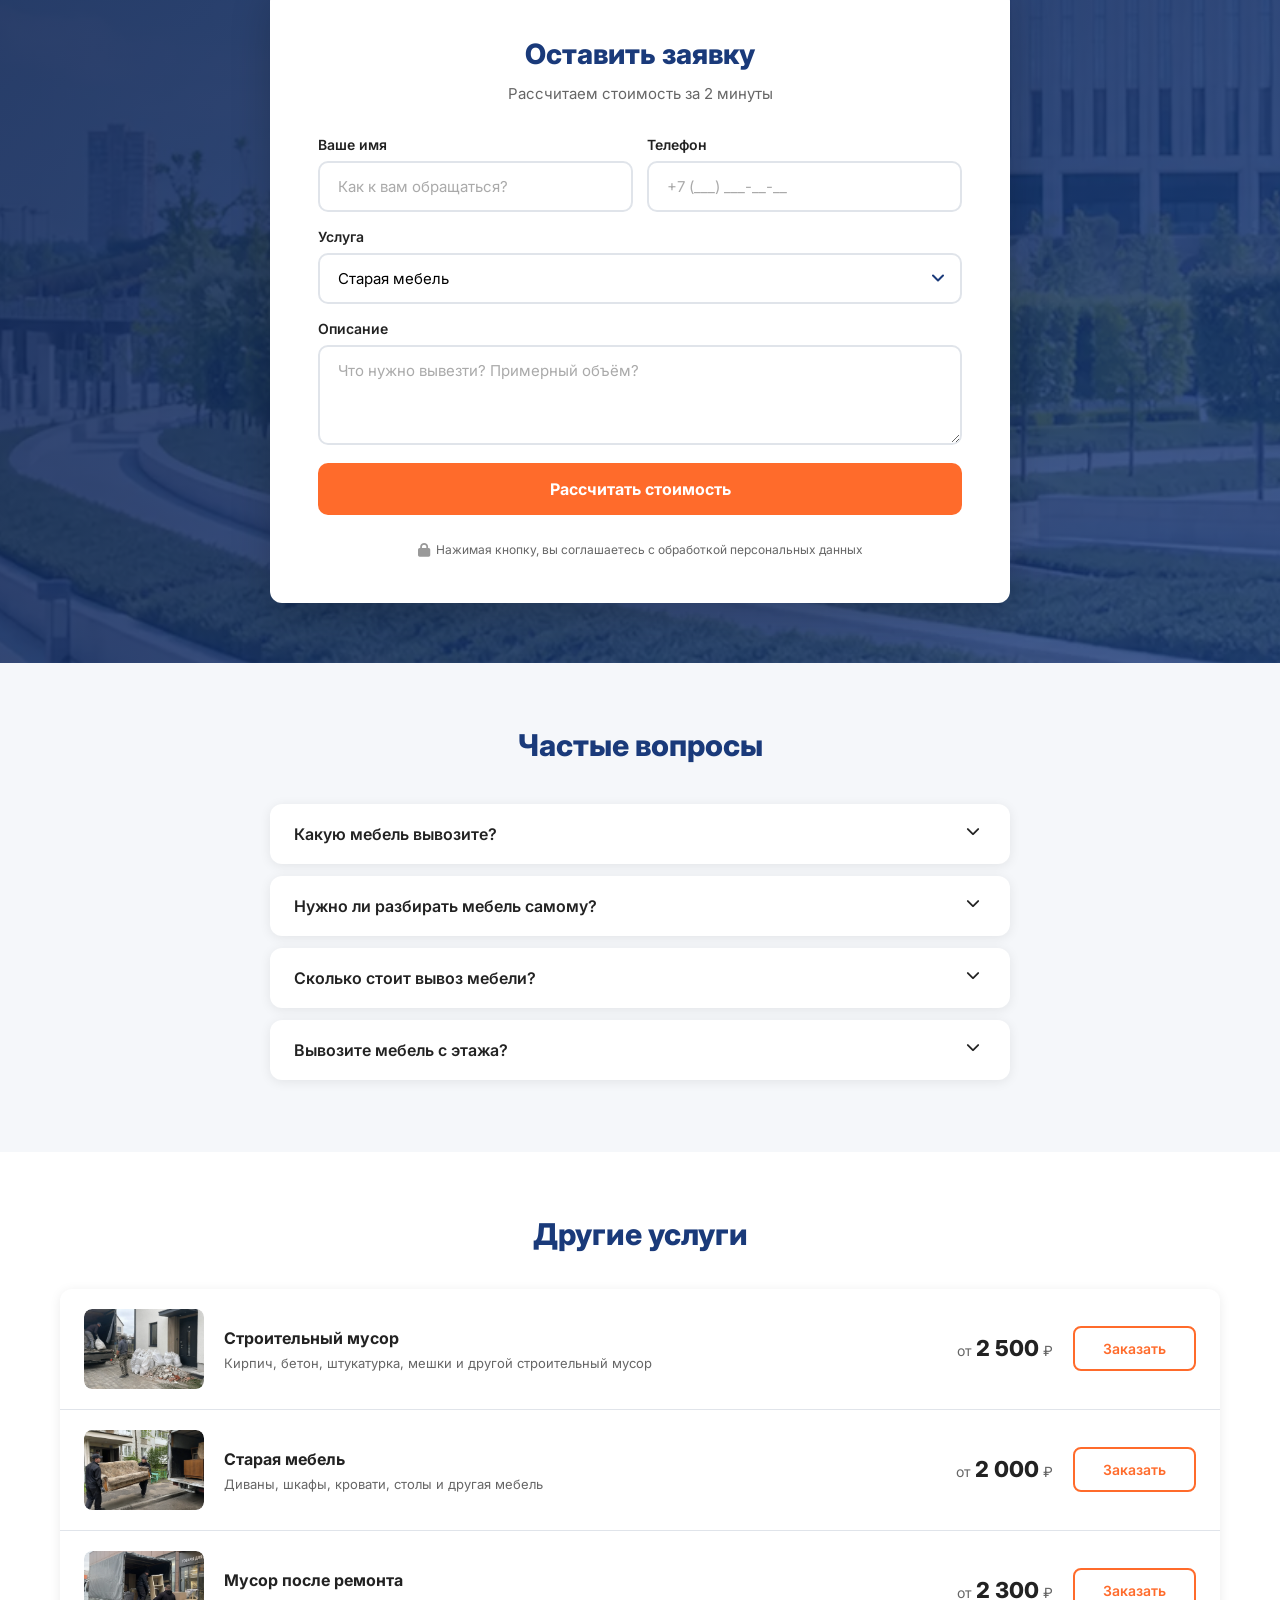
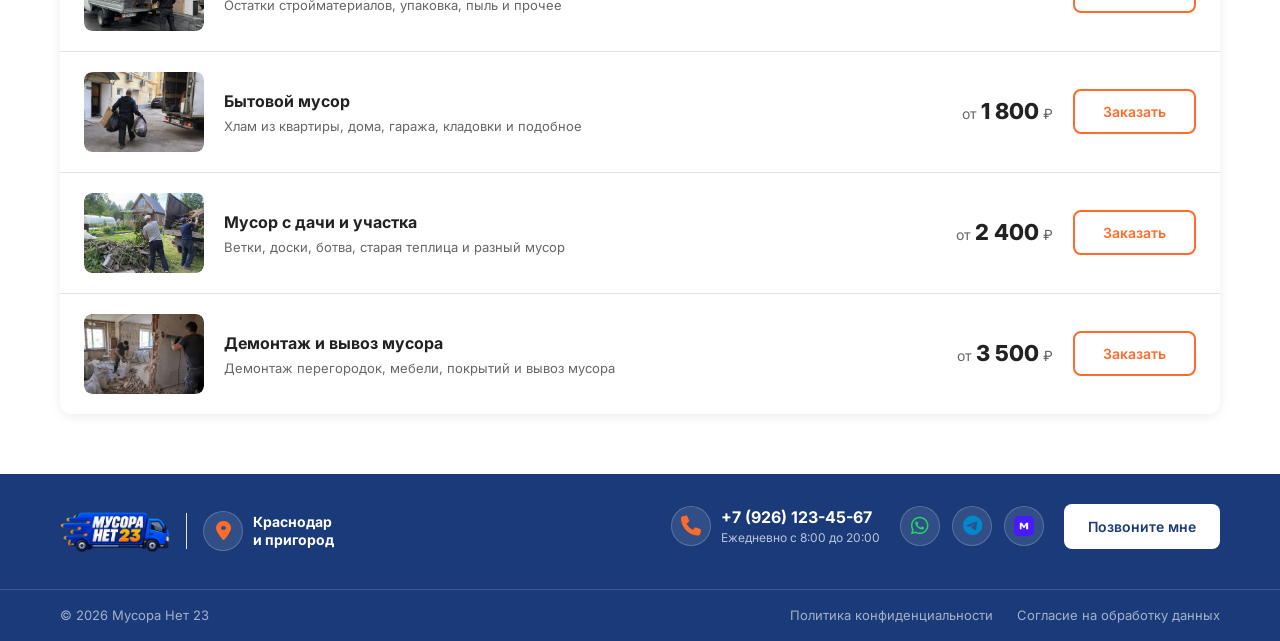
<file: staraya-mebel.html>
﻿<!DOCTYPE html>
<html lang="ru">
<head>
    <meta charset="UTF-8">
    <meta name="viewport" content="width=device-width, initial-scale=1.0">
    <title>Вывоз старой мебели в Краснодаре — от 2 000 ₽ | Мусора Нет 23</title>
    <meta name="description" content="Вывоз старой мебели в Краснодаре от 2 000 ₽. Диваны, шкафы, кровати, столы — вывезём всё. Разберём и вынесем. Тел: +7 (926) 123-45-67">
    <meta name="keywords" content="вывоз мебели краснодар, вывоз старой мебели, вынести диван, вынести шкаф, мебель на свалку краснодар">
    <meta name="robots" content="index, follow">
    <link rel="canonical" href="https://musora-net-23.vercel.app/staraya-mebel/">
    <meta property="og:type" content="website">
    <meta property="og:title" content="Вывоз старой мебели в Краснодаре — Мусора Нет 23">
    <meta property="og:description" content="Вывоз старой мебели от 2 000 ₽. Диваны, шкафы, кровати — вывезём всё.">
    <meta property="og:image" content="https://musora-net-23.vercel.app/assets/main.webp">
    <meta property="og:url" content="https://musora-net-23.vercel.app/staraya-mebel/">
    <meta property="og:locale" content="ru_RU">
    <script type="application/ld+json">
    {
        "@context": "https://schema.org",
        "@type": "Service",
        "name": "Вывоз старой мебели",
        "provider": {"@type": "LocalBusiness", "name": "Мусора Нет 23", "telephone": "+7-926-123-45-67"},
        "areaServed": "Краснодар",
        "offers": {"@type": "Offer", "price": "2000", "priceCurrency": "RUB", "priceSpecification": {"@type": "PriceSpecification", "price": "2000", "priceCurrency": "RUB", "unitText": "за машину"}}
    }
    </script>
    <link rel="stylesheet" href="./index.css">
    <link rel="stylesheet" href="service.css">
    <link href="https://fonts.googleapis.com/css2?family=Inter:wght@400;500;600;700;800;900&display=swap" rel="stylesheet">
<link rel="stylesheet" href="https://cdnjs.cloudflare.com/ajax/libs/font-awesome/6.5.1/css/all.min.css"></head>
<body>
    <!-- Header (copy from main) -->
    <header class="header">
        <div class="container header-inner">
            <div class="header-left">
                <a href="index.html" class="logo"><img src="assets/logo.webp" alt="Мусора Нет 23" class="logo-icon"></a>
                <div class="header-separator"></div>
                <div class="header-location">
                    <div class="icon-badge">
                        <i class="fa-solid fa-location-dot" style="color:#ff6b2b;font-size:20px"></i>
                    </div>
                    <span>Краснодар<br>и пригород</span>
                </div>
            </div>
            <div class="header-right">
                <div class="header-phone-block">
                    <div class="icon-badge">
                        <i class="fa-solid fa-phone" style="color:#ff6b2b;font-size:20px"></i>
                    </div>
                    <div>
                        <a href="tel:+79261234567" class="header-phone">+7 (926) 123-45-67</a>
                        <span class="header-hours">Ежедневно с 8:00 до 20:00</span>
                    </div>
                </div>
                <button class="burger" id="burgerBtn" aria-label="Меню">
                    <span></span>
                    <span></span>
                    <span></span>
                </button>
                <div class="header-actions">
                    <a href="#" class="social-circle whatsapp" title="WhatsApp">
                        <i class="fa-brands fa-whatsapp" style="color:#25D366;font-size:20px"></i>
                    </a>
                    <a href="#" class="social-circle telegram" title="Telegram">
                        <i class="fa-brands fa-telegram" style="color:#0088cc;font-size:20px"></i>
                    </a>
                    <a href="#" class="social-circle max" title="MAX">
                        <svg width="20" height="20" viewBox="0 0 24 24" fill="none">
                            <defs><linearGradient id="maxGradH" x1="0" y1="0" x2="24" y2="24"><stop offset="0%" stop-color="#471AFF"/><stop offset="100%" stop-color="#9500FF"/></linearGradient></defs>
                            <rect width="24" height="24" rx="6" fill="url(#maxGradH)"/>
                            <path d="M7 8h2.5l2.5 4 2.5-4H17v8h-2.5v-5l-2 3.5h-1L9 11v5H7V8z" fill="white"/>
                        </svg>
                    </a>
                    <a href="javascript:void(0)" class="btn-call popup-trigger">Позвоните мне</a>
                </div>
            </div>
        </div>
    </header>
    <nav class="nav">
        <div class="container">
            <ul class="nav-list">
                <li><a href="stroitelniy-musor.html">Строительный мусор</a></li>
                <li><a href="staraya-mebel.html">Старая мебель</a></li>
                <li><a href="musor-posle-remonta.html">После ремонта</a></li>
                <li><a href="bytovoy-musor.html">Бытовой мусор</a></li>
                <li><a href="musor-s-dachi.html">С дачи</a></li>
                <li><a href="demontazh.html">Демонтаж</a></li>
                <li><a href="#map">Районы</a></li>
            </ul>
        </div>
    </nav>
    <div class="mobile-overlay" id="mobileOverlay"></div>
    <aside class="mobile-menu" id="mobileMenu">
        <div class="mobile-menu-header">
            <a href="index.html" class="logo"><img src="assets/logo.webp" alt="Мусора Нет 23" class="logo-icon"></a>
            <button class="mobile-menu-close" id="mobileMenuClose" aria-label="Закрыть">
                <i class="fa-solid fa-xmark" style="font-size:24px;color:#222"></i>
            </button>
        </div>
        <nav class="mobile-nav">
            <a href="stroitelniy-musor.html">Строительный мусор</a>
            <a href="staraya-mebel.html">Старая мебель</a>
            <a href="musor-posle-remonta.html">После ремонта</a>
            <a href="bytovoy-musor.html">Бытовой мусор</a>
            <a href="musor-s-dachi.html">С дачи</a>
            <a href="demontazh.html">Демонтаж</a>
            <a href="#map">Районы</a>
        </nav>
        <div class="mobile-menu-footer">
            <div class="mobile-menu-location">
                <div class="icon-badge">
                    <i class="fa-solid fa-location-dot" style="color:#ff6b2b;font-size:20px"></i>
                </div>
                <span>Краснодар и пригород</span>
            </div>
            <div class="mobile-menu-phone-block">
                <div class="icon-badge">
                    <i class="fa-solid fa-phone" style="color:#ff6b2b;font-size:20px"></i>
                </div>
                <div>
                    <a href="tel:+79261234567" class="mobile-menu-phone">+7 (926) 123-45-67</a>
                    <span class="mobile-menu-hours">Ежедневно с 8:00 до 20:00</span>
                </div>
            </div>
            <div class="mobile-menu-socials">
                <a href="#" class="social-link whatsapp">
                    <i class="fa-brands fa-whatsapp" style="color:#25D366;font-size:22px"></i>
                    <span>WhatsApp</span>
                </a>
                <a href="#" class="social-link telegram">
                    <i class="fa-brands fa-telegram" style="color:#0088cc;font-size:22px"></i>
                    <span>Telegram</span>
                </a>
                <a href="#" class="social-link max">
                    <svg width="22" height="22" viewBox="0 0 24 24" fill="none">
                        <defs><linearGradient id="maxGradM" x1="0" y1="0" x2="24" y2="24"><stop offset="0%" stop-color="#471AFF"/><stop offset="100%" stop-color="#9500FF"/></linearGradient></defs>
                        <rect width="24" height="24" rx="6" fill="url(#maxGradM)"/>
                        <path d="M7 8h2.5l2.5 4 2.5-4H17v8h-2.5v-5l-2 3.5h-1L9 11v5H7V8z" fill="white"/>
                    </svg>
                    <span>MAX</span>
                </a>
            </div>
        </div>
    </aside>

    <section class="hero service-hero hero-staraya-mebel">
        <div class="container hero-inner">
            <div class="hero-content">
                <h1 class="hero-title">Вывоз старой мебели<br>в Краснодаре</h1>
                <p class="hero-subtitle">Диваны, шкафы, кровати —<br>разберём и вынесём сами</p>
                <ul class="hero-features">
                    <li><i class="fa-solid fa-circle-check" style="color:#1a3a7a;font-size:20px"></i>Без посредников — работаю напрямую</li>
                    <li><i class="fa-solid fa-circle-check" style="color:#1a3a7a;font-size:20px"></i>Грузчики и машина включены</li>
                    <li><i class="fa-solid fa-circle-check" style="color:#1a3a7a;font-size:20px"></i>Работаю в день обращения</li>
                </ul>
                <div class="hero-cta">
                    <a href="tel:+79261234567" class="hero-phone"><i class="fa-solid fa-phone" style="color:#1a3a7a;font-size:18px"></i>+7 (926) 123-45-67</a>
                    <a href="#form" class="btn-primary">Заказать</a>
                </div>
                <div class="hero-badge">
                    <div class="hero-badge-icon"><i class="fa-solid fa-circle-check" style="color:#1a3a7a;font-size:48px"></i></div>
                    <div class="hero-badge-text"><strong>от 2 000 ₽</strong><span>за машину</span></div>
                </div>
            </div>
        </div>
    </section>

    <section class="service-how"><div class="container"><h2>Как мы работаем</h2><div class="how-steps"><div class="how-step"><div class="how-step-num">1</div><h3>Заявка или звонок</h3><p>Позвоните или оставьте заявку на сайте. Перезвоним за 5 минут.</p></div><div class="how-step"><div class="how-step-num">2</div><h3>Оценка и цена</h3><p>Оценим объём по фото или на месте. Назовём точную цену.</p></div><div class="how-step"><div class="how-step-num">3</div><h3>Погрузка и вывоз</h3><p>Приедем, погрузим и увезём мусор. Уберём за собой.</p></div></div></div></section>

    <section class="service-benefits"><div class="container"><h2>Почему выбирают нас</h2><div class="benefits-grid"><div class="benefit-card"><div class="benefit-icon"><i class="fa-solid fa-shield-halved" style="color:#1a3a7a;font-size:28px"></i></div><h3>Без посредников</h3><p>Работаю напрямую — без переплат и задержек</p></div><div class="benefit-card"><div class="benefit-icon"><i class="fa-solid fa-truck" style="color:#1a3a7a;font-size:28px"></i></div><h3>Грузчики включены</h3><p>Погрузка и разгрузка — всё включено в стоимость</p></div><div class="benefit-card"><div class="benefit-icon"><i class="fa-solid fa-clock" style="color:#1a3a7a;font-size:28px"></i></div><h3>В день обращения</h3><p>Приедем сегодня — не заставим ждать до завтра</p></div><div class="benefit-card"><div class="benefit-icon"><i class="fa-solid fa-circle-check" style="color:#1a3a7a;font-size:28px"></i></div><h3>Чисто убираю</h3><p>После вывоза не останется ни пылинки</p></div></div></div></section>

    <section class="service-form-section" id="form">
        <div class="container">
            <div class="service-form-card">
                <h2>Оставить заявку</h2>
                <p class="form-subtitle">Рассчитаем стоимость за 2 минуты</p>
                <form action="send.php" method="POST" class="service-form-grid">
                    <input type="hidden" name="page" value="Старая мебель">
                    <div class="form-group"><label>Ваше имя</label><input type="text" name="name" placeholder="Как к вам обращаться?"></div>
                    <div class="form-group"><label>Телефон</label><input type="tel" name="phone" placeholder="+7 (___) ___-__-__"></div>
                    <div class="form-group full"><label>Услуга</label><select name="service"><option>Строительный мусор</option><option selected>Старая мебель</option><option>Мусор после ремонта</option><option>Бытовой мусор</option><option>Мусор с дачи и участка</option><option>Демонтаж и вывоз мусора</option></select></div>
                    <div class="form-group full"><label>Описание</label><textarea name="message" placeholder="Что нужно вывезти? Примерный объём?"></textarea></div>
                    <button type="submit" class="btn-submit">Рассчитать стоимость</button>
                    <p class="form-privacy"><i class="fa-solid fa-lock" style="color:#999;font-size:14px"></i>Нажимая кнопку, вы соглашаетесь с обработкой персональных данных</p>
                </form>
            </div>
        </div>
    </section>

    <!-- Other Services -->
    <section class="service-faq"><div class="container"><h2>Частые вопросы</h2><div class="faq-list"><div class="faq-item"><button class="faq-question">Какую мебель вывозите? <i class="fa-solid fa-chevron-down faq-arrow" style="font-size:14px"></i></button><div class="faq-answer"><div class="faq-answer-inner">Диваны, шкафы, кровати, столы, стулья, комоды, технику — любую мебель и крупногабаритные вещи.</div></div></div><div class="faq-item"><button class="faq-question">Нужно ли разбирать мебель самому? <i class="fa-solid fa-chevron-down faq-arrow" style="font-size:14px"></i></button><div class="faq-answer"><div class="faq-answer-inner">Нет. Разберём и вынесем сами.</div></div></div><div class="faq-item"><button class="faq-question">Сколько стоит вывоз мебели? <i class="fa-solid fa-chevron-down faq-arrow" style="font-size:14px"></i></button><div class="faq-answer"><div class="faq-answer-inner">От 2 000 ₽ за машину. Зависит от объёма мебели.</div></div></div><div class="faq-item"><button class="faq-question">Вывозите мебель с этажа? <i class="fa-solid fa-chevron-down faq-arrow" style="font-size:14px"></i></button><div class="faq-answer"><div class="faq-answer-inner">Да. Грузчики поднимут и вынесут мебель с любого этажа.</div></div></div></div></div></section>

    <section class="other-services">
        <div class="container">
            <h2>Другие услуги</h2>
            <div class="services-list">
                <div class="service-item">
                    <div class="service-img"><img src="assets/stroitelnii-musor.webp" alt="Строительный мусор" class="service-img-photo"></div>
                    <div class="service-info"><h3>Строительный мусор</h3><p>Кирпич, бетон, штукатурка, мешки и другой строительный мусор</p></div>
                    <div class="service-price">от <strong>2 500</strong> ₽</div>
                    <a href="stroitelniy-musor.html" class="btn-order">Заказать</a>
                </div>
                <div class="service-item">
                    <div class="service-img"><img src="assets/staraia-mebel.webp" alt="Старая мебель" class="service-img-photo"></div>
                    <div class="service-info"><h3>Старая мебель</h3><p>Диваны, шкафы, кровати, столы и другая мебель</p></div>
                    <div class="service-price">от <strong>2 000</strong> ₽</div>
                    <a href="staraya-mebel.html" class="btn-order">Заказать</a>
                </div>
                <div class="service-item">
                    <div class="service-img"><img src="assets/posle-remonta.webp" alt="Мусор после ремонта" class="service-img-photo"></div>
                    <div class="service-info"><h3>Мусор после ремонта</h3><p>Остатки стройматериалов, упаковка, пыль и прочее</p></div>
                    <div class="service-price">от <strong>2 300</strong> ₽</div>
                    <a href="musor-posle-remonta.html" class="btn-order">Заказать</a>
                </div>
                <div class="service-item">
                    <div class="service-img"><img src="assets/bitovoi-musor.webp" alt="Бытовой мусор" class="service-img-photo"></div>
                    <div class="service-info"><h3>Бытовой мусор</h3><p>Хлам из квартиры, дома, гаража, кладовки и подобное</p></div>
                    <div class="service-price">от <strong>1 800</strong> ₽</div>
                    <a href="bytovoy-musor.html" class="btn-order">Заказать</a>
                </div>
                <div class="service-item">
                    <div class="service-img"><img src="assets/s-dachi.webp" alt="Мусор с дачи" class="service-img-photo"></div>
                    <div class="service-info"><h3>Мусор с дачи и участка</h3><p>Ветки, доски, ботва, старая теплица и разный мусор</p></div>
                    <div class="service-price">от <strong>2 400</strong> ₽</div>
                    <a href="musor-s-dachi.html" class="btn-order">Заказать</a>
                </div>
                <div class="service-item">
                    <div class="service-img"><img src="assets/demontaz.webp" alt="Демонтаж" class="service-img-photo"></div>
                    <div class="service-info"><h3>Демонтаж и вывоз мусора</h3><p>Демонтаж перегородок, мебели, покрытий и вывоз мусора</p></div>
                    <div class="service-price">от <strong>3 500</strong> ₽</div>
                    <a href="demontazh.html" class="btn-order">Заказать</a>
                </div>
            </div>
        </div>
    </section>

    <section class="seo-hidden" style="padding:0;height:0;overflow:visible;position:relative;">
        <div style="position:absolute;left:-9999px;top:auto;width:1px;height:1px;overflow:hidden;">
            <h2>Вывоз старой мебели в Краснодаре</h2>
            <p>Вывоз старой мебели в Краснодаре от компании «Мусора Нет 23». Вывозим диваны, шкафы, кровати, столы, стулья и любую другую мебель. Разбираем, выносим и вывозим — вам не придётся поднимать даже палец.</p>
            <p>Цена вывоза мебели — от 2 000 ₽ за машину. Работаем ежедневно, выезд в день обращения. Звоните: +7 (926) 123-45-67.</p>
        </div>
    </section>

    <!-- Footer -->
    <footer class="footer">
        <div class="container footer-inner">
            <div class="footer-left">
                <a href="index.html" class="logo"><img src="assets/logo.webp" alt="Мусора Нет 23" class="logo-icon"></a>
                <div class="header-separator"></div>
                <div class="footer-location">
                    <div class="icon-badge">
                        <i class="fa-solid fa-location-dot" style="color:#ff6b2b;font-size:20px"></i>
                    </div>
                    <span>Краснодар<br>и пригород</span>
                </div>
            </div>
            <div class="footer-right">
                <div class="footer-phone-block">
                    <div class="icon-badge">
                        <i class="fa-solid fa-phone" style="color:#ff6b2b;font-size:20px"></i>
                    </div>
                    <div>
                        <a href="tel:+79261234567" class="footer-phone">+7 (926) 123-45-67</a>
                        <span class="footer-hours">Ежедневно с 8:00 до 20:00</span>
                    </div>
                </div>
                <div class="footer-socials">
                    <a href="#" class="social-circle whatsapp" title="WhatsApp">
                        <i class="fa-brands fa-whatsapp" style="color:#25D366;font-size:20px"></i>
                    </a>
                    <a href="#" class="social-circle telegram" title="Telegram">
                        <i class="fa-brands fa-telegram" style="color:#0088cc;font-size:20px"></i>
                    </a>
                    <a href="#" class="social-circle max" title="MAX">
                        <svg width="20" height="20" viewBox="0 0 24 24" fill="none">
                            <defs><linearGradient id="maxGradF" x1="0" y1="0" x2="24" y2="24"><stop offset="0%" stop-color="#471AFF"/><stop offset="100%" stop-color="#9500FF"/></linearGradient></defs>
                            <rect width="24" height="24" rx="6" fill="url(#maxGradF)"/>
                            <path d="M7 8h2.5l2.5 4 2.5-4H17v8h-2.5v-5l-2 3.5h-1L9 11v5H7V8z" fill="white"/>
                        </svg>
                    </a>
                </div>
                <a href="javascript:void(0)" class="btn-call popup-trigger">Позвоните мне</a>
            </div>
        </div>
        <div class="footer-bottom">
            <div class="container footer-bottom-inner">
                <span>© 2026 Мусора Нет 23</span>
                <div class="footer-links">
                    <a href="#">Политика конфиденциальности</a>
                    <a href="#">Согласие на обработку данных</a>
                </div>
            </div>
        </div>
    </footer>

    <!-- Popup -->
    <div class="popup-overlay" id="popupOverlay"><div class="popup-form"><button class="popup-close" id="popupClose">&times;</button><div id="popupContent"><h3>Заказать обратный звонок</h3><p class="popup-subtitle">Оставьте номер — перезвоним за 5 минут</p><form action="send.php" method="POST"><input type="hidden" name="page" value="Старая мебель"><input type="hidden" name="service" value="Обратный звонок"><div class="form-group"><label for="popupName">Ваше имя</label><input type="text" id="popupName" name="name" placeholder="Как к вам обращаться?"></div><div class="form-group"><label for="popupPhone">Телефон</label><input type="tel" id="popupPhone" name="phone" placeholder="+7 (___) ___-__-__"></div><button type="submit" class="btn-submit" id="popupSubmit">Перезвоните мне</button><p class="popup-privacy">Нажимая кнопку, вы соглашаетесь с обработкой персональных данных</p></form></div><div class="popup-success" id="popupSuccess"><div class="popup-success-icon">✓</div><h3>Спасибо!</h3><p>Мы перезвоним вам в ближайшее время</p></div></div></div>
    <div class="mobile-sticky-call"><a href="tel:+79261234567" class="mobile-sticky-btn"><i class="fa-solid fa-phone" style="color:white;font-size:18px"></i>Позвонить</a></div>
    <script src="script.js"></script>
    <script>(function(){var o=document.getElementById('popupOverlay'),c=document.getElementById('popupClose'),t=document.querySelectorAll('.popup-trigger'),s=document.getElementById('popupSubmit'),p=document.getElementById('popupContent'),u=document.getElementById('popupSuccess');t.forEach(function(b){b.addEventListener('click',function(e){e.preventDefault();o.classList.add('active')})});c.addEventListener('click',function(){o.classList.remove('active');p.style.display='';u.classList.remove('show')});o.addEventListener('click',function(e){if(e.target===o){o.classList.remove('active');p.style.display='';u.classList.remove('show')}});document.addEventListener('keydown',function(e){if(e.key==='Escape'&&o.classList.contains('active')){o.classList.remove('active');p.style.display='';u.classList.remove('show')}});s.addEventListener('click',function(){p.style.display='none';u.classList.add('show')})})();</script>
    <script>document.querySelectorAll('.faq-question').forEach(function(b){b.addEventListener('click',function(){var i=this.parentElement,w=i.classList.contains('active');document.querySelectorAll('.faq-item.active').forEach(function(x){x.classList.remove('active')});if(!w)i.classList.add('active')})});</script>
</body>
</html>
</file>
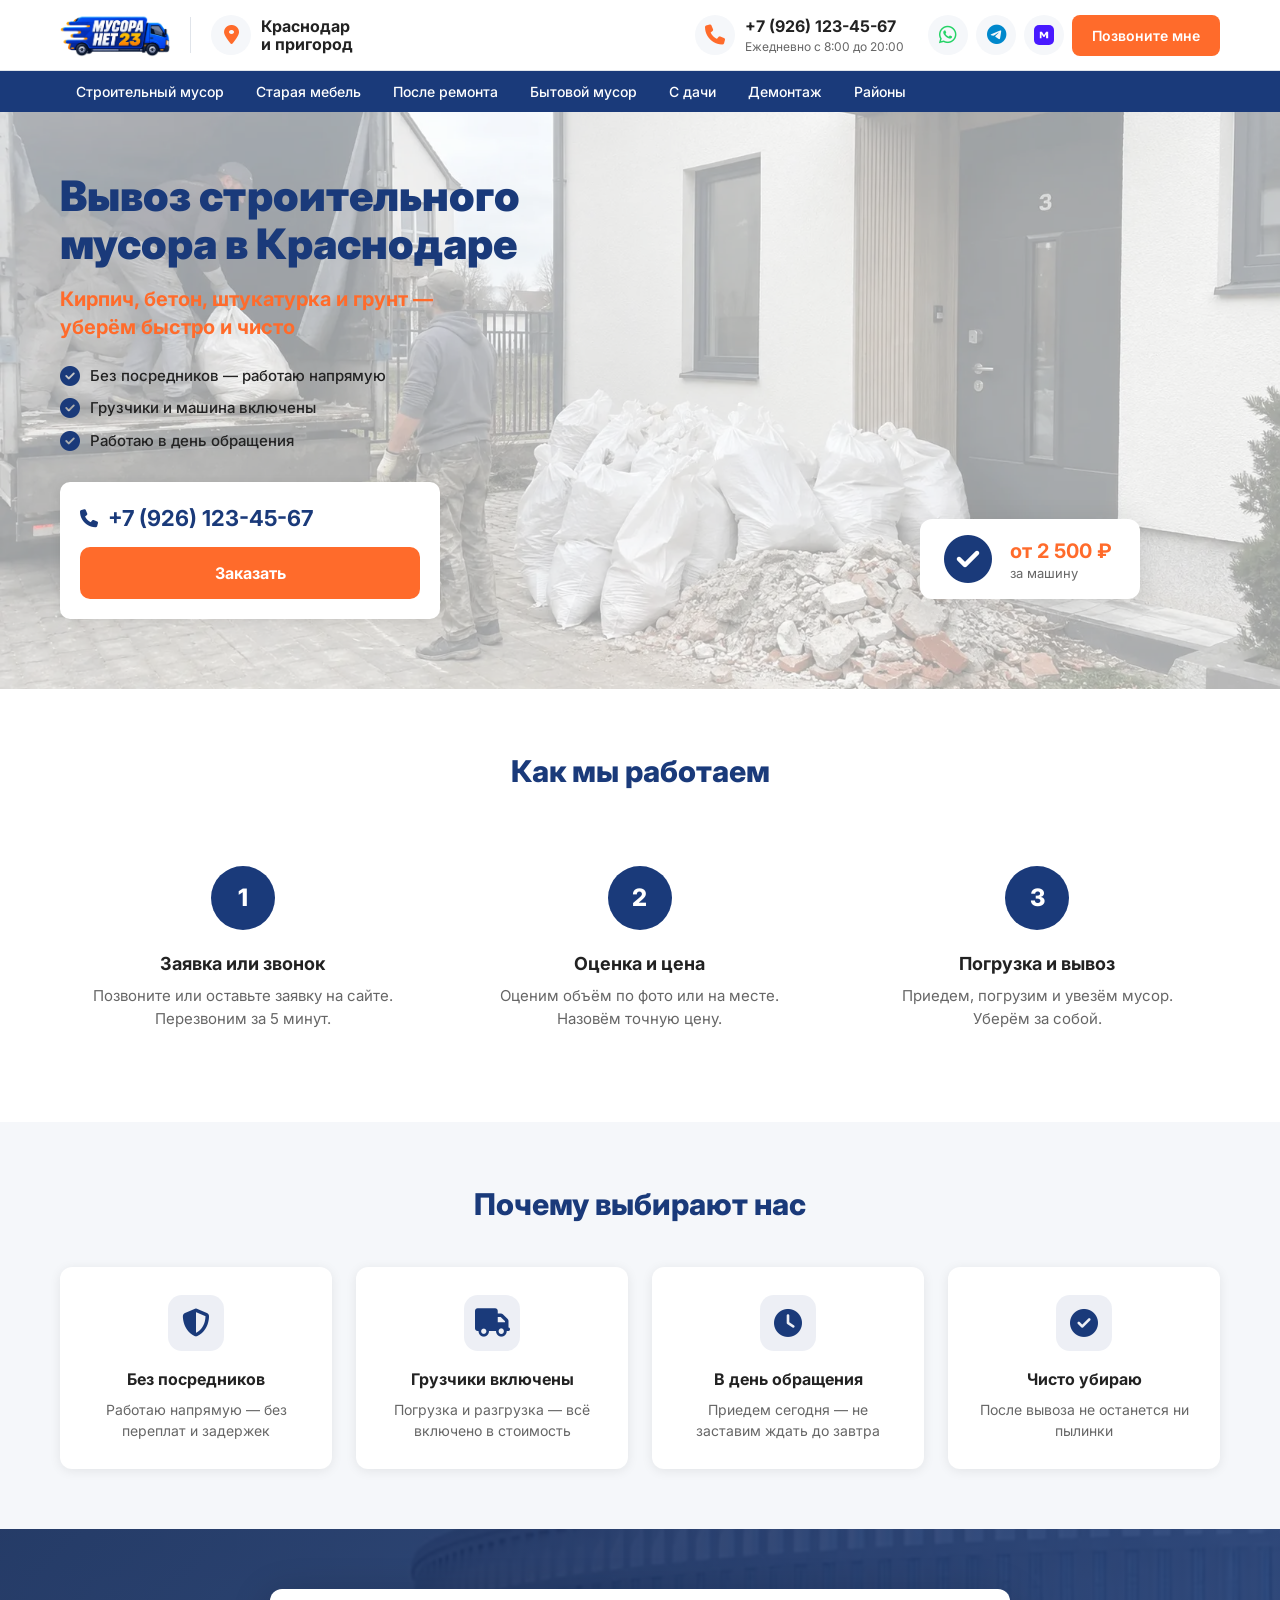
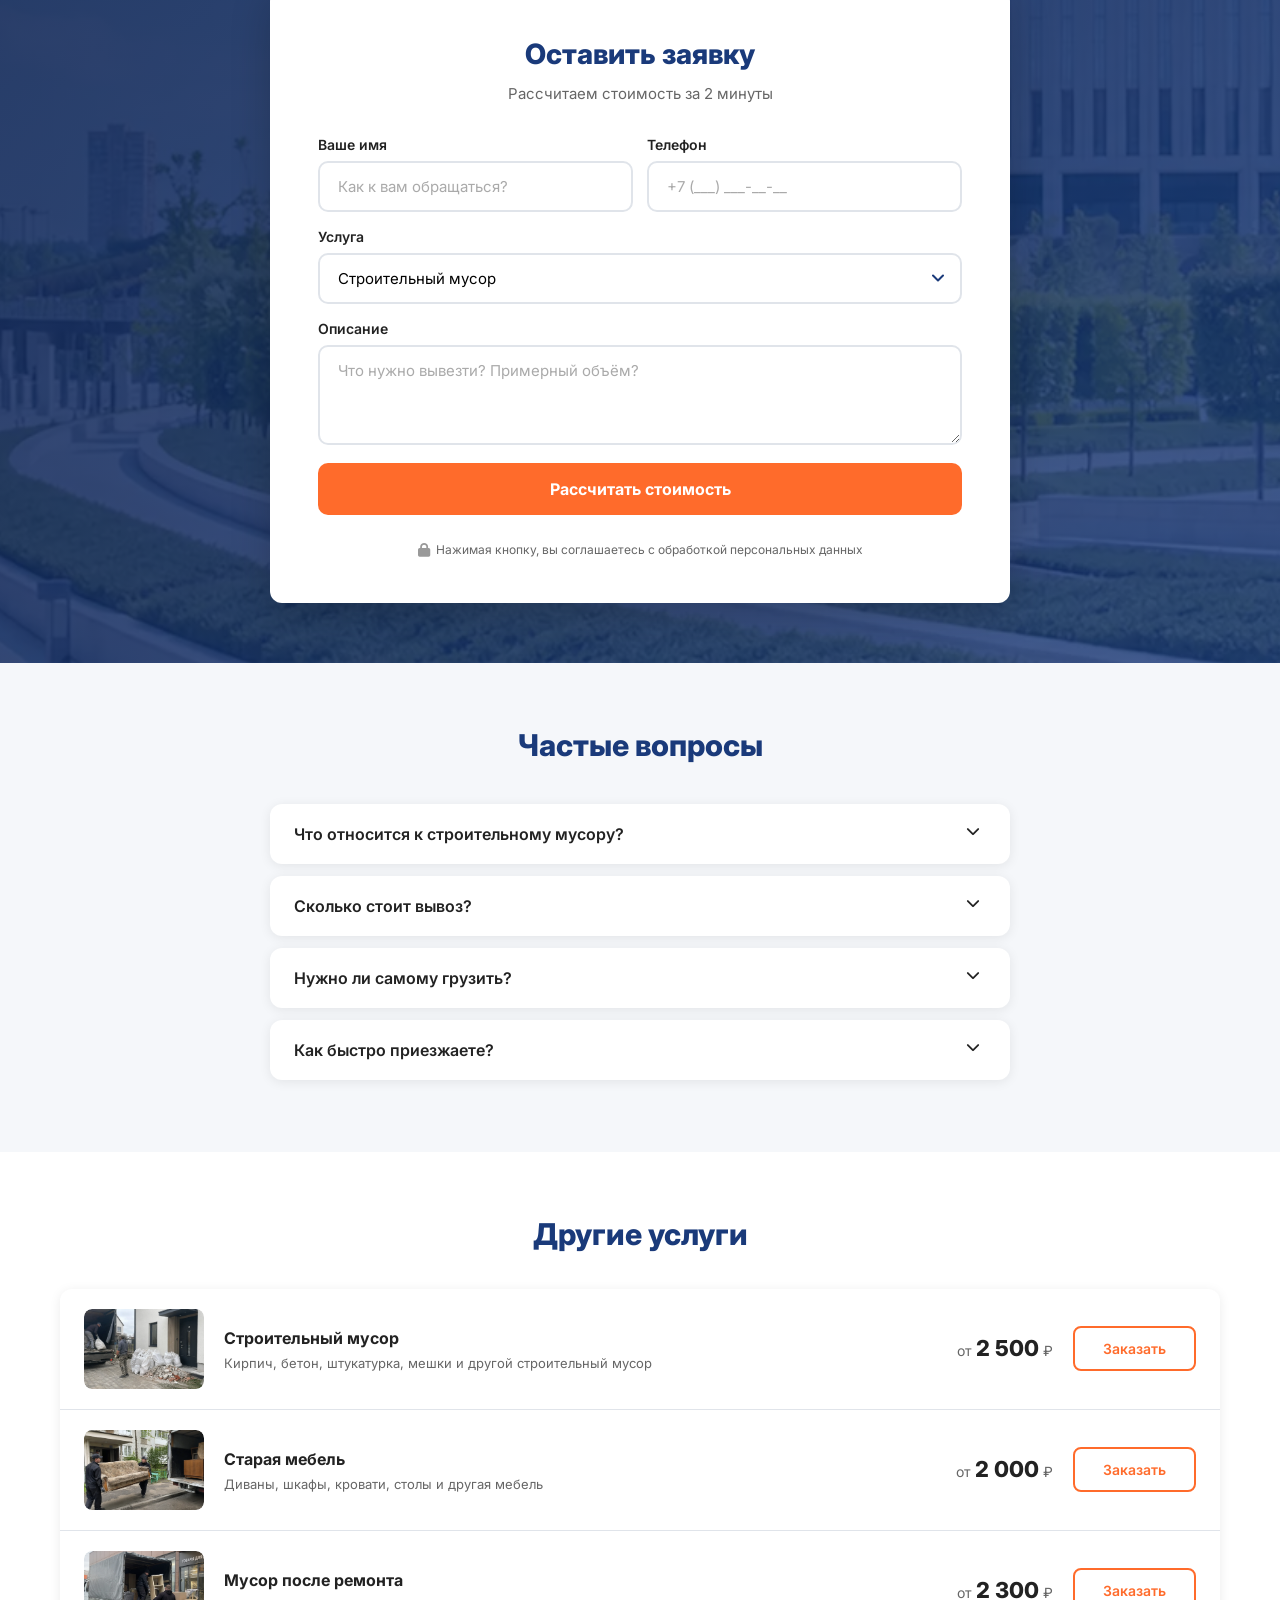
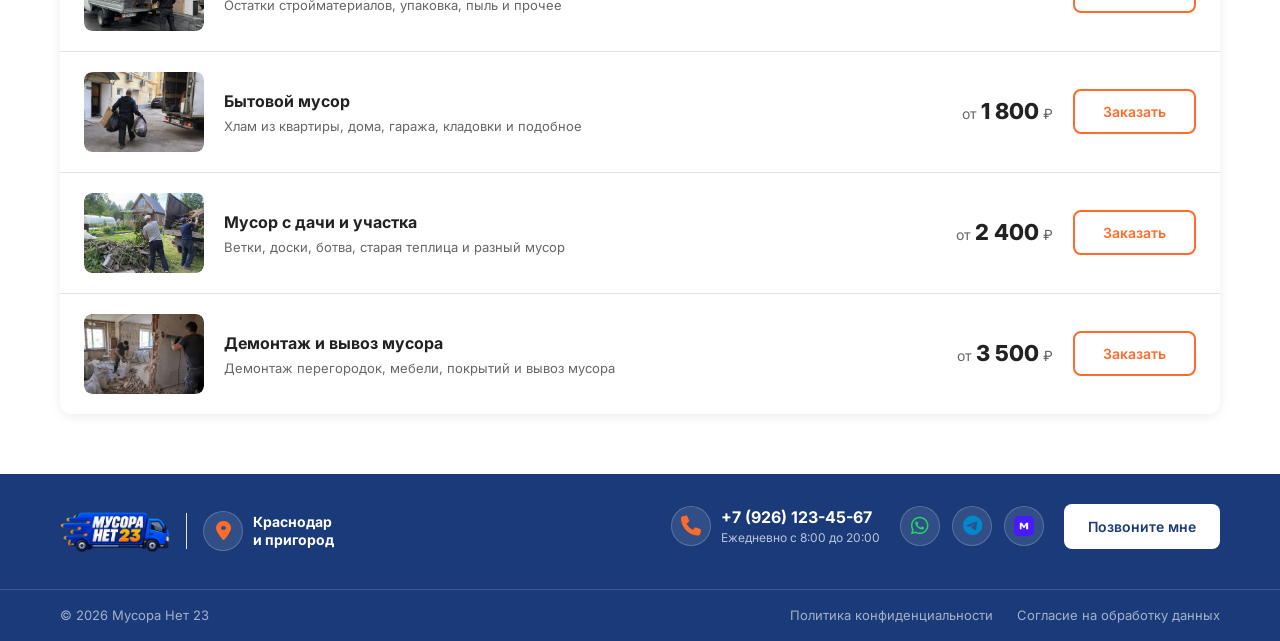
<file: stroitelniy-musor.html>
﻿<!DOCTYPE html>
<html lang="ru">
<head>
    <meta charset="UTF-8">
    <meta name="viewport" content="width=device-width, initial-scale=1.0">
    <title>Вывоз строительного мусора в Краснодаре — от 2 500 ₽ | Мусора Нет 23</title>
    <meta name="description" content="Вывоз строительного мусора в Краснодаре от 2 500 ₽. Кирпич, бетон, штукатурка, арматура — вывезём всё. Быстрый выезд, чисто убираем. Тел: +7 (926) 123-45-67">
    <meta name="keywords" content="вывоз строительного мусора краснодар, строительный мусор цена, вывоз кирпича, вывоз бетона, мусор после строительства краснодар">
    <meta name="robots" content="index, follow">
    <link rel="canonical" href="https://musora-net-23.vercel.app/stroitelniy-musor/">
    <meta property="og:type" content="website">
    <meta property="og:title" content="Вывоз строительного мусора в Краснодаре — Мусора Нет 23">
    <meta property="og:description" content="Вывоз строительного мусора от 2 500 ₽. Кирпич, бетон, штукатурка — вывезём всё.">
    <meta property="og:image" content="https://musora-net-23.vercel.app/assets/main.webp">
    <meta property="og:url" content="https://musora-net-23.vercel.app/stroitelniy-musor/">
    <meta property="og:locale" content="ru_RU">
    <script type="application/ld+json">
    {
        "@context": "https://schema.org",
        "@type": "Service",
        "name": "Вывоз строительного мусора",
        "provider": {"@type": "LocalBusiness", "name": "Мусора Нет 23", "telephone": "+7-926-123-45-67"},
        "areaServed": "Краснодар",
        "offers": {"@type": "Offer", "price": "2500", "priceCurrency": "RUB", "priceSpecification": {"@type": "PriceSpecification", "price": "2500", "priceCurrency": "RUB", "unitText": "за машину"}}
    }
    </script>
    <link rel="stylesheet" href="./index.css">
    <link rel="stylesheet" href="service.css">
    <link href="https://fonts.googleapis.com/css2?family=Inter:wght@400;500;600;700;800;900&display=swap" rel="stylesheet">
<link rel="stylesheet" href="https://cdnjs.cloudflare.com/ajax/libs/font-awesome/6.5.1/css/all.min.css"></head>
<body>
    <header class="header">
        <div class="container header-inner">
            <div class="header-left">
                <a href="index.html" class="logo"><img src="assets/logo.webp" alt="Мусора Нет 23" class="logo-icon"></a>
                <div class="header-separator"></div>
                <div class="header-location">
                    <div class="icon-badge">
                        <i class="fa-solid fa-location-dot" style="color:#ff6b2b;font-size:20px"></i>
                    </div>
                    <span>Краснодар<br>и пригород</span>
                </div>
            </div>
            <div class="header-right">
                <div class="header-phone-block">
                    <div class="icon-badge">
                        <i class="fa-solid fa-phone" style="color:#ff6b2b;font-size:20px"></i>
                    </div>
                    <div>
                        <a href="tel:+79261234567" class="header-phone">+7 (926) 123-45-67</a>
                        <span class="header-hours">Ежедневно с 8:00 до 20:00</span>
                    </div>
                </div>
                <button class="burger" id="burgerBtn" aria-label="Меню">
                    <span></span>
                    <span></span>
                    <span></span>
                </button>
                <div class="header-actions">
                    <a href="#" class="social-circle whatsapp" title="WhatsApp">
                        <i class="fa-brands fa-whatsapp" style="color:#25D366;font-size:20px"></i>
                    </a>
                    <a href="#" class="social-circle telegram" title="Telegram">
                        <i class="fa-brands fa-telegram" style="color:#0088cc;font-size:20px"></i>
                    </a>
                    <a href="#" class="social-circle max" title="MAX">
                        <svg width="20" height="20" viewBox="0 0 24 24" fill="none">
                            <defs><linearGradient id="maxGradH" x1="0" y1="0" x2="24" y2="24"><stop offset="0%" stop-color="#471AFF"/><stop offset="100%" stop-color="#9500FF"/></linearGradient></defs>
                            <rect width="24" height="24" rx="6" fill="url(#maxGradH)"/>
                            <path d="M7 8h2.5l2.5 4 2.5-4H17v8h-2.5v-5l-2 3.5h-1L9 11v5H7V8z" fill="white"/>
                        </svg>
                    </a>
                    <a href="javascript:void(0)" class="btn-call popup-trigger">Позвоните мне</a>
                </div>
            </div>
        </div>
    </header>
    <nav class="nav">
        <div class="container">
            <ul class="nav-list">
                <li><a href="stroitelniy-musor.html">Строительный мусор</a></li>
                <li><a href="staraya-mebel.html">Старая мебель</a></li>
                <li><a href="musor-posle-remonta.html">После ремонта</a></li>
                <li><a href="bytovoy-musor.html">Бытовой мусор</a></li>
                <li><a href="musor-s-dachi.html">С дачи</a></li>
                <li><a href="demontazh.html">Демонтаж</a></li>
                <li><a href="#map">Районы</a></li>
            </ul>
        </div>
    </nav>
    <div class="mobile-overlay" id="mobileOverlay"></div>
    <aside class="mobile-menu" id="mobileMenu">
        <div class="mobile-menu-header">
            <a href="index.html" class="logo"><img src="assets/logo.webp" alt="Мусора Нет 23" class="logo-icon"></a>
            <button class="mobile-menu-close" id="mobileMenuClose" aria-label="Закрыть">
                <i class="fa-solid fa-xmark" style="font-size:24px;color:#222"></i>
            </button>
        </div>
        <nav class="mobile-nav">
            <a href="stroitelniy-musor.html">Строительный мусор</a>
            <a href="staraya-mebel.html">Старая мебель</a>
            <a href="musor-posle-remonta.html">После ремонта</a>
            <a href="bytovoy-musor.html">Бытовой мусор</a>
            <a href="musor-s-dachi.html">С дачи</a>
            <a href="demontazh.html">Демонтаж</a>
            <a href="#map">Районы</a>
        </nav>
        <div class="mobile-menu-footer">
            <div class="mobile-menu-location">
                <div class="icon-badge">
                    <i class="fa-solid fa-location-dot" style="color:#ff6b2b;font-size:20px"></i>
                </div>
                <span>Краснодар и пригород</span>
            </div>
            <div class="mobile-menu-phone-block">
                <div class="icon-badge">
                    <i class="fa-solid fa-phone" style="color:#ff6b2b;font-size:20px"></i>
                </div>
                <div>
                    <a href="tel:+79261234567" class="mobile-menu-phone">+7 (926) 123-45-67</a>
                    <span class="mobile-menu-hours">Ежедневно с 8:00 до 20:00</span>
                </div>
            </div>
            <div class="mobile-menu-socials">
                <a href="#" class="social-link whatsapp">
                    <i class="fa-brands fa-whatsapp" style="color:#25D366;font-size:22px"></i>
                    <span>WhatsApp</span>
                </a>
                <a href="#" class="social-link telegram">
                    <i class="fa-brands fa-telegram" style="color:#0088cc;font-size:22px"></i>
                    <span>Telegram</span>
                </a>
                <a href="#" class="social-link max">
                    <svg width="22" height="22" viewBox="0 0 24 24" fill="none">
                        <defs><linearGradient id="maxGradM" x1="0" y1="0" x2="24" y2="24"><stop offset="0%" stop-color="#471AFF"/><stop offset="100%" stop-color="#9500FF"/></linearGradient></defs>
                        <rect width="24" height="24" rx="6" fill="url(#maxGradM)"/>
                        <path d="M7 8h2.5l2.5 4 2.5-4H17v8h-2.5v-5l-2 3.5h-1L9 11v5H7V8z" fill="white"/>
                    </svg>
                    <span>MAX</span>
                </a>
            </div>
        </div>
    </aside>

    <section class="hero service-hero hero-stroitelniy">
        <div class="container hero-inner">
            <div class="hero-content">
                <h1 class="hero-title">Вывоз строительного<br>мусора в Краснодаре</h1>
                <p class="hero-subtitle">Кирпич, бетон, штукатурка и грунт —<br>уберём быстро и чисто</p>
                <ul class="hero-features">
                    <li><i class="fa-solid fa-circle-check" style="color:#1a3a7a;font-size:20px"></i>Без посредников — работаю напрямую</li>
                    <li><i class="fa-solid fa-circle-check" style="color:#1a3a7a;font-size:20px"></i>Грузчики и машина включены</li>
                    <li><i class="fa-solid fa-circle-check" style="color:#1a3a7a;font-size:20px"></i>Работаю в день обращения</li>
                </ul>
                <div class="hero-cta">
                    <a href="tel:+79261234567" class="hero-phone"><i class="fa-solid fa-phone" style="color:#1a3a7a;font-size:18px"></i>+7 (926) 123-45-67</a>
                    <a href="#form" class="btn-primary">Заказать</a>
                </div>
                <div class="hero-badge">
                    <div class="hero-badge-icon"><i class="fa-solid fa-circle-check" style="color:#1a3a7a;font-size:48px"></i></div>
                    <div class="hero-badge-text"><strong>от 2 500 ₽</strong><span>за машину</span></div>
                </div>
            </div>
        </div>
    </section>

    <section class="service-how"><div class="container"><h2>Как мы работаем</h2><div class="how-steps"><div class="how-step"><div class="how-step-num">1</div><h3>Заявка или звонок</h3><p>Позвоните или оставьте заявку на сайте. Перезвоним за 5 минут.</p></div><div class="how-step"><div class="how-step-num">2</div><h3>Оценка и цена</h3><p>Оценим объём по фото или на месте. Назовём точную цену.</p></div><div class="how-step"><div class="how-step-num">3</div><h3>Погрузка и вывоз</h3><p>Приедем, погрузим и увезём мусор. Уберём за собой.</p></div></div></div></section>

    <section class="service-benefits"><div class="container"><h2>Почему выбирают нас</h2><div class="benefits-grid"><div class="benefit-card"><div class="benefit-icon"><i class="fa-solid fa-shield-halved" style="color:#1a3a7a;font-size:28px"></i></div><h3>Без посредников</h3><p>Работаю напрямую — без переплат и задержек</p></div><div class="benefit-card"><div class="benefit-icon"><i class="fa-solid fa-truck" style="color:#1a3a7a;font-size:28px"></i></div><h3>Грузчики включены</h3><p>Погрузка и разгрузка — всё включено в стоимость</p></div><div class="benefit-card"><div class="benefit-icon"><i class="fa-solid fa-clock" style="color:#1a3a7a;font-size:28px"></i></div><h3>В день обращения</h3><p>Приедем сегодня — не заставим ждать до завтра</p></div><div class="benefit-card"><div class="benefit-icon"><i class="fa-solid fa-circle-check" style="color:#1a3a7a;font-size:28px"></i></div><h3>Чисто убираю</h3><p>После вывоза не останется ни пылинки</p></div></div></div></section>

    <section class="service-form-section" id="form">
        <div class="container">
            <div class="service-form-card">
                <h2>Оставить заявку</h2>
                <p class="form-subtitle">Рассчитаем стоимость за 2 минуты</p>
                <form action="send.php" method="POST" class="service-form-grid">
                    <input type="hidden" name="page" value="Строительный мусор">
                    <div class="form-group">
                        <label for="userName">Ваше имя</label>
                        <input type="text" id="userName" name="name" placeholder="Как к вам обращаться?">
                    </div>
                    <div class="form-group">
                        <label for="userPhone">Телефон</label>
                        <input type="tel" id="userPhone" name="phone" placeholder="+7 (___) ___-__-__">
                    </div>
                    <div class="form-group full">
                        <label for="userService">Услуга</label>
                        <select id="userService" name="service">
                            <option value="Строительный мусор" selected>Строительный мусор</option>
                            <option value="Старая мебель">Старая мебель</option>
                            <option value="Мусор после ремонта">Мусор после ремонта</option>
                            <option value="Бытовой мусор">Бытовой мусор</option>
                            <option value="Мусор с дачи">Мусор с дачи</option>
                            <option value="Демонтаж">Демонтаж</option>
                        </select>
                    </div>
                    <div class="form-group full">
                        <label for="userDesc">Описание</label>
                        <textarea id="userDesc" name="message" placeholder="Что нужно вывезти? Примерный объём?"></textarea>
                    </div>
                    <button type="submit" class="btn-submit">Рассчитать стоимость</button>
                    <p class="form-privacy"><i class="fa-solid fa-lock" style="color:#999;font-size:14px"></i>Нажимая кнопку, вы соглашаетесь с обработкой персональных данных</p>
                </form>
            </div>
        </div>
    </section>

    <section class="service-faq"><div class="container"><h2>Частые вопросы</h2><div class="faq-list"><div class="faq-item"><button class="faq-question">Что относится к строительному мусору? <i class="fa-solid fa-chevron-down faq-arrow" style="font-size:14px"></i></button><div class="faq-answer"><div class="faq-answer-inner">Кирпич, бетон, штукатурка, кафель, арматура, грунт, щебень — всё, что образуется при строительстве и ремонте.</div></div></div><div class="faq-item"><button class="faq-question">Сколько стоит вывоз? <i class="fa-solid fa-chevron-down faq-arrow" style="font-size:14px"></i></button><div class="faq-answer"><div class="faq-answer-inner">От 2 500 ₽ за машину. Точная стоимость зависит от объёма и типа мусора.</div></div></div><div class="faq-item"><button class="faq-question">Нужно ли самому грузить? <i class="fa-solid fa-chevron-down faq-arrow" style="font-size:14px"></i></button><div class="faq-answer"><div class="faq-answer-inner">Нет. Грузчики и погрузка включены в стоимость.</div></div></div><div class="faq-item"><button class="faq-question">Как быстро приезжаете? <i class="fa-solid fa-chevron-down faq-arrow" style="font-size:14px"></i></button><div class="faq-answer"><div class="faq-answer-inner">В день обращения. Позвоните до 18:00 — приедем сегодня.</div></div></div></div></div></section>

    <section class="other-services">
        <div class="container">
            <h2>Другие услуги</h2>
            <div class="services-list">
                <div class="service-item">
                    <div class="service-img">
                        <img src="assets/stroitelnii-musor.webp" alt="Строительный мусор" class="service-img-photo">
                    </div>
                    <div class="service-info">
                        <h3>Строительный мусор</h3>
                        <p>Кирпич, бетон, штукатурка, мешки и другой строительный мусор</p>
                    </div>
                    <div class="service-price">
                        от <strong>2 500</strong> ₽
                    </div>
                    <a href="stroitelniy-musor.html" class="btn-order">Заказать</a>
                </div>
                <div class="service-item">
                    <div class="service-img">
                        <img src="assets/staraia-mebel.webp" alt="Старая мебель" class="service-img-photo">
                    </div>
                    <div class="service-info">
                        <h3>Старая мебель</h3>
                        <p>Диваны, шкафы, кровати, столы и другая мебель</p>
                    </div>
                    <div class="service-price">
                        от <strong>2 000</strong> ₽
                    </div>
                    <a href="staraya-mebel.html" class="btn-order">Заказать</a>
                </div>
                <div class="service-item">
                    <div class="service-img">
                        <img src="assets/posle-remonta.webp" alt="Мусор после ремонта" class="service-img-photo">
                    </div>
                    <div class="service-info">
                        <h3>Мусор после ремонта</h3>
                        <p>Остатки стройматериалов, упаковка, пыль и прочее</p>
                    </div>
                    <div class="service-price">
                        от <strong>2 300</strong> ₽
                    </div>
                    <a href="musor-posle-remonta.html" class="btn-order">Заказать</a>
                </div>
                <div class="service-item">
                    <div class="service-img">
                        <img src="assets/bitovoi-musor.webp" alt="Бытовой мусор" class="service-img-photo">
                    </div>
                    <div class="service-info">
                        <h3>Бытовой мусор</h3>
                        <p>Хлам из квартиры, дома, гаража, кладовки и подобное</p>
                    </div>
                    <div class="service-price">
                        от <strong>1 800</strong> ₽
                    </div>
                    <a href="bytovoy-musor.html" class="btn-order">Заказать</a>
                </div>
                <div class="service-item">
                    <div class="service-img">
                        <img src="assets/s-dachi.webp" alt="Мусор с дачи" class="service-img-photo">
                    </div>
                    <div class="service-info">
                        <h3>Мусор с дачи и участка</h3>
                        <p>Ветки, доски, ботва, старая теплица и разный мусор</p>
                    </div>
                    <div class="service-price">
                        от <strong>2 400</strong> ₽
                    </div>
                    <a href="musor-s-dachi.html" class="btn-order">Заказать</a>
                </div>
                <div class="service-item">
                    <div class="service-img">
                        <img src="assets/demontaz.webp" alt="Демонтаж" class="service-img-photo">
                    </div>
                    <div class="service-info">
                        <h3>Демонтаж и вывоз мусора</h3>
                        <p>Демонтаж перегородок, мебели, покрытий и вывоз мусора</p>
                    </div>
                    <div class="service-price">
                        от <strong>3 500</strong> ₽
                    </div>
                    <a href="demontazh.html" class="btn-order">Заказать</a>
                </div>
            </div>
        </div>
    </section>

    <section class="seo-hidden" style="padding:0;height:0;overflow:visible;position:relative;">
        <div style="position:absolute;left:-9999px;top:auto;width:1px;height:1px;overflow:hidden;">
            <h2>Вывоз строительного мусора в Краснодаре</h2>
            <p>Вывоз строительного мусора в Краснодаре — одна из основных услуг компании «Мусора Нет 23». Мы вывозим кирпич, бетон, штукатурку, арматуру, грунт и другой строительный мусор. Работаем с частными лицами и строительными бригадами.</p>
            <p>Стоимость вывоза строительного мусора — от 2 500 ₽ за машину. Бесплатный выезд для оценки объёма. Погрузка и вывоз в день обращения. Звоните: +7 (926) 123-45-67.</p>
        </div>
    </section>

    <footer class="footer">
        <div class="container footer-inner">
            <div class="footer-left">
                <a href="index.html" class="logo"><img src="assets/logo.webp" alt="Мусора Нет 23" class="logo-icon"></a>
                <div class="header-separator"></div>
                <div class="footer-location">
                    <div class="icon-badge">
                        <i class="fa-solid fa-location-dot" style="color:#ff6b2b;font-size:20px"></i>
                    </div>
                    <span>Краснодар<br>и пригород</span>
                </div>
            </div>
            <div class="footer-right">
                <div class="footer-phone-block">
                    <div class="icon-badge">
                        <i class="fa-solid fa-phone" style="color:#ff6b2b;font-size:20px"></i>
                    </div>
                    <div>
                        <a href="tel:+79261234567" class="footer-phone">+7 (926) 123-45-67</a>
                        <span class="footer-hours">Ежедневно с 8:00 до 20:00</span>
                    </div>
                </div>
                <div class="footer-socials">
                    <a href="#" class="social-circle whatsapp" title="WhatsApp">
                        <i class="fa-brands fa-whatsapp" style="color:#25D366;font-size:20px"></i>
                    </a>
                    <a href="#" class="social-circle telegram" title="Telegram">
                        <i class="fa-brands fa-telegram" style="color:#0088cc;font-size:20px"></i>
                    </a>
                    <a href="#" class="social-circle max" title="MAX">
                        <svg width="20" height="20" viewBox="0 0 24 24" fill="none">
                            <defs><linearGradient id="maxGradF" x1="0" y1="0" x2="24" y2="24"><stop offset="0%" stop-color="#471AFF"/><stop offset="100%" stop-color="#9500FF"/></linearGradient></defs>
                            <rect width="24" height="24" rx="6" fill="url(#maxGradF)"/>
                            <path d="M7 8h2.5l2.5 4 2.5-4H17v8h-2.5v-5l-2 3.5h-1L9 11v5H7V8z" fill="white"/>
                        </svg>
                    </a>
                </div>
                <a href="javascript:void(0)" class="btn-call popup-trigger">Позвоните мне</a>
            </div>
        </div>
        <div class="footer-bottom">
            <div class="container footer-bottom-inner">
                <span>© 2026 Мусора Нет 23</span>
                <div class="footer-links">
                    <a href="#">Политика конфиденциальности</a>
                    <a href="#">Согласие на обработку данных</a>
                </div>
            </div>
        </div>
    </footer>

    <div class="popup-overlay" id="popupOverlay">
        <div class="popup-form">
            <button class="popup-close" id="popupClose">&times;</button>
            <div id="popupContent"><h3>Заказать обратный звонок</h3><p class="popup-subtitle">Оставьте номер — перезвоним за 5 минут</p><form action="send.php" method="POST"><input type="hidden" name="page" value="Строительный мусор"><input type="hidden" name="service" value="Обратный звонок"><div class="form-group"><label for="popupName">Ваше имя</label><input type="text" id="popupName" name="name" placeholder="Как к вам обращаться?"></div><div class="form-group"><label for="popupPhone">Телефон</label><input type="tel" id="popupPhone" name="phone" placeholder="+7 (___) ___-__-__"></div><button type="submit" class="btn-submit" id="popupSubmit">Перезвоните мне</button><p class="popup-privacy">Нажимая кнопку, вы соглашаетесь с обработкой персональных данных</p></form></div>
            <div class="popup-success" id="popupSuccess"><div class="popup-success-icon">✓</div><h3>Спасибо!</h3><p>Мы перезвоним вам в ближайшее время</p></div>
        </div>
    </div>

    <div class="mobile-sticky-call"><a href="tel:+79261234567" class="mobile-sticky-btn"><i class="fa-solid fa-phone" style="color:white;font-size:18px"></i>Позвонить</a></div>
    <script src="script.js"></script>
    <script>
    (function(){var o=document.getElementById('popupOverlay'),c=document.getElementById('popupClose'),t=document.querySelectorAll('.popup-trigger'),s=document.getElementById('popupSubmit'),p=document.getElementById('popupContent'),u=document.getElementById('popupSuccess');t.forEach(function(b){b.addEventListener('click',function(e){e.preventDefault();o.classList.add('active')})});c.addEventListener('click',function(){o.classList.remove('active');p.style.display='';u.classList.remove('show')});o.addEventListener('click',function(e){if(e.target===o){o.classList.remove('active');p.style.display='';u.classList.remove('show')}});document.addEventListener('keydown',function(e){if(e.key==='Escape'&&o.classList.contains('active')){o.classList.remove('active');p.style.display='';u.classList.remove('show')}});s.addEventListener('click',function(){p.style.display='none';u.classList.add('show')})})();
    </script>
    <script>document.querySelectorAll('.faq-question').forEach(function(b){b.addEventListener('click',function(){var i=this.parentElement,w=i.classList.contains('active');document.querySelectorAll('.faq-item.active').forEach(function(x){x.classList.remove('active')});if(!w)i.classList.add('active')})});</script>
</body>
</html>
</file>
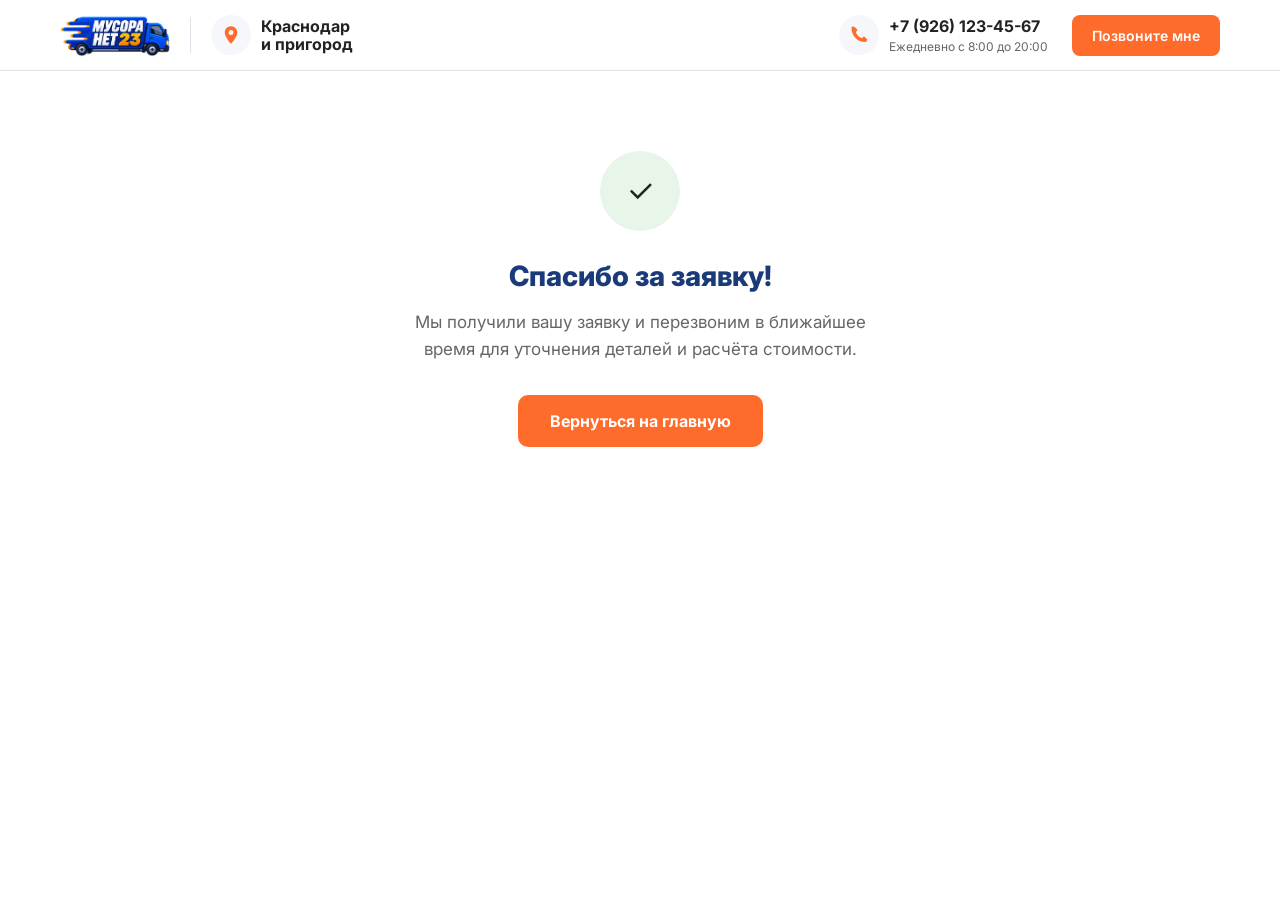
<file: thank-you.html>
<!DOCTYPE html>
<html lang="ru">
<head>
    <meta charset="UTF-8">
    <meta name="viewport" content="width=device-width, initial-scale=1.0">
    <title>Спасибо за заявку — Мусора Нет 23</title>
    <meta name="robots" content="noindex, nofollow">
    <link rel="stylesheet" href="./index.css">
    <link rel="stylesheet" href="service.css">
    <link href="https://fonts.googleapis.com/css2?family=Inter:wght@400;500;600;700;800;900&display=swap" rel="stylesheet">
</head>
<body>
    <header class="header">
        <div class="container header-inner">
            <div class="header-left">
                <a href="index.html" class="logo"><img src="assets/logo.webp" alt="Мусора Нет 23" class="logo-icon"></a>
                <div class="header-separator"></div>
                <div class="header-location"><div class="icon-badge"><svg width="20" height="20" viewBox="0 0 16 16" fill="none"><path d="M8 1C5.24 1 3 3.24 3 6c0 3.75 5 9 5 9s5-5.25 5-9c0-2.76-2.24-5-5-5zm0 7a2 2 0 110-4 2 2 0 010 4z" fill="#ff6b2b"/></svg></div><span>Краснодар<br>и пригород</span></div>
            </div>
            <div class="header-right">
                <div class="header-phone-block"><div class="icon-badge"><svg width="20" height="20" viewBox="0 0 16 16" fill="none"><path d="M3.5 1C2.67 1 2 1.67 2 2.5c0 6.08 4.92 11 11 11 .83 0 1.5-.67 1.5-1.5 0-.39-.15-.74-.4-1.01L12.5 9.5c-.28-.28-.73-.28-1.01 0l-1.09 1.09A8.05 8.05 0 015.41 5.6l1.09-1.09c.28-.28.28-.73 0-1.01L5.01 2A1.49 1.49 0 004 1.5 1.5 1.5 0 003.5 1z" fill="#ff6b2b"/></svg></div><div><a href="tel:+79261234567" class="header-phone">+7 (926) 123-45-67</a><span class="header-hours">Ежедневно с 8:00 до 20:00</span></div></div>
                <button class="burger" id="burgerBtn" aria-label="Меню"><span></span><span></span><span></span></button>
                <div class="header-actions">
                    <a href="javascript:void(0)" class="btn-call popup-trigger">Позвоните мне</a>
                </div>
            </div>
        </div>
    </header>
    <div style="padding:80px 0;text-align:center;">
        <div class="container">
            <div style="max-width:480px;margin:0 auto;">
                <div style="width:80px;height:80px;background:#e8f5e9;border-radius:50%;display:flex;align-items:center;justify-content:center;font-size:2rem;margin:0 auto 24px;">✓</div>
                <h1 style="font-size:28px;font-weight:800;color:var(--primary);margin-bottom:12px;">Спасибо за заявку!</h1>
                <p style="font-size:17px;color:var(--text-light);line-height:1.6;margin-bottom:32px;">Мы получили вашу заявку и перезвоним в ближайшее время для уточнения деталей и расчёта стоимости.</p>
                <a href="index.html" style="display:inline-block;padding:14px 32px;background:var(--accent);color:var(--white);border-radius:10px;font-size:16px;font-weight:700;text-decoration:none;">Вернуться на главную</a>
            </div>
        </div>
    </div>
</body>
</html>
</file>
<file: index.css>
/* ===== RESET & BASE ===== */
*, *::before, *::after {
    margin: 0;
    padding: 0;
    box-sizing: border-box;
}

:root {
    --primary: #1a3a7a;
    --primary-dark: #0f2555;
    --accent: #ff6b2b;
    --accent-hover: #e55a1b;
    --text: #222;
    --text-light: #666;
    --bg-light: #f5f7fa;
    --white: #fff;
    --border: #e0e4ea;
    --green: #25D366;
    --blue-tg: #0088cc;
    --radius: 12px;
    --shadow: 0 2px 12px rgba(0,0,0,0.08);
    --shadow-lg: 0 8px 30px rgba(0,0,0,0.12);
}

html {
    scroll-behavior: smooth;
}

body {
    font-family: 'Inter', -apple-system, BlinkMacSystemFont, sans-serif;
    color: var(--text);
    line-height: 1.5;
    background: var(--white);
}

a {
    text-decoration: none;
    color: inherit;
}

ul {
    list-style: none;
}

.container {
    max-width: 1200px;
    margin: 0 auto;
    padding: 0 20px;
}

/* ===== HEADER ===== */
.header {
    background: var(--white);
    border-bottom: 1px solid var(--border);
    padding: 10px 0;
    position: sticky;
    top: 0;
    z-index: 100;
}

.header-inner {
    display: flex;
    align-items: center;
    justify-content: space-between;
    gap: 20px;
}

.header-left {
    display: flex;
    align-items: center;
    gap: 20px;
    flex-shrink: 0;
}

.logo {
    display: flex;
    align-items: center;
    gap: 10px;
}

.logo-icon {
    width: 110px;
    height: 50px;
    border-radius: 12px;
    object-fit: contain;
}

.logo-text {
    display: flex;
    flex-direction: column;
    line-height: 1.2;
}

.logo-musora {
    font-size: 18px;
    font-weight: 700;
    color: var(--primary);
}

.logo-net {
    font-size: 18px;
    font-weight: 700;
    color: var(--accent);
}

.header-location {
    display: flex;
    align-items: center;
    gap: 10px;
}

.header-location span {
    font-size: 16px;
    font-weight: 700;
    color: var(--text);
    line-height: 1.15;
}

.header-separator {
    width: 1px;
    height: 36px;
    background: var(--border);
    flex-shrink: 0;
}

.icon-badge {
    width: 40px;
    height: 40px;
    flex-shrink: 0;
    display: flex;
    align-items: center;
    justify-content: center;
    background: var(--bg-light);
    border-radius: 50%;
}

.icon-badge svg {
    width: 20px;
    height: 20px;
}

.icon-badge--sm {
    width: 32px;
    height: 32px;
}

.icon-badge--sm svg {
    width: 16px;
    height: 16px;
}

.header-right {
    display: flex;
    align-items: center;
    gap: 24px;
    flex-shrink: 0;
}

.header-phone-block {
    display: flex;
    align-items: center;
    gap: 10px;
}

.header-phone {
    font-size: 16px;
    font-weight: 700;
    color: var(--text);
    display: block;
}

.header-phone:hover {
    color: var(--primary);
}

.header-hours {
    font-size: 12px;
    color: var(--text-light);
    display: block;
}

.header-actions {
    display: flex;
    align-items: center;
    gap: 8px;
}

.social-circle {
    width: 40px;
    height: 40px;
    flex-shrink: 0;
    display: flex;
    align-items: center;
    justify-content: center;
    background: var(--bg-light);
    border-radius: 50%;
    transition: background 0.2s, transform 0.2s;
}

.social-circle:hover {
    background: var(--border);
    transform: scale(1.1);
}

.btn-call {
    background: var(--accent);
    color: var(--white);
    padding: 10px 20px;
    border-radius: 8px;
    font-size: 14px;
    font-weight: 600;
    transition: background 0.2s;
    white-space: nowrap;
}

.btn-call:hover {
    background: var(--accent-hover);
}

/* ===== NAVIGATION ===== */
.nav {
    background: var(--primary);
    padding: 0;
    position: sticky;
    top: 70px;
    z-index: 99;
    overflow-x: auto;
    -webkit-overflow-scrolling: touch;
}

.nav::-webkit-scrollbar {
    display: none;
}

.nav-list {
    display: flex;
    align-items: center;
    gap: 0;
    min-width: max-content;
}

.nav-list li a {
    display: block;
    padding: 10px 16px;
    color: var(--white);
    font-size: 14px;
    font-weight: 500;
    transition: background 0.2s;
    white-space: nowrap;
}

.nav-list li a:hover {
    background: rgba(255,255,255,0.1);
}

/* ===== HERO ===== */
.hero {
    padding: 50px 0 60px;
    position: relative;
    overflow: hidden;
}

.hero-inner {
    display: flex;
    align-items: center;
    gap: 40px;
    position: relative;
}

.hero-inner::after {
    content: '';
    position: absolute;
    top: -50px;
    bottom: -60px;
    right: 0;
    left: 0;
    background: url('assets/main.webp') right center/auto 100% no-repeat;
    pointer-events: none;
    z-index: -1;
}

.hero-content {
    flex: 1;
    max-width: 520px;
}

.hero-title {
    font-size: 42px;
    font-weight: 900;
    color: var(--primary);
    line-height: 1.15;
    margin-bottom: 16px;
}

.hero-subtitle {
    font-size: 20px;
    font-weight: 700;
    color: var(--accent);
    margin-bottom: 24px;
    line-height: 1.4;
}

.hero-features {
    margin-bottom: 30px;
}

.hero-features li {
    display: flex;
    align-items: center;
    gap: 10px;
    font-size: 15px;
    font-weight: 500;
    margin-bottom: 10px;
    color: var(--text);
}

.hero-cta {
    display: flex;
    flex-direction: column;
    gap: 12px;
    max-width: 380px;
    background: var(--white);
    border-radius: 10px;
    box-shadow: var(--shadow);
    padding: 20px;
}

.hero-phone {
    display: flex;
    align-items: center;
    gap: 10px;
    font-size: 22px;
    font-weight: 700;
    color: var(--primary);
    white-space: nowrap;
}

.btn-primary {
    display: inline-block;
    background: var(--accent);
    color: var(--white);
    padding: 16px 32px;
    border-radius: 10px;
    font-size: 16px;
    font-weight: 700;
    text-align: center;
    border: none;
    cursor: pointer;
    transition: background 0.2s, transform 0.1s;
}

.btn-primary:hover {
    background: var(--accent-hover);
    transform: translateY(-1px);
}

.hero-cta .btn-primary {
    border-radius: 10px;
    padding: 14px 24px;
    width: 100%;
}

.hero-form {
    display: flex;
    flex-direction: column;
    gap: 10px;
    width: 100%;
}

.hero-form-input {
    width: 100%;
    padding: 14px 18px;
    border: 2px solid var(--border);
    border-radius: 10px;
    font-size: 16px;
    font-family: inherit;
    outline: none;
    transition: border-color 0.2s, box-shadow 0.2s;
    box-sizing: border-box;
}

.hero-form-input:focus {
    border-color: var(--primary);
    box-shadow: 0 0 0 3px rgba(26,58,122,0.12);
}

.hero-form-input::placeholder {
    color: #aaa;
}

.hero-form-btn {
    width: 100%;
    padding: 14px 24px;
    display: flex;
    flex-direction: column;
    align-items: center;
    gap: 2px;
    line-height: 1.2;
}

.hero-form-btn span {
    font-size: 16px;
    font-weight: 700;
}

.hero-form-btn small {
    font-size: 12px;
    font-weight: 500;
    opacity: 0.85;
}

.hero-form-privacy {
    font-size: 11px;
    color: #aaa;
    text-align: center;
    line-height: 1.4;
}

.hero-badge {
    position: absolute;
    bottom: 20px;
    right: 100px;
    background: var(--white);
    padding: 16px 24px;
    border-radius: var(--radius);
    box-shadow: var(--shadow-lg);
    display: flex;
    align-items: center;
    gap: 18px;
    min-width: 280px;
}

.hero-badge-text strong {
    display: block;
    font-size: 15px;
    color: var(--text);
}

.hero-badge-text span {
    display: block;
    font-size: 13px;
    color: var(--text-light);
    line-height: 1.2;
}

.hero-badge-text span + span {
    margin-top: 0;
}

/* ===== FEATURES ROW ===== */
.features-row {
    padding: 40px 0;
    background: var(--white);
}

.features-grid {
    display: grid;
    grid-template-columns: repeat(5, 1fr);
    gap: 20px;
}

.feature-card {
    display: flex;
    align-items: center;
    gap: 14px;
    padding: 20px;
    border: 1px solid var(--border);
    border-radius: var(--radius);
    transition: box-shadow 0.2s;
}

.feature-card:hover {
    box-shadow: var(--shadow);
}

.feature-icon {
    flex-shrink: 0;
}

.feature-text {
    display: flex;
    flex-direction: column;
}

.feature-text strong {
    font-size: 14px;
    font-weight: 700;
    color: var(--text);
    line-height: 1.3;
}

.feature-text span {
    font-size: 12px;
    color: var(--text-light);
}

/* ===== SERVICES ===== */
.services {
    padding: 50px 0;
    background: var(--bg-light);
}

.section-title {
    font-size: 28px;
    font-weight: 800;
    color: var(--primary);
    margin-bottom: 30px;
}

.services-list {
    display: flex;
    flex-direction: column;
    gap: 0;
    background: var(--white);
    border-radius: var(--radius);
    overflow: hidden;
    box-shadow: var(--shadow);
}

.service-item {
    display: flex;
    align-items: center;
    padding: 20px 24px;
    gap: 20px;
    border-bottom: 1px solid var(--border);
    transition: background 0.2s;
}

.service-item:last-child {
    border-bottom: none;
}

.service-item:hover {
    background: #fafbfd;
}

.service-img {
    flex-shrink: 0;
    width: 120px;
    height: 80px;
    border-radius: 8px;
    overflow: hidden;
}

.service-img-placeholder {
    width: 100%;
    height: 100%;
    border-radius: 8px;
}

.service-img-photo {
    width: 100%;
    height: 100%;
    object-fit: cover;
    border-radius: 8px;
}

.service-img-placeholder.construction {
    background: linear-gradient(135deg, #d4a574, #c4956a);
}

.service-img-placeholder.furniture {
    background: linear-gradient(135deg, #8B7355, #6B5340);
}

.service-img-placeholder.renovation {
    background: linear-gradient(135deg, #b0a890, #9a9080);
}

.service-img-placeholder.household {
    background: linear-gradient(135deg, #555, #333);
}

.service-img-placeholder.dacha {
    background: linear-gradient(135deg, #6B8E5A, #4a6e3a);
}

.service-img-placeholder.demolition {
    background: linear-gradient(135deg, #a0a0a0, #808080);
}

.service-info {
    flex: 1;
}

.service-info h3 {
    font-size: 16px;
    font-weight: 700;
    color: var(--text);
    margin-bottom: 4px;
}

.service-info p {
    font-size: 13px;
    color: var(--text-light);
    line-height: 1.4;
}

.service-price {
    font-size: 14px;
    color: var(--text-light);
    white-space: nowrap;
    flex-shrink: 0;
}

.service-price strong {
    font-size: 22px;
    font-weight: 800;
    color: var(--text);
}

.btn-order {
    display: inline-block;
    padding: 10px 28px;
    border: 2px solid var(--accent);
    color: var(--accent);
    border-radius: 8px;
    font-size: 14px;
    font-weight: 600;
    transition: all 0.2s;
    white-space: nowrap;
    flex-shrink: 0;
}

.btn-order:hover {
    background: var(--accent);
    color: var(--white);
}

/* ===== HOW IT WORKS ===== */
.how-it-works {
    padding: 50px 0;
    background: var(--white);
}

.steps-grid {
    display: flex;
    align-items: stretch;
    gap: 0;
    border: 1px solid var(--border);
    border-radius: var(--radius);
    overflow: hidden;
}

.step-item {
    flex: 1;
    display: flex;
    align-items: center;
    gap: 12px;
    padding: 20px 16px;
    background: var(--white);
}

.step-icon {
    flex-shrink: 0;
}

.step-content {
    display: flex;
    flex-direction: column;
    gap: 2px;
}

.step-content strong {
    font-size: 14px;
    font-weight: 700;
    color: var(--text);
}

.step-content span {
    font-size: 12px;
    color: var(--text-light);
    line-height: 1.3;
}

.step-arrow {
    display: flex;
    align-items: center;
    padding: 0 4px;
    flex-shrink: 0;
    color: var(--border);
}

/* ===== REVIEWS ===== */
.reviews {
    padding: 50px 0;
    background: var(--bg-light);
    overflow: hidden;
}

.reviews-slider {
    position: relative;
}

.reviews-top {
    margin-bottom: 24px;
}

.reviews-viewport {
    overflow: hidden;
    padding: 0 52px;
}

.reviews-track {
    display: flex;
    gap: 24px;
    transition: transform 0.4s ease;
}

.review-card {
    flex: 0 0 calc((100% - 48px) / 3);
    background: var(--white);
    padding: 24px;
    border-radius: var(--radius);
    box-shadow: var(--shadow);
    flex-shrink: 0;
}

.slider-arrow {
    position: absolute;
    top: 50%;
    transform: translateY(-50%);
    width: 44px;
    height: 44px;
    flex-shrink: 0;
    display: flex;
    align-items: center;
    justify-content: center;
    background: var(--white);
    border: 1px solid var(--border);
    border-radius: 50%;
    font-size: 24px;
    color: var(--primary);
    cursor: pointer;
    transition: background 0.2s, transform 0.2s;
    box-shadow: var(--shadow);
    z-index: 2;
}

.slider-prev {
    left: 8px;
}

.slider-next {
    right: 8px;
}

.slider-arrow:hover {
    background: var(--primary);
    color: var(--white);
}

.review-header {
    display: flex;
    align-items: center;
    gap: 12px;
    margin-bottom: 14px;
}

.review-avatar {
    flex-shrink: 0;
}

.avatar-placeholder {
    width: 48px;
    height: 48px;
    border-radius: 50%;
    display: flex;
    align-items: center;
    justify-content: center;
    font-size: 20px;
    font-weight: 700;
    color: var(--white);
}

.avatar-placeholder.male {
    background: #4a7fb5;
}

.avatar-placeholder.female {
    background: #c47fa5;
}

.review-author strong {
    display: block;
    font-size: 15px;
    font-weight: 700;
}

.review-stars {
    color: #ffa500;
    font-size: 14px;
    letter-spacing: 2px;
}

.review-text {
    font-size: 14px;
    color: var(--text);
    line-height: 1.6;
    margin-bottom: 12px;
}

.review-date {
    font-size: 13px;
    color: var(--text-light);
}

/* ===== CTA SECTION ===== */
.cta-section {
    padding: 50px 0;
    background: url('assets/forma.webp') center/cover no-repeat;
    position: relative;
}

.cta-section::before {
    content: '';
    position: absolute;
    inset: 0;
    background: rgba(255,255,255,0.75);
    z-index: 0;
}

.cta-section .container {
    position: relative;
    z-index: 1;
}

.cta-inner {
    display: flex;
    align-items: center;
    gap: 40px;
}

.cta-content {
    flex: 1;
}

.cta-content h2 {
    font-size: 32px;
    font-weight: 800;
    color: var(--primary);
    line-height: 1.2;
    margin-bottom: 24px;
}

.cta-form {
    display: flex;
    gap: 12px;
    margin-bottom: 12px;
    max-width: 480px;
}

.cta-input {
    flex: 1;
    padding: 16px 20px;
    border: 2px solid var(--border);
    border-radius: 10px;
    font-size: 15px;
    font-family: inherit;
    outline: none;
    transition: border-color 0.2s;
    background: var(--white);
}

.cta-input:focus {
    border-color: var(--primary);
}

.cta-input::placeholder {
    color: #aaa;
}

.cta-privacy {
    display: flex;
    align-items: center;
    gap: 6px;
    font-size: 12px;
    color: var(--text-light);
}

/* ===== AREAS ===== */
.areas-section {
    padding: 50px 0;
    background: var(--white);
}

/* Map wrapper — holds Leaflet + overlays */
.map-wrapper {
    position: relative;
    width: 100%;
    height: 400px;
    border-radius: var(--radius);
    overflow: hidden;
    margin-bottom: 30px;
    box-shadow: 0 4px 24px rgba(0,0,0,0.08);
}

.map-wrapper iframe {
    width: 100%;
    height: 100%;
    border: none;
    display: block;
}

/* Fade overlay during map switch */
.map-fade {
    position: absolute;
    inset: 0;
    background: rgba(255,255,255,0.85);
    z-index: 500;
    opacity: 0;
    pointer-events: none;
    transition: opacity 0.3s ease;
}

.map-fade.active {
    opacity: 1;
    pointer-events: auto;
}

/* Popup card */
.map-popup {
    position: absolute;
    top: 16px;
    left: 16px;
    z-index: 600;
    background: var(--white);
    border-radius: 12px;
    padding: 14px 20px;
    box-shadow: 0 4px 20px rgba(0,0,0,0.12);
    transform: translateY(0);
    opacity: 1;
    transition: transform 0.35s cubic-bezier(0.34,1.56,0.64,1), opacity 0.25s ease;
    min-width: 200px;
}

.map-popup.hide {
    transform: translateY(-12px);
    opacity: 0;
}

.popup-city {
    display: flex;
    align-items: center;
    gap: 6px;
    font-size: 16px;
    font-weight: 700;
    color: var(--text);
    margin-bottom: 4px;
}

.popup-desc {
    font-size: 13px;
    color: var(--text-light);
    line-height: 1.4;
}

/* Area dropdown */
.area-select {
    width: 100%;
    padding: 14px 20px;
    border: 2px solid var(--border);
    border-radius: 10px;
    background: var(--white);
    font-size: 15px;
    font-weight: 600;
    color: var(--text);
    font-family: inherit;
    cursor: pointer;
    appearance: none;
    -webkit-appearance: none;
    background-image: url("data:image/svg+xml,%3Csvg width='12' height='8' viewBox='0 0 12 8' fill='none' xmlns='http://www.w3.org/2000/svg'%3E%3Cpath d='M1 1.5L6 6.5L11 1.5' stroke='%231a3a7a' stroke-width='2' stroke-linecap='round' stroke-linejoin='round'/%3E%3C/svg%3E");
    background-repeat: no-repeat;
    background-position: right 16px center;
    padding-right: 44px;
    transition: border-color 0.2s, box-shadow 0.2s;
}

.area-select:hover {
    border-color: var(--primary);
}

.area-select:focus {
    outline: none;
    border-color: var(--primary);
    box-shadow: 0 0 0 3px rgba(26,58,122,0.12);
}

/* ===== FOOTER ===== */
.footer {
    background: var(--primary);
    color: var(--white);
    padding: 30px 0 0;
}

.footer-inner {
    display: flex;
    align-items: center;
    justify-content: space-between;
    padding: 0 20px;
    padding-bottom: 30px;
    gap: 20px;
}

.footer-left {
    display: flex;
    align-items: center;
    gap: 16px;
}

.footer-right {
    display: flex;
    align-items: center;
    gap: 20px;
    padding-bottom: 10px;
}

.footer-socials {
    display: flex;
    align-items: center;
    gap: 12px;
}

.footer .logo-musora {
    color: var(--white);
}

.footer .logo-net {
    color: var(--accent);
}

.footer-location {
    display: flex;
    align-items: center;
    gap: 10px;
    font-size: 14px;
    font-weight: 700;
    line-height: 1.3;
}

.footer .icon-badge {
    width: 40px;
    height: 40px;
    background: rgba(255,255,255,0.1);
    border: 1px solid rgba(255,255,255,0.2);
}

.footer .social-circle {
    background: rgba(255,255,255,0.1);
    border: 1px solid rgba(255,255,255,0.2);
}

.footer .social-circle:hover {
    background: rgba(255,255,255,0.2);
}

.footer-phone-block {
    display: flex;
    align-items: center;
    gap: 10px;
}

.footer-phone {
    font-size: 16px;
    font-weight: 700;
    color: var(--white);
    display: block;
}

.footer-phone:hover {
    opacity: 0.8;
}

.footer-hours {
    font-size: 12px;
    color: rgba(255,255,255,0.7);
    display: block;
}

.footer .btn-call {
    display: inline-block;
    padding: 12px 24px;
    background: var(--white);
    color: var(--primary);
    font-size: 14px;
    font-weight: 600;
    border-radius: 8px;
    text-decoration: none;
    transition: opacity 0.2s;
}

.footer .btn-call:hover {
    opacity: 0.9;
}

.footer-bottom {
    border-top: 1px solid rgba(255,255,255,0.15);
    padding: 16px 0;
}

.footer-bottom-inner {
    display: flex;
    align-items: center;
    justify-content: space-between;
    font-size: 13px;
    color: rgba(255,255,255,0.6);
}

.footer-links {
    display: flex;
    gap: 24px;
}

.footer-links a {
    color: rgba(255,255,255,0.6);
    transition: color 0.2s;
}

.footer-links a:hover {
    color: var(--white);
}

/* ===== BURGER BUTTON ===== */
.burger {
    display: none;
    width: 44px;
    height: 44px;
    flex-shrink: 0;
    flex-direction: column;
    align-items: center;
    justify-content: center;
    background: var(--white);
    border: 1px solid var(--border);
    border-radius: 8px;
    cursor: pointer;
    gap: 4px;
    padding: 0;
}

.burger span {
    display: block;
    width: 18px;
    height: 2px;
    background: var(--primary);
    border-radius: 2px;
    transition: all 0.3s;
}

.burger.active span:nth-child(1) {
    transform: translateY(7px) rotate(45deg);
}

.burger.active span:nth-child(2) {
    opacity: 0;
}

.burger.active span:nth-child(3) {
    transform: translateY(-7px) rotate(-45deg);
}

/* ===== MOBILE OVERLAY ===== */
.mobile-overlay {
    display: none;
    position: fixed;
    inset: 0;
    background: rgba(0,0,0,0.5);
    z-index: 999;
    opacity: 0;
    transition: opacity 0.3s;
}

.mobile-overlay.active {
    display: block;
    opacity: 1;
}

/* ===== MOBILE MENU ===== */
.mobile-menu {
    display: none;
    position: fixed;
    top: 0;
    right: 0;
    width: 100%;
    height: 100vh;
    height: 100dvh;
    background: var(--white);
    z-index: 1000;
    flex-direction: column;
    transform: translateX(100%);
    transition: transform 0.3s ease;
    overflow-y: auto;
}

.mobile-menu.active {
    display: flex;
    transform: translateX(0);
}

@keyframes slideIn {
    from {
        transform: translateX(100%);
    }
    to {
        transform: translateX(0);
    }
}

.mobile-menu.active {
    animation: slideIn 0.3s ease forwards;
}

.mobile-menu-header {
    display: flex;
    align-items: center;
    justify-content: space-between;
    padding: 16px 20px;
    border-bottom: 1px solid var(--border);
}

.mobile-menu .logo-icon {
    width: 90px;
    height: 56px;
}

.mobile-menu-close {
    width: 36px;
    height: 36px;
    background: none;
    border: none;
    cursor: pointer;
    display: flex;
    align-items: center;
    justify-content: center;
    border-radius: 50%;
    transition: background 0.2s;
}

.mobile-menu-close:hover {
    background: var(--bg-light);
}

.mobile-nav {
    display: flex;
    flex-direction: column;
    padding: 4px 0;
}

.mobile-nav a {
    display: block;
    padding: 12px 20px;
    font-size: 15px;
    font-weight: 500;
    color: var(--text);
    border-bottom: 1px solid var(--border);
    transition: background 0.2s;
}

.mobile-nav a:hover {
    background: var(--bg-light);
}

.mobile-menu-footer {
    margin-top: auto;
    padding: 16px 20px;
    border-top: 1px solid var(--border);
    background: var(--bg-light);
}

.mobile-menu-location {
    display: flex;
    align-items: center;
    gap: 10px;
    margin-bottom: 12px;
    font-size: 16px;
    font-weight: 700;
    color: var(--text);
}

.mobile-menu-location .icon-badge {
    background: var(--white);
}

.mobile-menu-phone-block {
    display: flex;
    align-items: center;
    gap: 10px;
    margin-bottom: 12px;
}

.mobile-menu-phone-block .icon-badge {
    background: var(--white);
}

.mobile-menu-phone {
    display: block;
    font-size: 16px;
    font-weight: 700;
    color: var(--text);
    margin-bottom: 2px;
}

.mobile-menu-hours {
    display: block;
    font-size: 12px;
    color: var(--text-light);
}

.mobile-menu-socials {
    display: flex;
    gap: 20px;
}

.mobile-menu-socials .social-link {
    display: flex;
    align-items: center;
    gap: 6px;
    font-size: 14px;
    font-weight: 500;
    color: var(--text);
    transition: opacity 0.2s;
}

.mobile-menu-socials .social-link:hover {
    opacity: 0.7;
}

/* ===== MOBILE STICKY CALL BUTTON ===== */
.mobile-sticky-call {
    display: none;
    position: fixed;
    bottom: 0;
    left: 0;
    right: 0;
    z-index: 998;
    padding: 10px 16px;
    padding-bottom: calc(10px + env(safe-area-inset-bottom, 0px));
    background: var(--white);
    border-top: 1px solid var(--border);
    box-shadow: 0 -2px 12px rgba(0,0,0,0.08);
}

.mobile-sticky-btn {
    display: flex;
    align-items: center;
    justify-content: center;
    gap: 10px;
    width: 100%;
    padding: 16px;
    background: var(--accent);
    color: var(--white);
    border-radius: 12px;
    font-size: 16px;
    font-weight: 700;
    transition: background 0.2s;
}

.mobile-sticky-btn:hover {
    background: var(--accent-hover);
}

/* ===== SCROLLBAR MOBILE MENU ===== */
.mobile-menu::-webkit-scrollbar {
    width: 4px;
}

.mobile-menu::-webkit-scrollbar-track {
    background: transparent;
}

.mobile-menu::-webkit-scrollbar-thumb {
    background: var(--border);
    border-radius: 2px;
}

/* ===== SAFE AREA IOS ===== */
@supports (padding-bottom: env(safe-area-inset-bottom)) {
    .mobile-sticky-call {
        padding-bottom: calc(10px + env(safe-area-inset-bottom));
    }

    .mobile-menu {
        padding-bottom: env(safe-area-inset-bottom);
    }
}

/* ===== RESPONSIVE ===== */
@media (max-width: 1024px) {
    .features-grid {
        grid-template-columns: repeat(2, 1fr);
    }

    .hero-title {
        font-size: 34px;
    }

    .hero-subtitle {
        font-size: 18px;
    }

    .hero-badge {
        right: 40px;
    }

    .step-item {
        flex: 0 0 calc(50% - 12px);
    }

    .service-item {
        flex: 1 1 calc(50% - 12px);
    }

    .review-card {
        flex: 0 0 calc((100% - 24px) / 2);
    }

    .step-item {
        flex: 1 1 calc(50% - 1px);
    }

    .hero-inner::after {
        opacity: 0.3;
    }
}

@media (max-width: 900px) {
    .header-location,
    .header-separator {
        display: none;
    }

    .header-right .header-actions {
        display: none;
    }

    .burger {
        display: flex;
    }

    .nav {
        display: none;
    }

    .footer-location {
        display: none;
    }

    .footer-left .header-separator {
        display: none;
    }

    .footer .btn-call {
        display: none;
    }
}

@media (max-width: 768px) {
    .container {
        max-width: 100%;
        padding: 0 16px;
    }

    .mobile-sticky-call {
        display: block;
    }

    .hero {
        padding: 30px 0 40px;
    }

    .hero-inner {
        flex-direction: column;
        text-align: left;
        gap: 24px;
    }

    .hero-inner::after {
        opacity: 0.25;
    }

    .hero-content {
        max-width: 100%;
        width: 100%;
        order: 1;
    }

    .hero-title {
        font-size: 28px;
    }

    .hero-subtitle {
        font-size: 16px;
    }

    .hero-features {
        text-align: left;
    }

    .hero-features li {
        justify-content: flex-start;
    }

    .hero-cta {
        max-width: 100%;
        align-items: stretch;
    }

    .hero-badge {
        position: static;
        margin-top: 12px;
        min-width: auto;
    }

    .features-grid {
        grid-template-columns: repeat(2, 1fr);
        gap: 12px;
    }

    .feature-card {
        padding: 16px;
    }

    .service-item {
        flex-wrap: wrap;
        padding: 16px;
        gap: 12px;
    }

    .service-img {
        width: 100%;
        height: 140px;
    }

    .service-info {
        width: 100%;
    }

    .service-price {
        width: 100%;
        font-size: 16px;
    }

    .service-price strong {
        font-size: 24px;
    }

    .btn-order {
        width: 100%;
        text-align: center;
        padding: 14px 28px;
    }

    .steps-grid {
        flex-direction: column;
        border: none;
        border-radius: 0;
        gap: 12px;
    }

    .step-item {
        padding: 16px;
        border-radius: var(--radius);
        border: 1px solid var(--border);
    }

    .step-arrow {
        display: none;
    }

    .cta-inner {
        flex-direction: column;
        text-align: center;
        gap: 24px;
    }

    .cta-content h2 {
        font-size: 26px;
    }

    .cta-form {
        flex-direction: column;
    }

    .cta-privacy {
        justify-content: center;
    }

    .cta-image {
        width: 100%;
        height: 220px;
    }

    .footer-inner {
        flex-direction: column;
        text-align: center;
        gap: 20px;
        padding: 20px 16px;
    }

    .footer-left {
        flex-direction: column;
        align-items: center;
        gap: 12px;
    }

    .footer-left .header-separator {
        display: none;
    }

    .footer-right {
        flex-direction: column;
        align-items: center;
        gap: 14px;
    }

    .footer .btn-call {
        width: 100%;
        max-width: 280px;
        text-align: center;
    }

    .footer-bottom-inner {
        flex-direction: column;
        gap: 8px;
        text-align: center;
    }

    .footer-links {
        flex-direction: column;
        gap: 8px;
    }

    body {
        padding-bottom: 80px;
    }
}

@media (max-width: 768px) {
    .header-inner {
        flex-wrap: wrap;
    }

    .logo-icon {
        width: 95px;
        height: 60px;
    }

    .header-phone {
        font-size: 15px;
    }

    .icon-badge {
        width: 36px;
        height: 36px;
    }

    .icon-badge svg {
        width: 18px;
        height: 18px;
    }

    .nav-list {
        flex-wrap: wrap;
        justify-content: center;
    }

    .nav-list li a {
        padding: 10px 14px;
        font-size: 13px;
    }

    .hero-inner {
        flex-direction: column;
        text-align: left;
    }

    .hero-badge {
        display: none;
    }

    .hero-inner::after {
        opacity: 0.25;
    }

    .hero-content {
        max-width: 100%;
    }

    .hero-features li {
        justify-content: flex-start;
    }

    .hero-cta {
        max-width: 100%;
        align-items: stretch;
    }

    .features-grid {
        grid-template-columns: repeat(2, 1fr);
    }

    .service-item {
        flex-wrap: wrap;
    }

    .step-item {
        padding: 14px 12px;
        border-radius: var(--radius);
        border: 1px solid var(--border);
    }

    .review-card {
        flex: 0 0 100%;
    }

    .slider-arrow {
        width: 36px;
        height: 36px;
        font-size: 20px;
    }

    .cta-inner {
        flex-direction: column;
        text-align: center;
    }

    .cta-form {
        flex-direction: column;
    }

    .footer-inner {
        flex-direction: column;
        text-align: center;
    }

    .footer-left,
    .footer-right {
        justify-content: center;
    }

    .footer-bottom-inner {
        flex-direction: column;
        gap: 8px;
        text-align: center;
    }
}

@media (max-width: 600px) {
    .container {
        padding: 0 16px;
    }

    .hero-title {
        font-size: 26px;
    }

    .hero-subtitle {
        font-size: 16px;
    }

    .hero-features li {
        font-size: 14px;
    }

    .section-title {
        font-size: 24px;
        margin-bottom: 20px;
    }

    .features-grid {
        grid-template-columns: 1fr;
    }

    .feature-card {
        padding: 14px 16px;
    }

    .step-item {
        padding: 12px;
    }

    .map-wrapper {
        height: 300px;
    }

    .map-popup {
        top: 10px;
        left: 10px;
        padding: 10px 14px;
        min-width: 160px;
    }

    .popup-city {
        font-size: 14px;
    }

    .popup-desc {
        font-size: 12px;
    }

    .cta-content h2 {
        font-size: 22px;
    }

    .logo-text {
        font-size: 14px;
    }

    .logo-musora,
    .logo-net {
        font-size: 16px;
    }
}

@media (max-width: 480px) {
    .logo-icon {
        width: 80px;
        height: 52px;
    }

    .header-phone {
        font-size: 14px;
    }

    .hero-title {
        font-size: 28px;
    }

    .header-right {
        gap: 8px;
    }

    .btn-call {
        padding: 0 14px;
        font-size: 13px;
    }
}

@media (max-width: 380px) {
    .hero-title {
        font-size: 24px;
    }

    .hero-title {
        min-height: 44px;
    }

    .nav-list li a {
        min-height: 44px;
        display: flex;
        align-items: center;
    }

    .mobile-nav a {
        min-height: 48px;
        display: flex;
        align-items: center;
    }
}

/* ===== TOUCH DEVICES ===== */
@media (hover: none) and (pointer: coarse) {
    .btn-order,
    .btn-primary,
    .btn-call,
    .mobile-sticky-btn,
    .burger,
    .mobile-menu-close {
        min-height: 44px;
    }
}
</file>
<file: service.css>
/* =============================================
   SERVICE LANDING PAGE STYLES
   Full landing page design
   ============================================= */

/* Hero — light style matching main page */
.service-hero {
    padding: 60px 0 70px;
    position: relative;
    overflow: hidden;
}

.service-hero::after {
    content: '';
    position: absolute;
    inset: 0;
    background: url('assets/main.webp') center/cover no-repeat;
    pointer-events: none;
    z-index: -2;
}

.service-hero::before {
    content: '';
    position: absolute;
    inset: 0;
    background: rgba(255,255,255,0.6);
    pointer-events: none;
    z-index: -1;
}

/* Per-service hero backgrounds */
.hero-bitovoi::after   { background-image: url('assets/bitovoi-musor.webp'); }
.hero-demontazh::after  { background-image: url('assets/demontaz.webp'); }
.hero-posle-remonta::after { background-image: url('assets/posle-remonta.webp'); }
.hero-s-dachi::after   { background-image: url('assets/s-dachi.webp'); }
.hero-staraya-mebel::after { background-image: url('assets/staraia-mebel.webp'); }
.hero-stroitelniy::after  { background-image: url('assets/stroitelnii-musor.webp'); }

/* Kill main page hero-inner::after on service pages */
.service-hero .hero-inner::after { display: none; }

.service-hero .hero-badge-text strong {
    font-size: 20px;
    color: var(--accent);
}

.service-hero .hero-badge-text span {
    font-size: 13px;
    color: var(--text-light);
}

.service-hero .hero-badge {
    min-width: 220px;
}

/* ===== HOW IT WORKS ===== */
.service-how {
    padding: 60px 0;
    background: var(--white);
}

.service-how h2 {
    font-size: 30px;
    font-weight: 800;
    color: var(--primary);
    text-align: center;
    margin-bottom: 40px;
}

.how-steps {
    display: grid;
    grid-template-columns: repeat(3, 1fr);
    gap: 32px;
}

.how-step {
    text-align: center;
    padding: 32px 24px;
}

.how-step-icon {
    width: 64px;
    height: 64px;
    background: var(--bg-light);
    border-radius: 50%;
    display: flex;
    align-items: center;
    justify-content: center;
    margin: 0 auto 20px;
}

.how-step-num {
    width: 64px;
    height: 64px;
    background: var(--primary);
    border-radius: 50%;
    display: flex;
    align-items: center;
    justify-content: center;
    margin: 0 auto 20px;
    font-size: 24px;
    font-weight: 800;
    color: var(--white);
}

.how-step h3 {
    font-size: 18px;
    font-weight: 700;
    color: var(--text);
    margin-bottom: 8px;
}

.how-step p {
    font-size: 15px;
    color: var(--text-light);
    line-height: 1.5;
}

/* ===== BENEFITS ===== */
.service-benefits {
    padding: 60px 0;
    background: var(--bg-light);
}

.service-benefits h2 {
    font-size: 30px;
    font-weight: 800;
    color: var(--primary);
    text-align: center;
    margin-bottom: 40px;
}

.benefits-grid {
    display: grid;
    grid-template-columns: repeat(4, 1fr);
    gap: 24px;
}

.benefit-card {
    background: var(--white);
    border-radius: var(--radius);
    padding: 28px 24px;
    text-align: center;
    box-shadow: var(--shadow);
    transition: transform 0.2s;
}

.benefit-card:hover {
    transform: translateY(-4px);
}

.benefit-icon {
    width: 56px;
    height: 56px;
    background: rgba(26,58,122,0.08);
    border-radius: 14px;
    display: flex;
    align-items: center;
    justify-content: center;
    margin: 0 auto 16px;
}

.benefit-card h3 {
    font-size: 16px;
    font-weight: 700;
    color: var(--text);
    margin-bottom: 8px;
}

.benefit-card p {
    font-size: 14px;
    color: var(--text-light);
    line-height: 1.5;
}

/* ===== FORM SECTION ===== */
.service-form-section {
    padding: 60px 0;
    background: url('assets/forma.webp') center/cover no-repeat;
    position: relative;
}

.service-form-section::before {
    content: '';
    position: absolute;
    inset: 0;
    background: linear-gradient(135deg, rgba(15,37,85,0.88) 0%, rgba(26,58,122,0.82) 100%);
    z-index: 0;
}

.service-form-section .container {
    position: relative;
    z-index: 1;
}

.service-form-card {
    background: var(--white);
    border-radius: var(--radius);
    padding: 44px 48px;
    max-width: 740px;
    margin: 0 auto;
    box-shadow: 0 8px 40px rgba(0,0,0,0.2);
}

.service-form-card h2 {
    font-size: 28px;
    font-weight: 800;
    color: var(--primary);
    margin-bottom: 8px;
    text-align: center;
}

.service-form-card .form-subtitle {
    font-size: 15px;
    color: var(--text-light);
    text-align: center;
    margin-bottom: 28px;
}

.service-form-grid {
    display: grid;
    grid-template-columns: 1fr 1fr;
    gap: 14px;
}

.service-form-grid .form-group {
    display: flex;
    flex-direction: column;
}

.service-form-grid .form-group.full {
    grid-column: 1 / -1;
}

.service-form-grid label {
    font-size: 14px;
    font-weight: 600;
    color: var(--text);
    margin-bottom: 6px;
}

.service-form-grid input,
.service-form-grid select,
.service-form-grid textarea {
    padding: 14px 18px;
    border: 2px solid var(--border);
    border-radius: 10px;
    font-size: 15px;
    font-family: inherit;
    outline: none;
    transition: border-color 0.2s, box-shadow 0.2s;
    box-sizing: border-box;
    background: var(--white);
}

.service-form-grid input:focus,
.service-form-grid select:focus,
.service-form-grid textarea:focus {
    border-color: var(--primary);
    box-shadow: 0 0 0 3px rgba(26,58,122,0.12);
}

.service-form-grid input::placeholder,
.service-form-grid textarea::placeholder {
    color: #aaa;
}

.service-form-grid select {
    cursor: pointer;
    appearance: none;
    -webkit-appearance: none;
    background-image: url("data:image/svg+xml,%3Csvg width='12' height='8' viewBox='0 0 12 8' fill='none' xmlns='http://www.w3.org/2000/svg'%3E%3Cpath d='M1 1.5L6 6.5L11 1.5' stroke='%231a3a7a' stroke-width='2' stroke-linecap='round' stroke-linejoin='round'/%3E%3C/svg%3E");
    background-repeat: no-repeat;
    background-position: right 16px center;
    padding-right: 44px;
}

.service-form-grid textarea {
    resize: vertical;
    min-height: 100px;
}

.service-form-grid .btn-submit {
    grid-column: 1 / -1;
    padding: 16px 32px;
    background: var(--accent);
    color: var(--white);
    border: none;
    border-radius: 10px;
    font-size: 16px;
    font-weight: 700;
    cursor: pointer;
    transition: background 0.2s, transform 0.1s;
    font-family: inherit;
    margin-top: 4px;
}

.service-form-grid .btn-submit:hover {
    background: var(--accent-hover);
    transform: translateY(-1px);
}

.form-privacy {
    font-size: 12px;
    color: var(--text-light);
    text-align: center;
    margin-top: 12px;
    grid-column: 1 / -1;
    display: flex;
    align-items: center;
    justify-content: center;
    gap: 6px;
}

/* ===== FAQ ===== */
.service-faq {
    padding: 60px 0;
    background: var(--bg-light);
}

.service-faq h2 {
    font-size: 30px;
    font-weight: 800;
    color: var(--primary);
    text-align: center;
    margin-bottom: 36px;
}

.faq-list {
    max-width: 740px;
    margin: 0 auto;
}

.faq-item {
    background: var(--white);
    border-radius: var(--radius);
    margin-bottom: 12px;
    box-shadow: var(--shadow);
    overflow: hidden;
}

.faq-question {
    width: 100%;
    display: flex;
    align-items: center;
    justify-content: space-between;
    padding: 20px 24px;
    background: none;
    border: none;
    cursor: pointer;
    font-size: 16px;
    font-weight: 600;
    color: var(--text);
    font-family: inherit;
    text-align: left;
    gap: 12px;
}

.faq-question:hover {
    color: var(--primary);
}

.faq-arrow {
    flex-shrink: 0;
    width: 20px;
    height: 20px;
    transition: transform 0.3s;
}

.faq-item.active .faq-arrow {
    transform: rotate(180deg);
}

.faq-answer {
    max-height: 0;
    overflow: hidden;
    transition: max-height 0.3s ease;
}

.faq-answer-inner {
    padding: 0 24px 20px;
    font-size: 15px;
    color: var(--text-light);
    line-height: 1.6;
}

.faq-item.active .faq-answer {
    max-height: 300px;
}

/* ===== OTHER SERVICES ===== */
.other-services {
    padding: 60px 0;
    background: var(--white);
}

.other-services h2 {
    font-size: 30px;
    font-weight: 800;
    color: var(--primary);
    text-align: center;
    margin-bottom: 32px;
}

/* ===== RESPONSIVE ===== */
@media (max-width: 1024px) {
    .benefits-grid {
        grid-template-columns: repeat(2, 1fr);
    }
    .how-steps {
        gap: 20px;
    }
}

@media (max-width: 900px) {
    .service-hero {
        padding: 50px 0 60px;
    }
    .service-hero .hero-title {
        font-size: 32px;
    }
    .benefits-grid {
        grid-template-columns: repeat(2, 1fr);
    }
    .service-form-card {
        padding: 36px 32px;
    }
    .how-steps {
        grid-template-columns: repeat(3, 1fr);
        gap: 16px;
    }
    .how-step {
        padding: 24px 16px;
    }
}

@media (max-width: 768px) {
    .service-hero {
        padding: 40px 0 50px;
    }
    .service-hero .hero-title {
        font-size: 28px;
    }
    .service-hero .hero-subtitle {
        font-size: 16px;
    }
    .service-hero .hero-badge {
        position: static;
        margin-top: 12px;
        min-width: auto;
    }
    .how-steps {
        grid-template-columns: 1fr;
        gap: 0;
    }
    .how-step {
        padding: 20px 16px;
    }
    .benefits-grid {
        grid-template-columns: repeat(2, 1fr);
        gap: 16px;
    }
    .service-form-card {
        padding: 28px 20px;
    }
    .service-form-card h2 {
        font-size: 24px;
    }
    .service-form-grid {
        grid-template-columns: 1fr;
    }
    .service-form-grid .form-group.full {
        grid-column: auto;
    }
    .service-form-grid .btn-submit {
        grid-column: auto;
    }
    .form-privacy {
        grid-column: auto;
    }
    .service-faq h2,
    .other-services h2 {
        font-size: 24px;
    }
    .faq-question {
        padding: 16px 20px;
        font-size: 15px;
    }
    .faq-answer-inner {
        padding: 0 20px 16px;
        font-size: 14px;
    }
    .popup-form {
        padding: 28px 20px;
    }
    .popup-form h3 {
        font-size: 20px;
    }
}

@media (max-width: 600px) {
    .service-hero {
        padding: 36px 0 44px;
    }
    .service-hero .hero-title {
        font-size: 26px;
    }
    .service-hero .hero-features li {
        font-size: 14px;
    }
    .benefits-grid {
        grid-template-columns: 1fr;
    }
    .benefit-card {
        padding: 20px 16px;
    }
    .service-form-card h2 {
        font-size: 22px;
    }
    .service-form-card .form-subtitle {
        font-size: 13px;
    }
    .service-faq h2,
    .other-services h2 {
        font-size: 22px;
    }
}

@media (max-width: 480px) {
    .service-hero .hero-title {
        font-size: 24px;
    }
    .service-hero .hero-cta {
        flex-direction: column;
        align-items: stretch;
    }
    .service-hero .hero-cta .btn-primary {
        text-align: center;
    }
    .how-step h3 {
        font-size: 16px;
    }
    .how-step p {
        font-size: 13px;
    }
}

/* =============================================
   POPUP CALLBACK FORM
   ============================================= */
.popup-overlay {
    position: fixed;
    inset: 0;
    background: rgba(0,0,0,0.5);
    z-index: 10000;
    display: flex;
    align-items: center;
    justify-content: center;
    opacity: 0;
    visibility: hidden;
    transition: opacity 0.3s, visibility 0.3s;
    padding: 20px;
}

.popup-overlay.active {
    opacity: 1;
    visibility: visible;
}

.popup-form {
    background: var(--white);
    border-radius: var(--radius);
    padding: 36px 32px;
    max-width: 420px;
    width: 100%;
    position: relative;
    box-shadow: var(--shadow-lg);
    transform: translateY(20px);
    transition: transform 0.3s;
}

.popup-overlay.active .popup-form {
    transform: translateY(0);
}

.popup-close {
    position: absolute;
    top: 12px;
    right: 16px;
    width: 32px;
    height: 32px;
    border: none;
    background: none;
    font-size: 1.5rem;
    cursor: pointer;
    color: #999;
    display: flex;
    align-items: center;
    justify-content: center;
    border-radius: 50%;
}

.popup-close:hover {
    background: var(--bg-light);
    color: var(--text);
}

.popup-form h3 {
    font-size: 22px;
    font-weight: 800;
    color: var(--primary);
    margin-bottom: 6px;
    text-align: center;
}

.popup-form .popup-subtitle {
    font-size: 14px;
    color: var(--text-light);
    text-align: center;
    margin-bottom: 24px;
}

.popup-form .form-group {
    margin-bottom: 16px;
}

.popup-form label {
    display: block;
    font-size: 14px;
    font-weight: 600;
    color: var(--text);
    margin-bottom: 6px;
}

.popup-form input {
    width: 100%;
    padding: 14px 18px;
    border: 2px solid var(--border);
    border-radius: 10px;
    font-size: 15px;
    font-family: inherit;
    outline: none;
    transition: border-color 0.2s, box-shadow 0.2s;
    box-sizing: border-box;
}

.popup-form input:focus {
    border-color: var(--primary);
    box-shadow: 0 0 0 3px rgba(26,58,122,0.12);
}

.popup-form .btn-submit {
    width: 100%;
    padding: 14px;
    background: var(--accent);
    color: var(--white);
    border: none;
    border-radius: 10px;
    font-size: 16px;
    font-weight: 700;
    cursor: pointer;
    transition: background 0.2s, transform 0.1s;
    font-family: inherit;
    margin-top: 8px;
}

.popup-form .btn-submit:hover {
    background: var(--accent-hover);
    transform: translateY(-1px);
}

.popup-form .popup-privacy {
    font-size: 12px;
    color: var(--text-light);
    text-align: center;
    margin-top: 12px;
}

.popup-success {
    text-align: center;
    padding: 20px 0;
    display: none;
}

.popup-success.show {
    display: block;
}

.popup-success-icon {
    width: 60px;
    height: 60px;
    background: #e8f5e9;
    border-radius: 50%;
    display: flex;
    align-items: center;
    justify-content: center;
    font-size: 1.5rem;
    margin: 0 auto 16px;
}

.popup-success h3 {
    color: #2e7d32;
    margin-bottom: 8px;
}

.popup-success p {
    color: var(--text-light);
    font-size: 14px;
}
</file>
